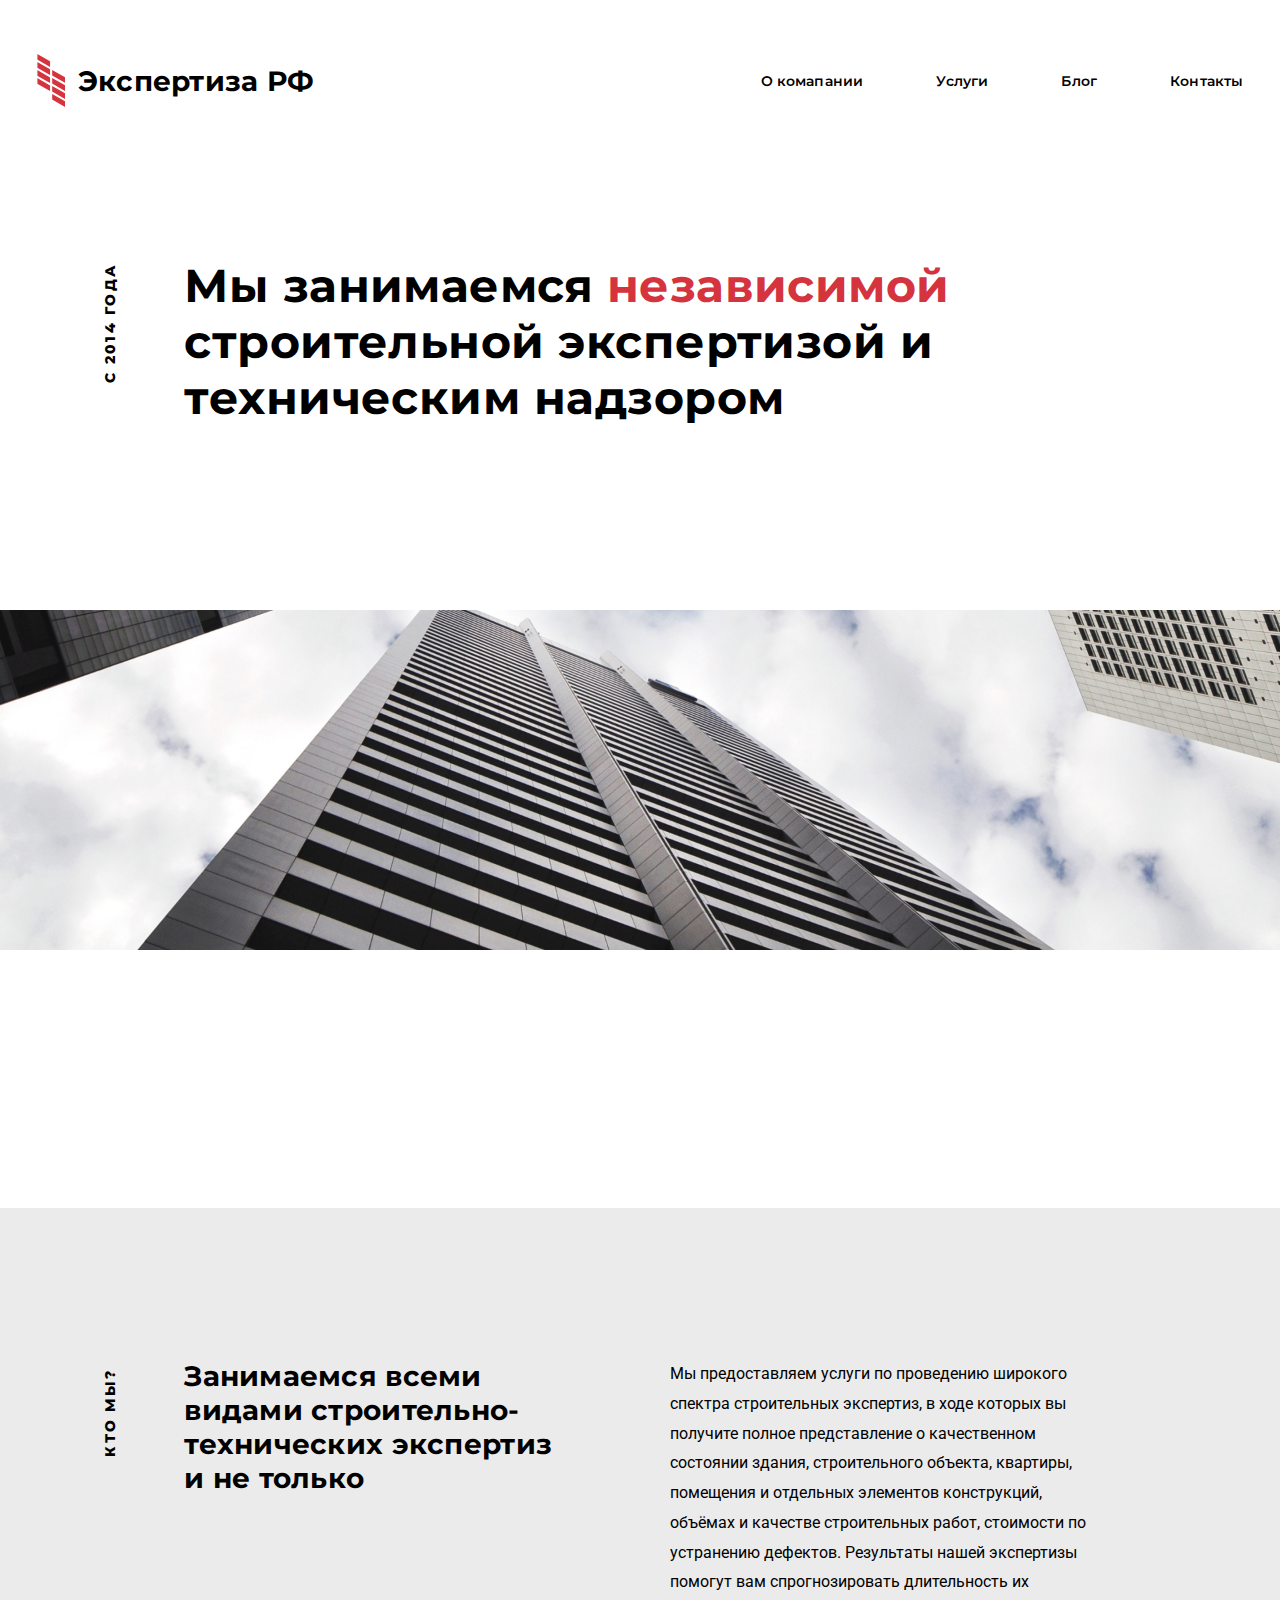
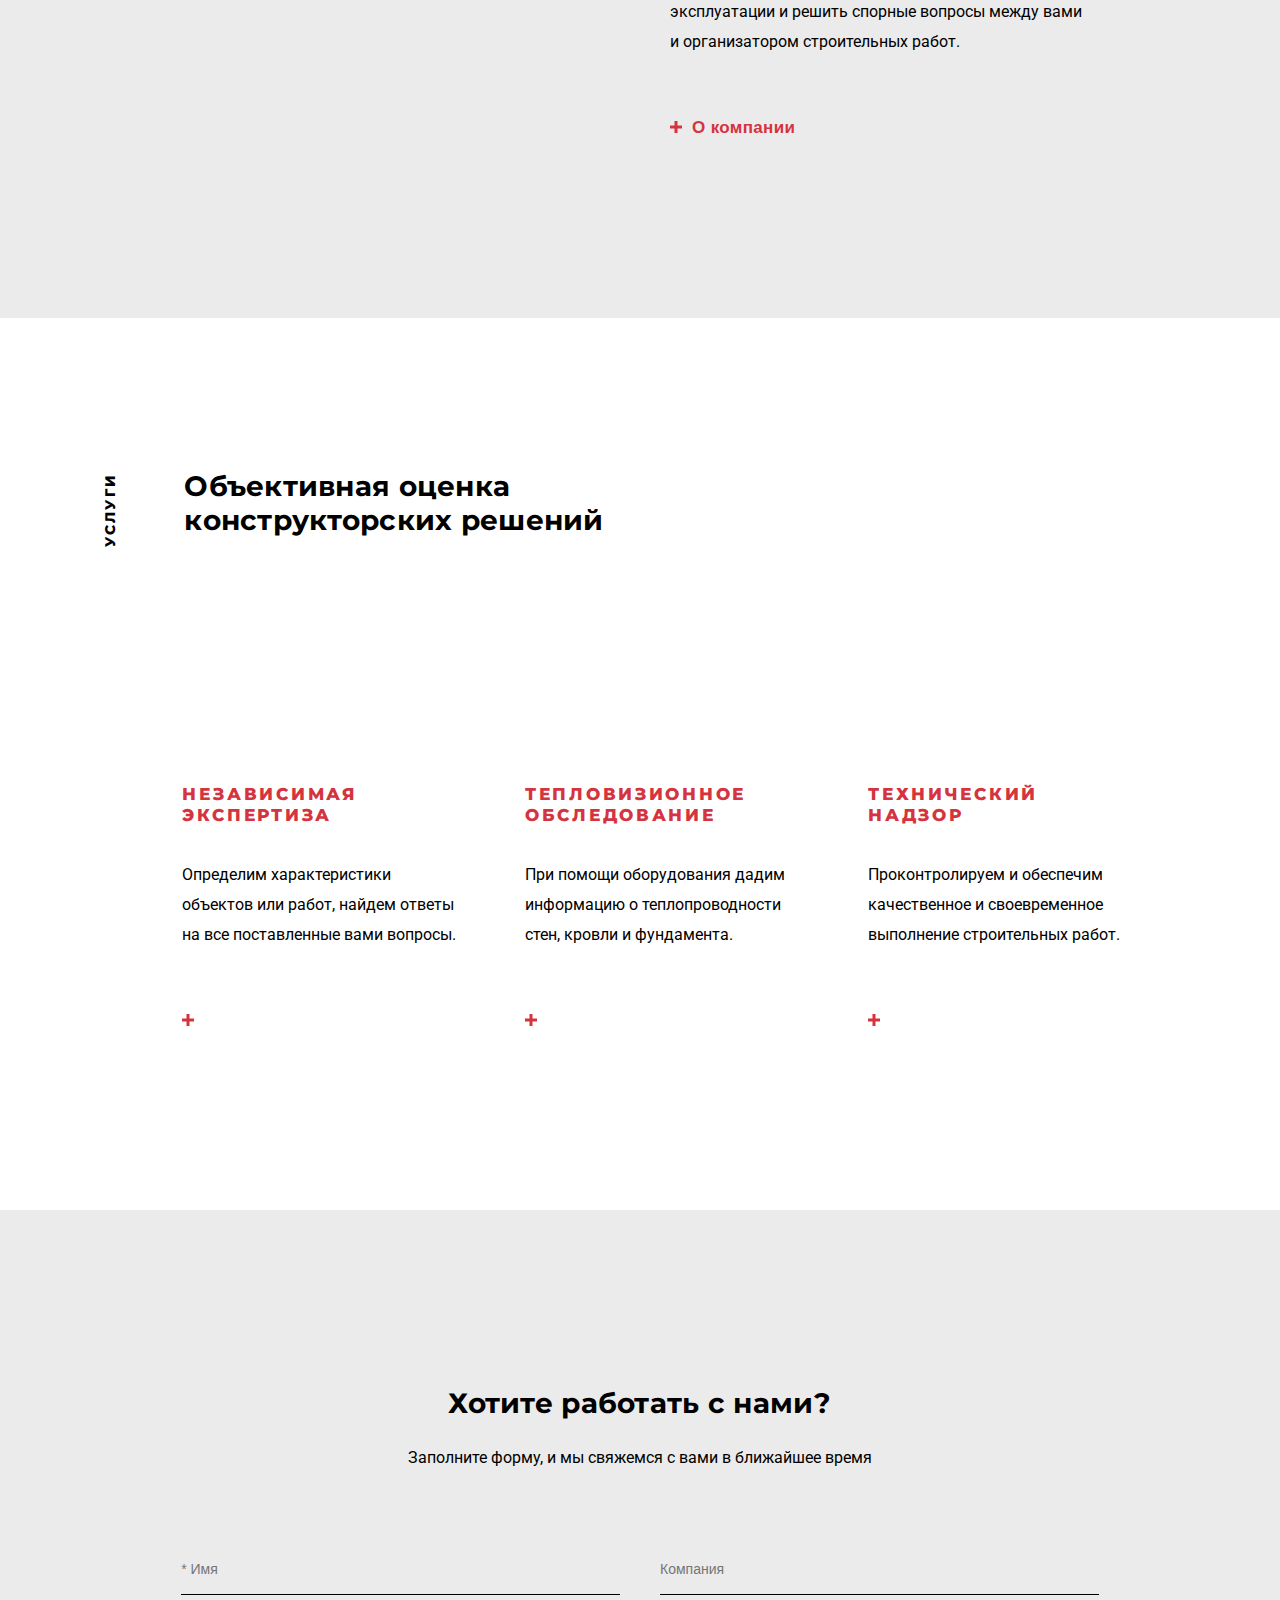
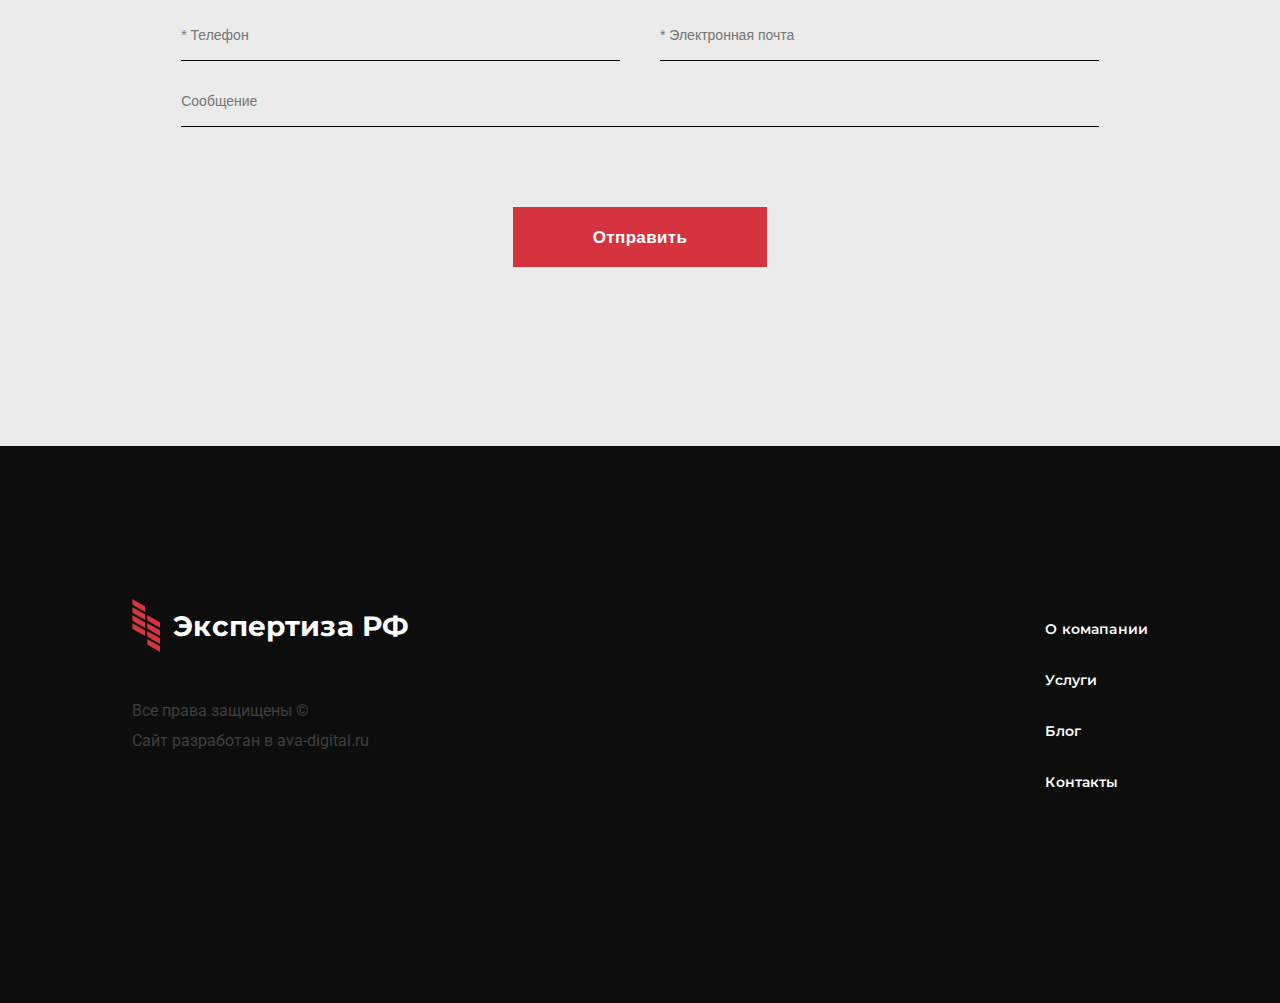
<file: index.html>
<!DOCTYPE html>
<html lang="en">
<head>
  <meta charset="UTF-8">
  <meta name="viewport" content="width=device-width, initial-scale=1.0">
  <title>Document</title>
  <link rel="stylesheet" href="css/style.css">
  <link href="https://fonts.googleapis.com/css?family=Montserrat:400,600,700,800,900&display=swap&subset=cyrillic" rel="stylesheet">
  <link href="https://fonts.googleapis.com/css?family=Roboto&display=swap&subset=cyrillic" rel="stylesheet">
  <link rel="stylesheet" href="css/animate.css">
</head>
<body>
  <!--Оболочка для демонстрации-->
  <div class="wrapper">
    <header class="header">
      <div class="container">
        <div class="header-block">
          <div class="header__logo">
            <a href="index.html" class="logo">
              <img class="logo__img" src="img/Frame.svg" alt="">
              <span class="logo__text">Экспертиза РФ</span>
            </a>
          </div>
          <div class="header__burger">
            <span></span>
          </div>
          <nav class="nav-wrap">
            <ul class="nav">
              <li class="current"><a href="about.html">О комапании</a></li>
              <li><a href="transfer.html">Услуги</a></li>
              <li><a href="blog.html">Блог</a></li>
              <li><a href="contact.html">Контакты</a></li>
            </ul>
          </nav>
        </div>
      </div>
    </header> 
  </div>
  <section class="intro" id="intro">
    <div class="container">
      <div class="intro-block">
        <div class="intro__vertical">
          <h2>с 2014 года</h2>
        </div>
        <div class="intro__title">
          <h1>
            Мы занимаемся <span>независимой</span> строительной экспертизой и техническим надзором
          </h1>
        </div>
      </div>
    </div>
  </section>
  <div class="main-banner"></div>
  <section class="about" id="about">
    <div class="container">
      <div class="about-block">
        <div class="about__left">
          <div class="about__vertical">
            <h2>КТО МЫ?</h2>
          </div>
          <div class="about__title">
            <h3>
              Занимаемся всеми видами строительно-технических экспертиз и не только
            </h3>
          </div>
        </div>
        <div class="about__content">
          <p>
            Мы предоставляем услуги по проведению широкого спектра строительных экспертиз, в ходе которых вы получите полное представление о качественном состоянии здания, строительного объекта, квартиры, помещения и отдельных элементов конструкций, объёмах и качестве строительных работ, стоимости по устранению дефектов. Результаты нашей экспертизы помогут вам спрогнозировать длительность их эксплуатации и решить спорные вопросы между вами и организатором строительных работ.
          </p>
          <a href="about.html">
            <div class="btnblock">
                <svg class="crossa" width="12" height="12">
                    <rect x="4.5" width="3" height="12" fill="#D5333E"></rect>
                    <rect x="12" y="4.5" width="3" height="12" transform="rotate(90 12 4.5)" fill="#D5333E"></rect>
                </svg>
                <div class="btn1">О компании</div>
            </div>
          </a>
        </div>
      </div>
    </div>
  </section>
  <div class="bl">

    <div class="bl__b1"></div>
    <div class="bl__b2"></div>
    <div class="bl__b3"></div>

    <section class="offer" id="offer">
      <div class="container">
        <div class="offer-block">
          <div class="offer__left">
            <div class="offer__vertical">
              <h2>услуги</h2>
            </div>
            <div class="offer__title">
              <h3>
                Объективная оценка конструкторских решений
              </h3>
            </div>
          </div>
          <div class="offer__content">
            <a class="offer-link offer__link1" href="forensics.html">
              <h4>НЕЗАВИСИМАЯ ЭКСПЕРТИЗА</h4>
                <p>Определим характеристики объектов или работ, найдем ответы на все поставленные вами вопросы.</p>
                <div class="btnblock">
                  <svg class="crossa" width="12" height="12">
                    <rect x="4.5" width="3" height="12" fill="#D5333E"></rect>
                    <rect x="12" y="4.5" width="3" height="12" transform="rotate(90 12 4.5)" fill="#D5333E"></rect>
                  </svg>
                  <div class="btn1">Подробнее</div>
                </div>
            </a>
            <a class="offer-link offer__link2" href="thermal.html">
              <h4>ТЕПЛОВИЗИОННОЕ ОБСЛЕДОВАНИЕ</h4>
              <p>При помощи оборудования дадим информацию о теплопроводности стен, кровли и фундамента.</p>
              <div class="btnblock">
                <svg class="crossa" width="12" height="12">
                    <rect x="4.5" width="3" height="12" fill="#D5333E"></rect>
                    <rect x="12" y="4.5" width="3" height="12" transform="rotate(90 12 4.5)" fill="#D5333E"></rect>
                </svg>
                <div class="btn1">Подробнее</div>
              </div>
            </a>
            <a class="offer-link offer__link3" href="tecnical.html">
              <h4>ТЕХНИЧЕСКИЙ НАДЗОР </h4>
              <p>Проконтролируем и обеспечим качественное и своевременное выполнение строительных работ.</p>
              <div class="btnblock">
                <svg class="crossa" width="12" height="12">
                    <rect x="4.5" width="3" height="12" fill="#D5333E"></rect>
                    <rect x="12" y="4.5" width="3" height="12" transform="rotate(90 12 4.5)" fill="#D5333E"></rect>
                </svg>
                <div class="btn1">Подробнее</div>
              </div>
            </a>
          </div>
        </div>
      </div>
    </section>
  </div>
  <section class="form">
    <div class="container">
      <div class="form-block">
        <div class="form__title">
          <h3>Хотите работать с нами?</h3>
          <p>Заполните форму, и мы свяжемся с вами в ближайшее время</p>
        </div>
        <div class="form__content">
          <form action="mail.php" method="POST" id="form">
            <div class="string">
              <div class="input__group">
                <input type="text" name="username" class="input contacts__input" placeholder="* Имя">
              </div>
              <div class="input__group">
                <input type="text" name="company" class="input contacts__input" placeholder="Компания"> 
              </div>
            </div>
            <div class="string">
              <div class="input__group">
                <input type="tel" name="userphone" class="input contacts__input phone" placeholder="* Телефон">
              </div>
              <div class="input__group">
                <input type="email" name="email" class="input contacts__input" placeholder="* Электронная почта">
              </div>
            </div>
            <div class="input__group">
                <input type="message" name="message" class="input contacts__input contacts__input_thin" placeholder="Сообщение">
            </div>
            <div class="form__button">
              <button class="button">Отправить
              </button>
            </div>
          </form>
        </div>
      </div>
    </div>
  </section>
  <footer class="footer">
    <div class="container footer-container">
      <div class="footer-block">
        <div class="footer__logo">
          <a href="index.html" class="logo">
            <img class="logo__img" src="img/Frame.svg" alt="">Экспертиза РФ
          </a>
          <div class="subscribe">
            <p>
              Все права защищены © <br>
  
              Сайт разработан в 
              <a class="ava" href="//ava-digital.ru">ava-digital.ru</a>
            </p>
          </div>
        </div>

        <nav class="footer-wrap">
          <ul class="nav footer__nav">
            <li class="current"><a href="about.html">О комапании</a></li>
            <li><a href="transfer.html">Услуги</a></li>
            <li><a href="blog.html">Блог</a></li>
            <li><a href="contact.html">Контакты</a></li>
          </ul>
        </nav>
      </div>
    </div>
  </footer>
  <script src="js/jquery-3.5.0.min.js"></script>
  <script src="js/jquery.validate.min.js"></script>
  <script src="js/main.js"></script>
  <script src="js/wow.min.js"></script>
  <script>
    new WOW().init()
  </script>
</body>
</body>
</html>
</file>
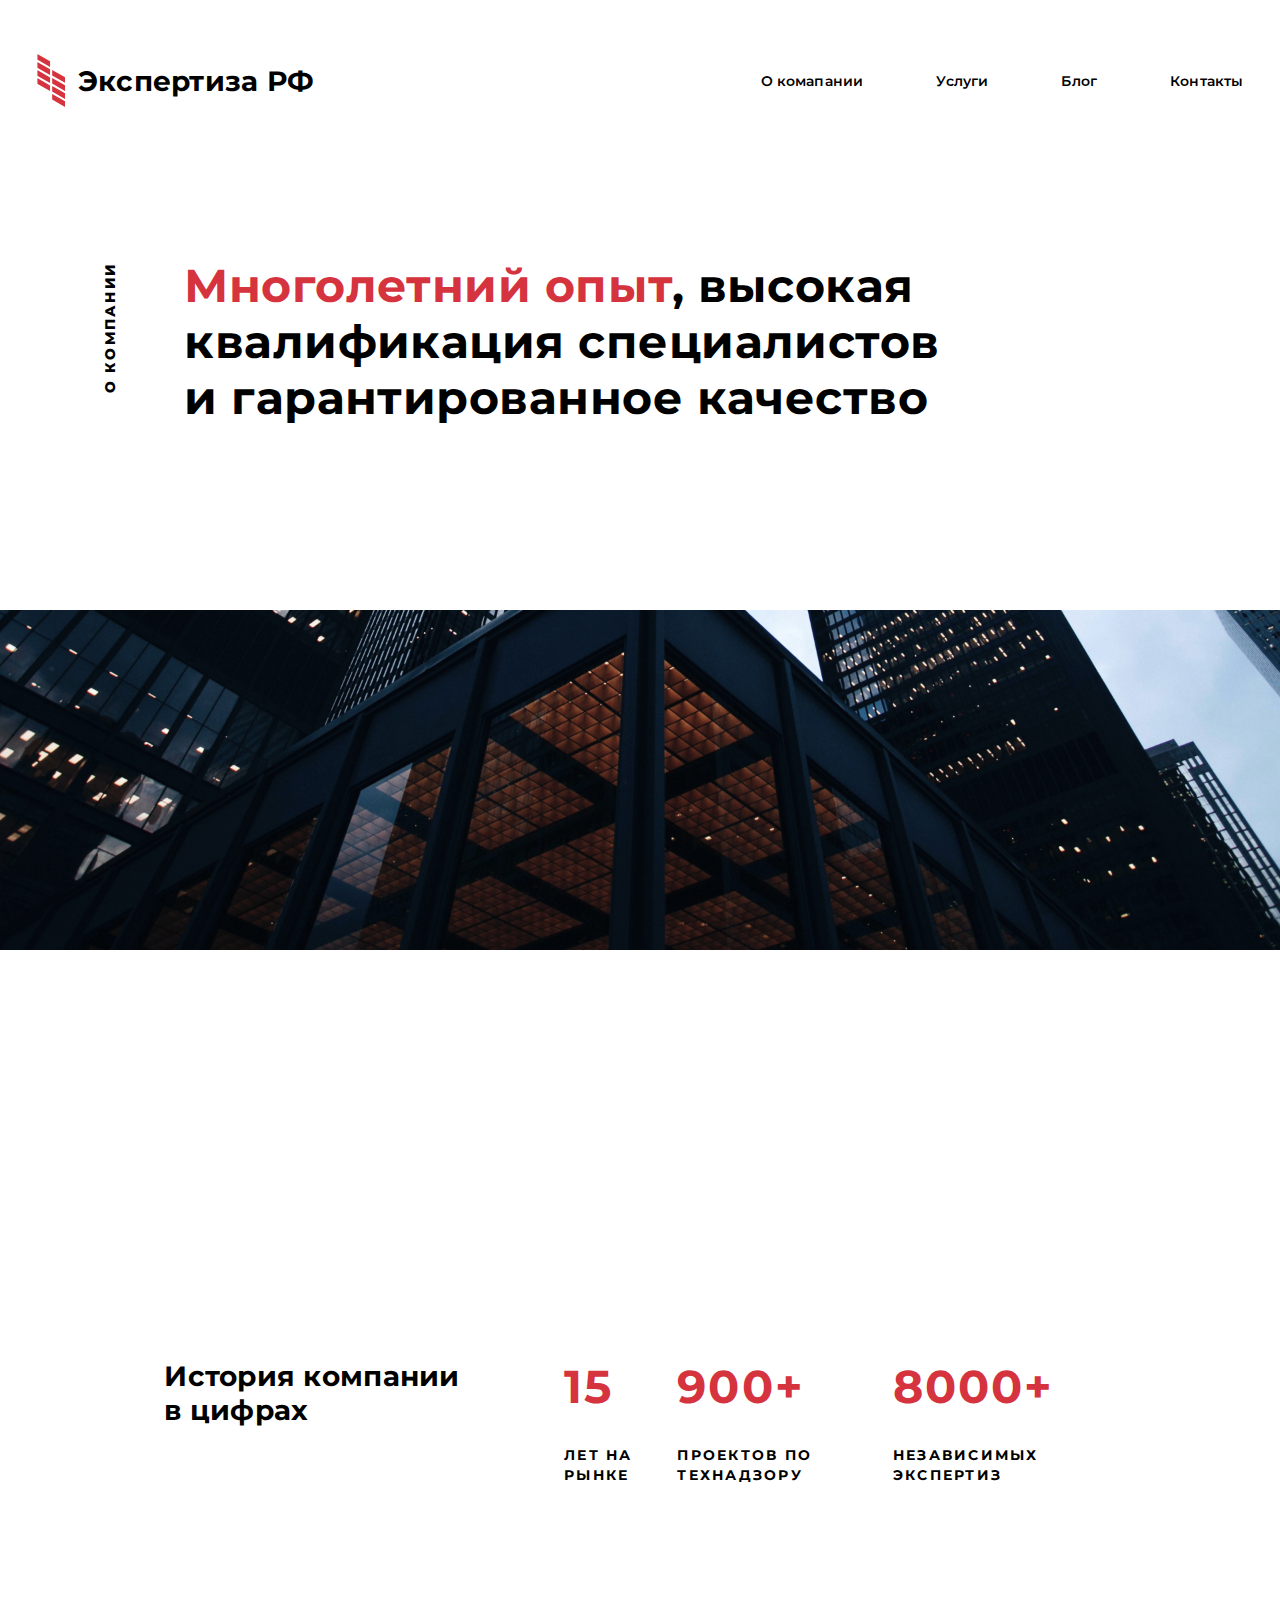
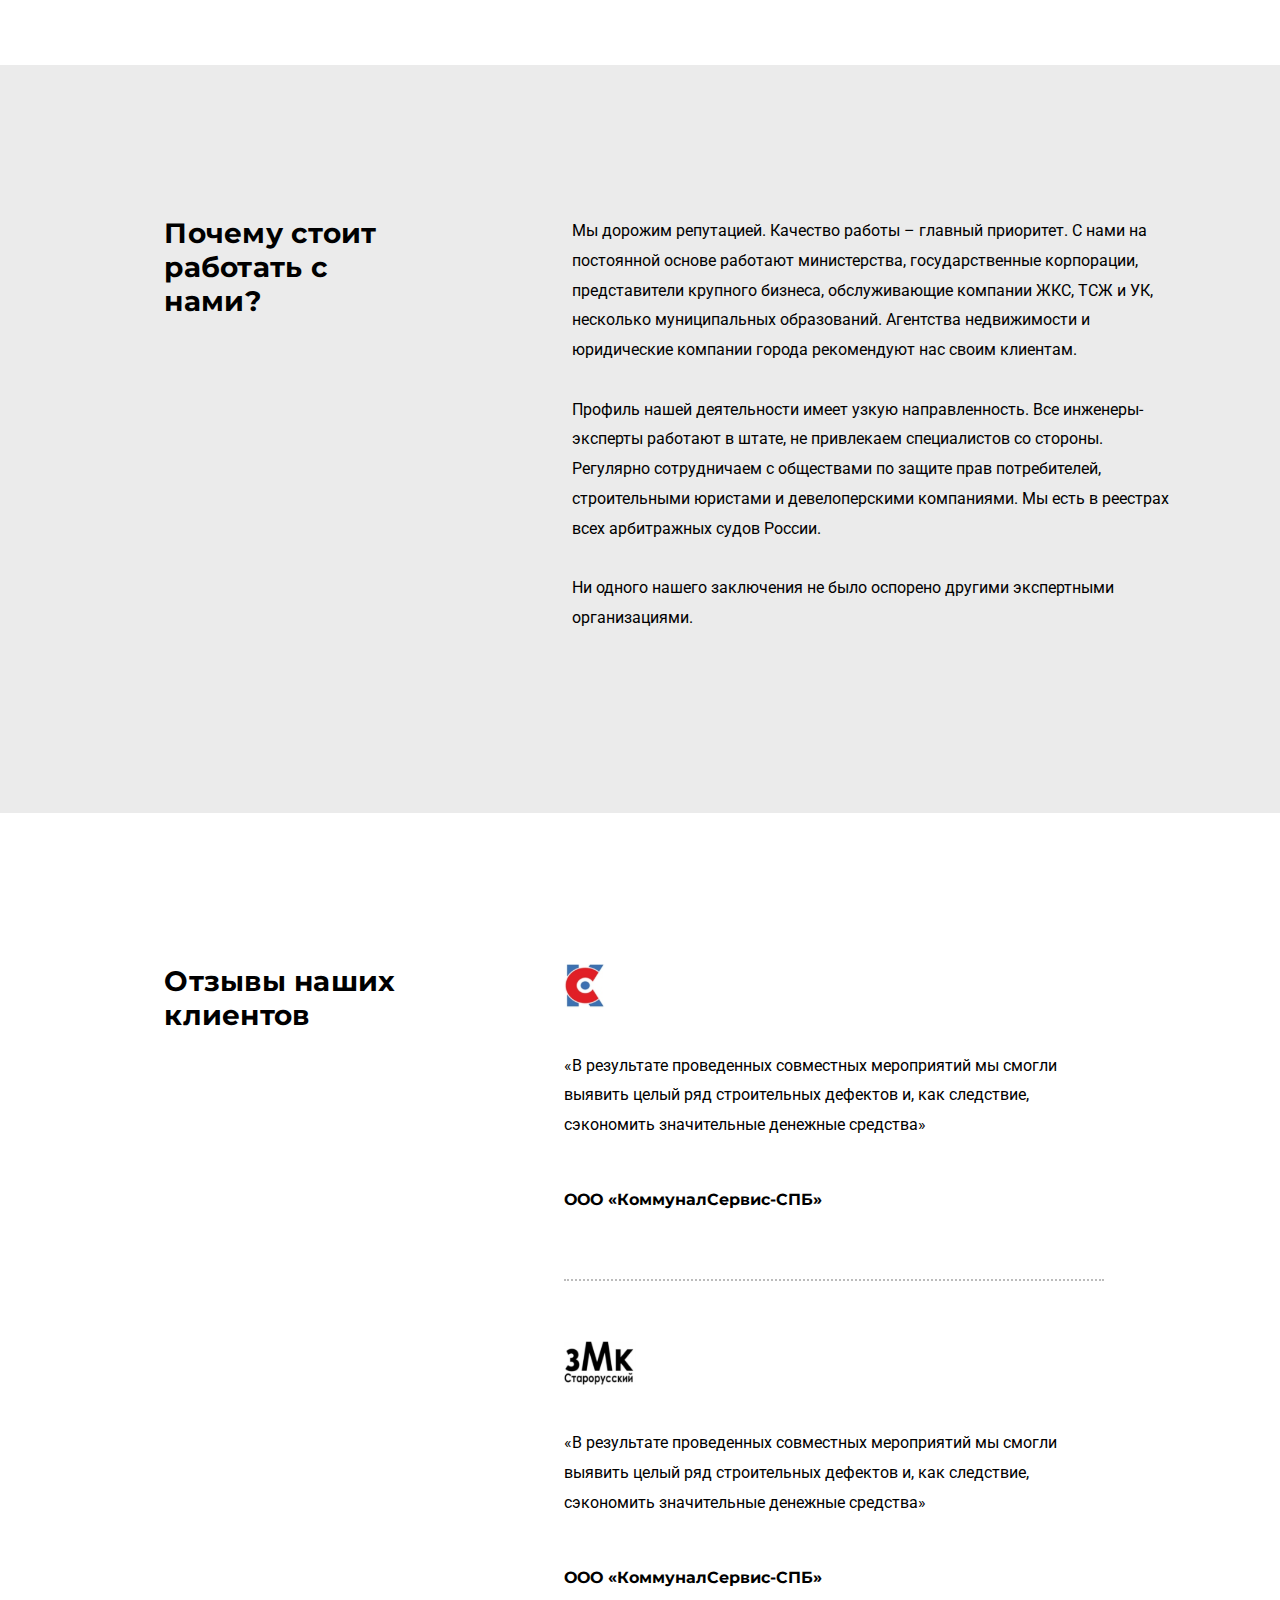
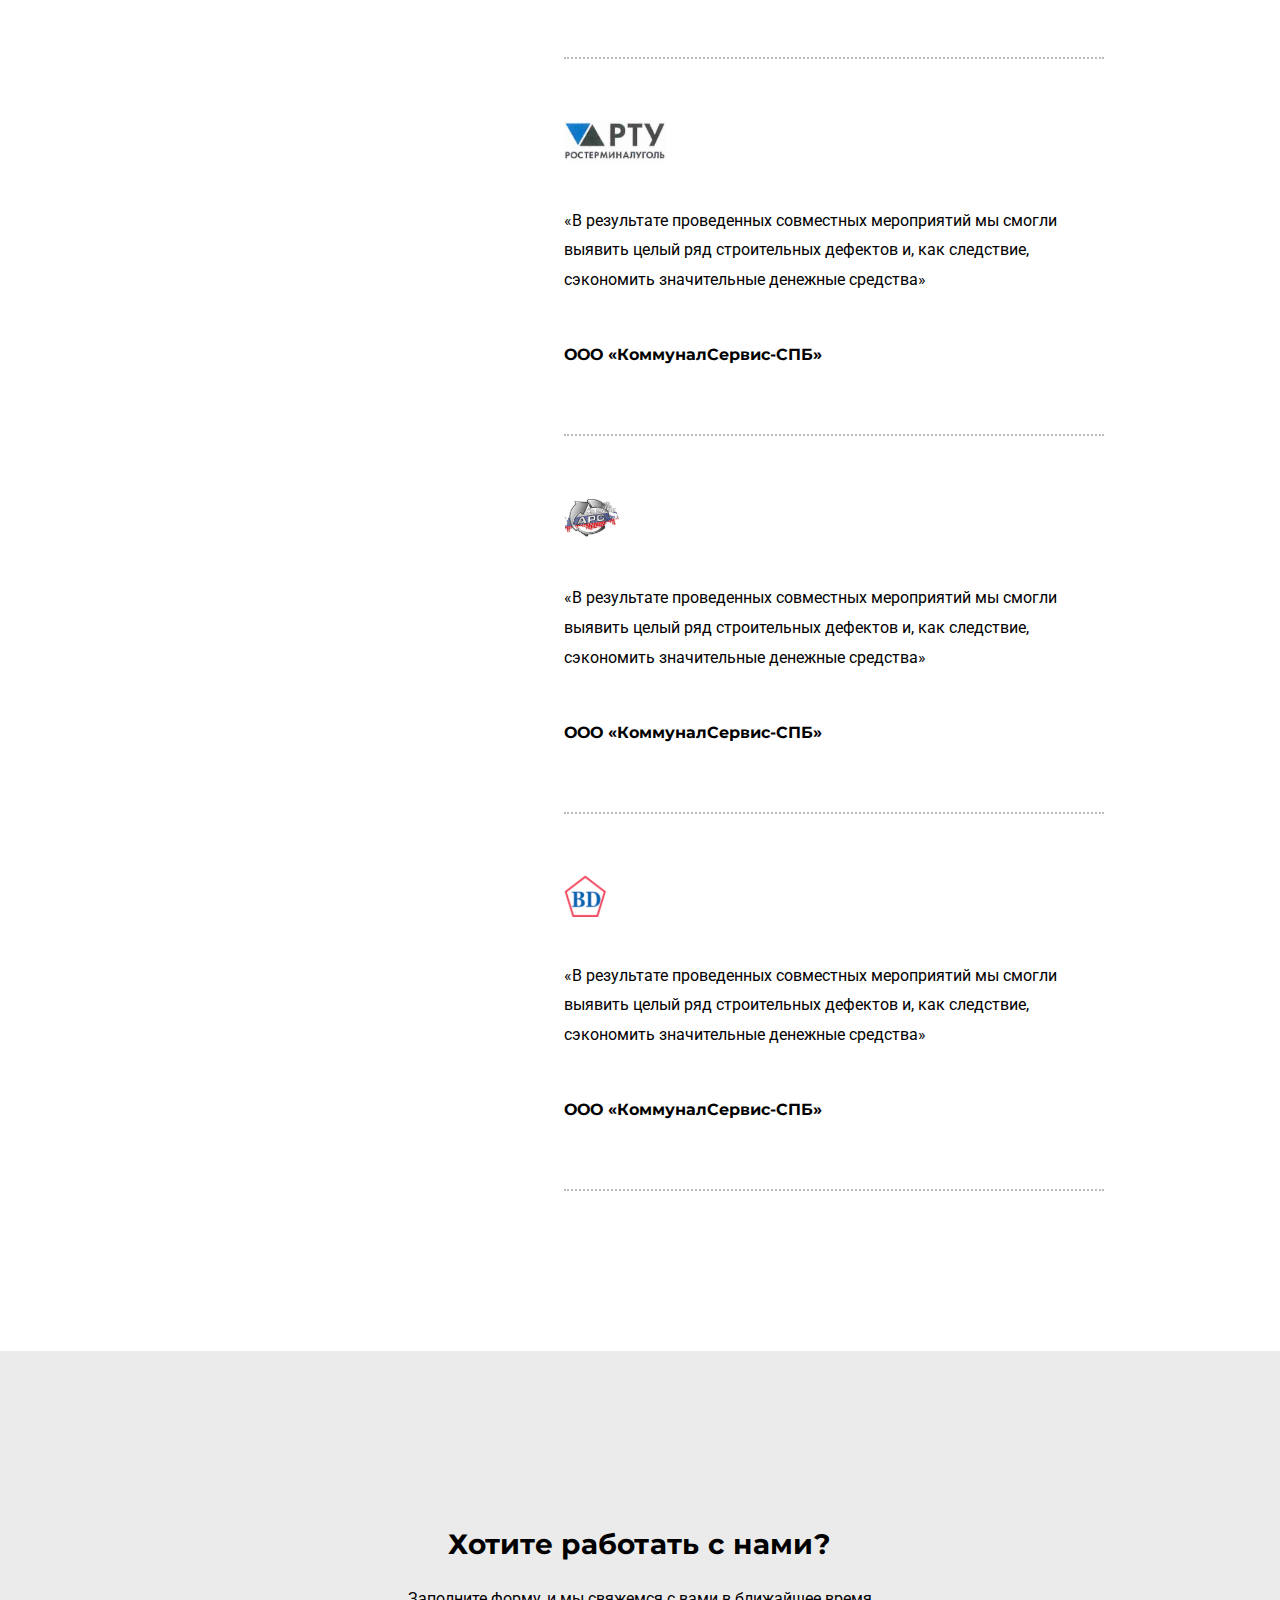
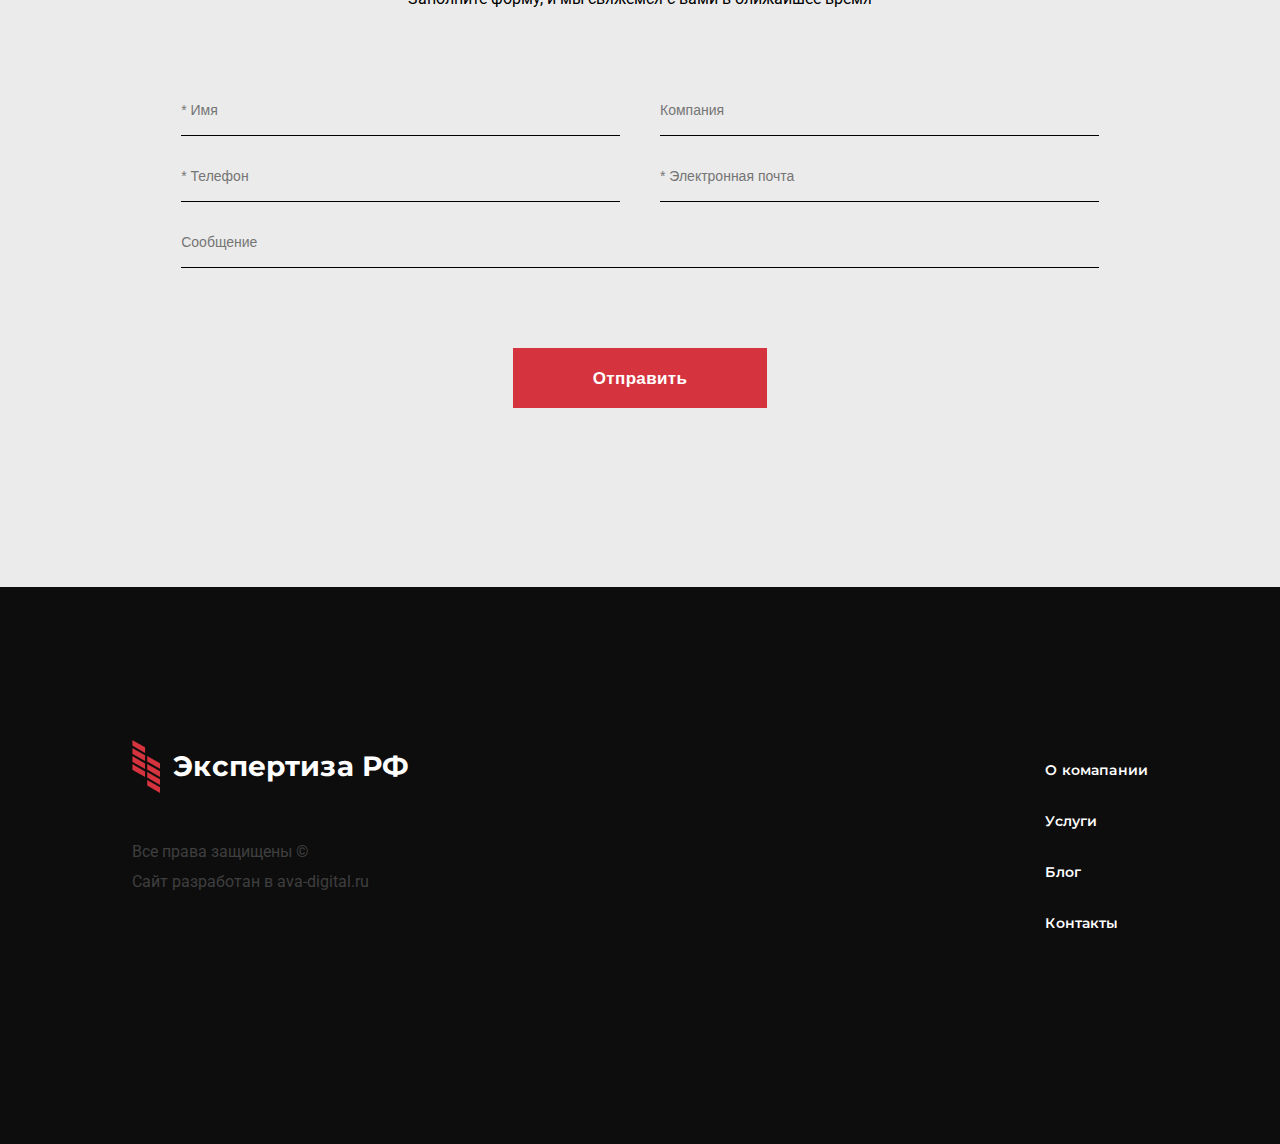
<file: about.html>
<!DOCTYPE html>
<html lang="en">
<head>
  <meta charset="UTF-8">
  <meta name="viewport" content="width=device-width, initial-scale=1.0">
  <title>Document</title>
  <link rel="stylesheet" href="css/style.css">
  <link rel="stylesheet" href="css/forensics.css">
  <link href="https://fonts.googleapis.com/css?family=Montserrat:400,600,700,800,900&display=swap&subset=cyrillic" rel="stylesheet">
  <link href="https://fonts.googleapis.com/css?family=Roboto&display=swap&subset=cyrillic" rel="stylesheet">
  <link rel="stylesheet" href="css/animate.css">
</head>
<body>
  <!--Оболочка для демонстрации-->
  <div class="wrapper">
    <header class="header">
      <div class="container">
        <div class="header-block">
          <div class="header__logo">
            <a href="index.html" class="logo">
              <img class="logo__img" src="img/Frame.svg" alt="">
              <span class="logo__text">Экспертиза РФ</span>
            </a>
          </div>
          <div class="header__burger">
            <span></span>
          </div>
          <nav class="nav-wrap">
            <ul class="nav">
              <li class="current"><a href="about.html">О комапании</a></li>
              <li><a href="transfer.html">Услуги</a></li>
              <li><a href="blog.html">Блог</a></li>
              <li><a href="contact.html">Контакты</a></li>
            </ul>
          </nav>
        </div>
      </div>
    </header> 
  </div>
  <section class="intro" id="intro">
    <div class="container">
      <div class="intro-block">
        <div class="intro__vertical">
          <h2>о компании</h2>
        </div>
        <div class="intro__title">
          <h1>
            <span>Многолетний опыт</span>, высокая квалификация специалистов и гарантированное качество 
          </h1>
        </div>
      </div>
    </div>
  </section>
  <div class="about-banner"></div>
  <section class="history">
    <div class="container">
      <div class="history-block">
        <div class="history__left">
            <h3 class="history__title">
              История компании в цифрах
            </h3>
        </div>
        <div class="history__content">
            <div class="history__box">
              <h3>15</h3>
              <h5>лет на рынке</h5>
            </div>
            <div class="history__box">
              <h3>900+</h3>
              <h5>проектов по технадзору</h5>
            </div>
            <div class="history__box">
              <h3>8000+</h3>
              <h5>независимых экспертиз</h5>
            </div>
        </div>
      </div>
    </div>
  </section>
  <section class="type type_shadow">
    <div class="container">
      <div class="type-block">
        <div class="type__left">
          <div class="type__title title3">
            <h3>
              Почему стоит работать с нами?
            </h3>
          </div>
        </div>
        <div class="type__content">
          <p>
            Мы дорожим репутацией. Качество работы – главный приоритет. С нами на постоянной основе работают министерства, государственные корпорации, представители крупного бизнеса, обслуживающие компании ЖКС, ТСЖ и УК, несколько муниципальных образований. Агентства недвижимости и юридические компании города рекомендуют нас своим клиентам.<br><br> Профиль нашей деятельности имеет узкую направленность. Все инженеры-эксперты работают в штате, не привлекаем специалистов со стороны. Регулярно сотрудничаем с обществами по защите прав потребителей, строительными юристами и девелоперскими компаниями. Мы есть в реестрах всех арбитражных судов России.<br><br> Ни одного нашего заключения не было оспорено другими экспертными организациями.
          </p>
        </div>
      </div>
    </div>
  </section>
  <section class="feedback">
    <div class="container">
      <div class="feedback-block">
        <div class="feedback__left">
          <div class="feedback__title title3">
            <h3>
              Отзывы наших клиентов
            </h3>
          </div>
        </div>
        <div class="feedback__content">
          <div class="feedback__box">
            <div class="feedback__logo">
              <img src="img/1logo.svg" alt="logo">
            </div>
            <p>
              «В результате проведенных совместных мероприятий мы смогли выявить целый ряд строительных дефектов и, как следствие, сэкономить значительные денежные средства»
            </p>
            <h6>ООО «КоммуналСервис-СПБ»</h6>
          </div>
          <div class="feedback__box">
            <div class="feedback__logo">
              <img src="img/2logo.svg" alt="logo">
            </div>
            <p>
              «В результате проведенных совместных мероприятий мы смогли выявить целый ряд строительных дефектов и, как следствие, сэкономить значительные денежные средства»
            </p>
            <h6>ООО «КоммуналСервис-СПБ»</h6>
          </div>
          <div class="feedback__box">
            <div class="feedback__logo">
              <img src="img/3logo.svg" alt="logo">
            </div>
            <p>
              «В результате проведенных совместных мероприятий мы смогли выявить целый ряд строительных дефектов и, как следствие, сэкономить значительные денежные средства»
            </p>
            <h6>ООО «КоммуналСервис-СПБ»</h6>
          </div>
          <div class="feedback__box">
            <div class="feedback__logo">
              <img src="img/4logo.svg" alt="logo">
            </div>
            <p>
              «В результате проведенных совместных мероприятий мы смогли выявить целый ряд строительных дефектов и, как следствие, сэкономить значительные денежные средства»
            </p>
            <h6>ООО «КоммуналСервис-СПБ»</h6>
          </div>
          <div class="feedback__box">
            <div class="feedback__logo">
              <img src="img/5logo.svg" alt="logo">
            </div>
            <p>
              «В результате проведенных совместных мероприятий мы смогли выявить целый ряд строительных дефектов и, как следствие, сэкономить значительные денежные средства»
            </p>
            <h6>ООО «КоммуналСервис-СПБ»</h6>
          </div>
        </div>
      </div>
    </div>
  </section>
  <section class="form">
    <div class="container">
      <div class="form-block">
        <div class="form__title">
          <h3>Хотите работать с нами?</h3>
          <p>Заполните форму, и мы свяжемся с вами в ближайшее время</p>
        </div>
        <div class="form__content">
          <form action="mail.php" method="POST" id="form">
            <div class="string">
              <div class="input__group">
                <input type="text" name="username" class="input contacts__input" placeholder="* Имя">
              </div>
              <div class="input__group">
                <input type="text" name="company" class="input contacts__input" placeholder="Компания"> 
              </div>
            </div>
            <div class="string">
              <div class="input__group">
                <input type="tel" name="userphone" class="input contacts__input phone" placeholder="* Телефон">
              </div>
              <div class="input__group">
                <input type="email" name="email" class="input contacts__input" placeholder="* Электронная почта">
              </div>
            </div>
            <div class="input__group">
                <input type="message" name="message" class="input contacts__input contacts__input_thin" placeholder="Сообщение">
            </div>
            <div class="form__button">
              <button class="button">Отправить
              </button>
            </div>
          </form>
        </div>
      </div>
    </div>
  </section>
  <footer class="footer">
    <div class="container footer-container">
      <div class="footer-block">
        <div class="footer__logo">
          <a href="index.html" class="logo">
            <img class="logo__img" src="img/Frame.svg" alt="">Экспертиза РФ
          </a>
          <div class="subscribe">
            <p>
              Все права защищены © <br>
  
              Сайт разработан в 
              <a class="ava" href="//ava-digital.ru">ava-digital.ru</a>
            </p>
          </div>
        </div>

        <nav class="footer-wrap">
          <ul class="nav footer__nav">
            <li class="current"><a href="about.html">О комапании</a></li>
            <li><a href="transfer.html">Услуги</a></li>
            <li><a href="blog.html">Блог</a></li>
            <li><a href="contact.html">Контакты</a></li>
          </ul>
        </nav>
      </div>
    </div>
  </footer>
  <script src="js/jquery-3.5.0.min.js"></script>
  <script src="js/jquery.validate.min.js"></script>
  <script src="js/main.js"></script>
  <script src="js/wow.min.js"></script>
  <script>
    new WOW().init()
  </script>
</body>
</body>
</html>
</file>
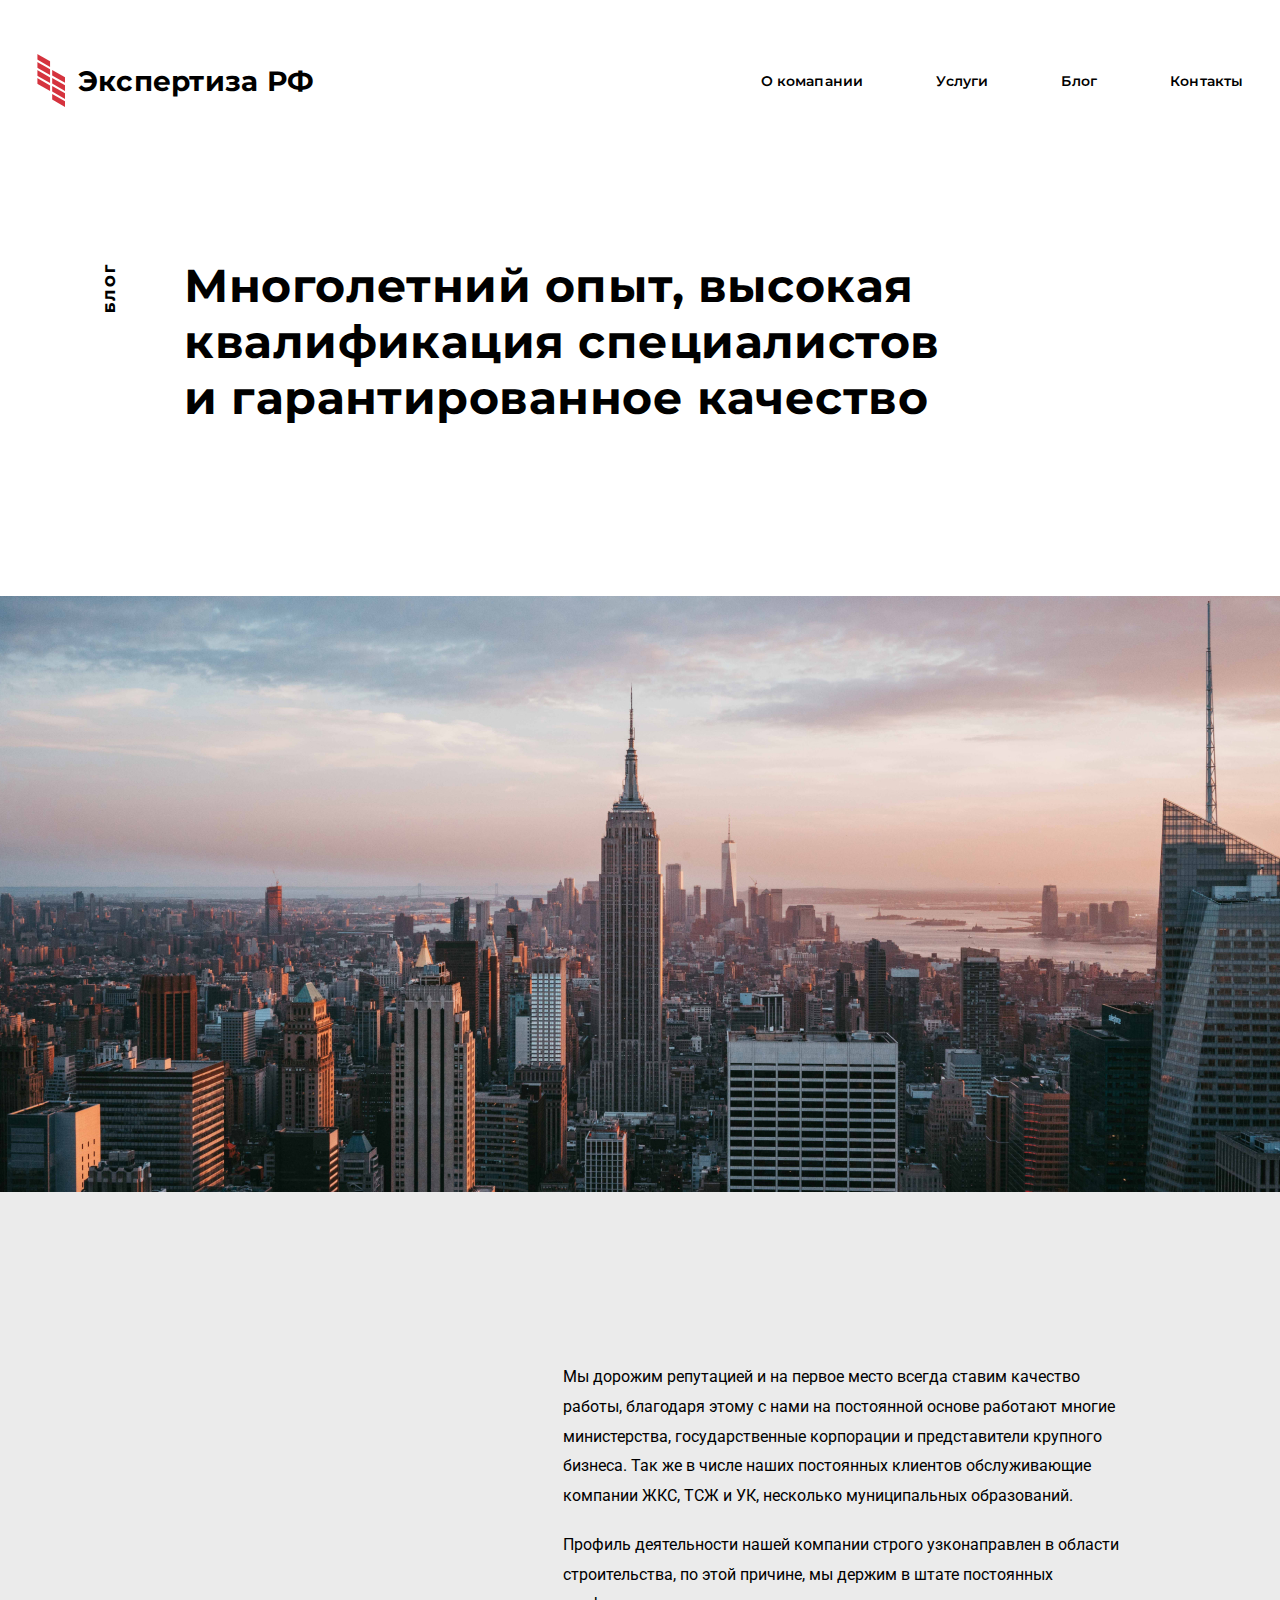
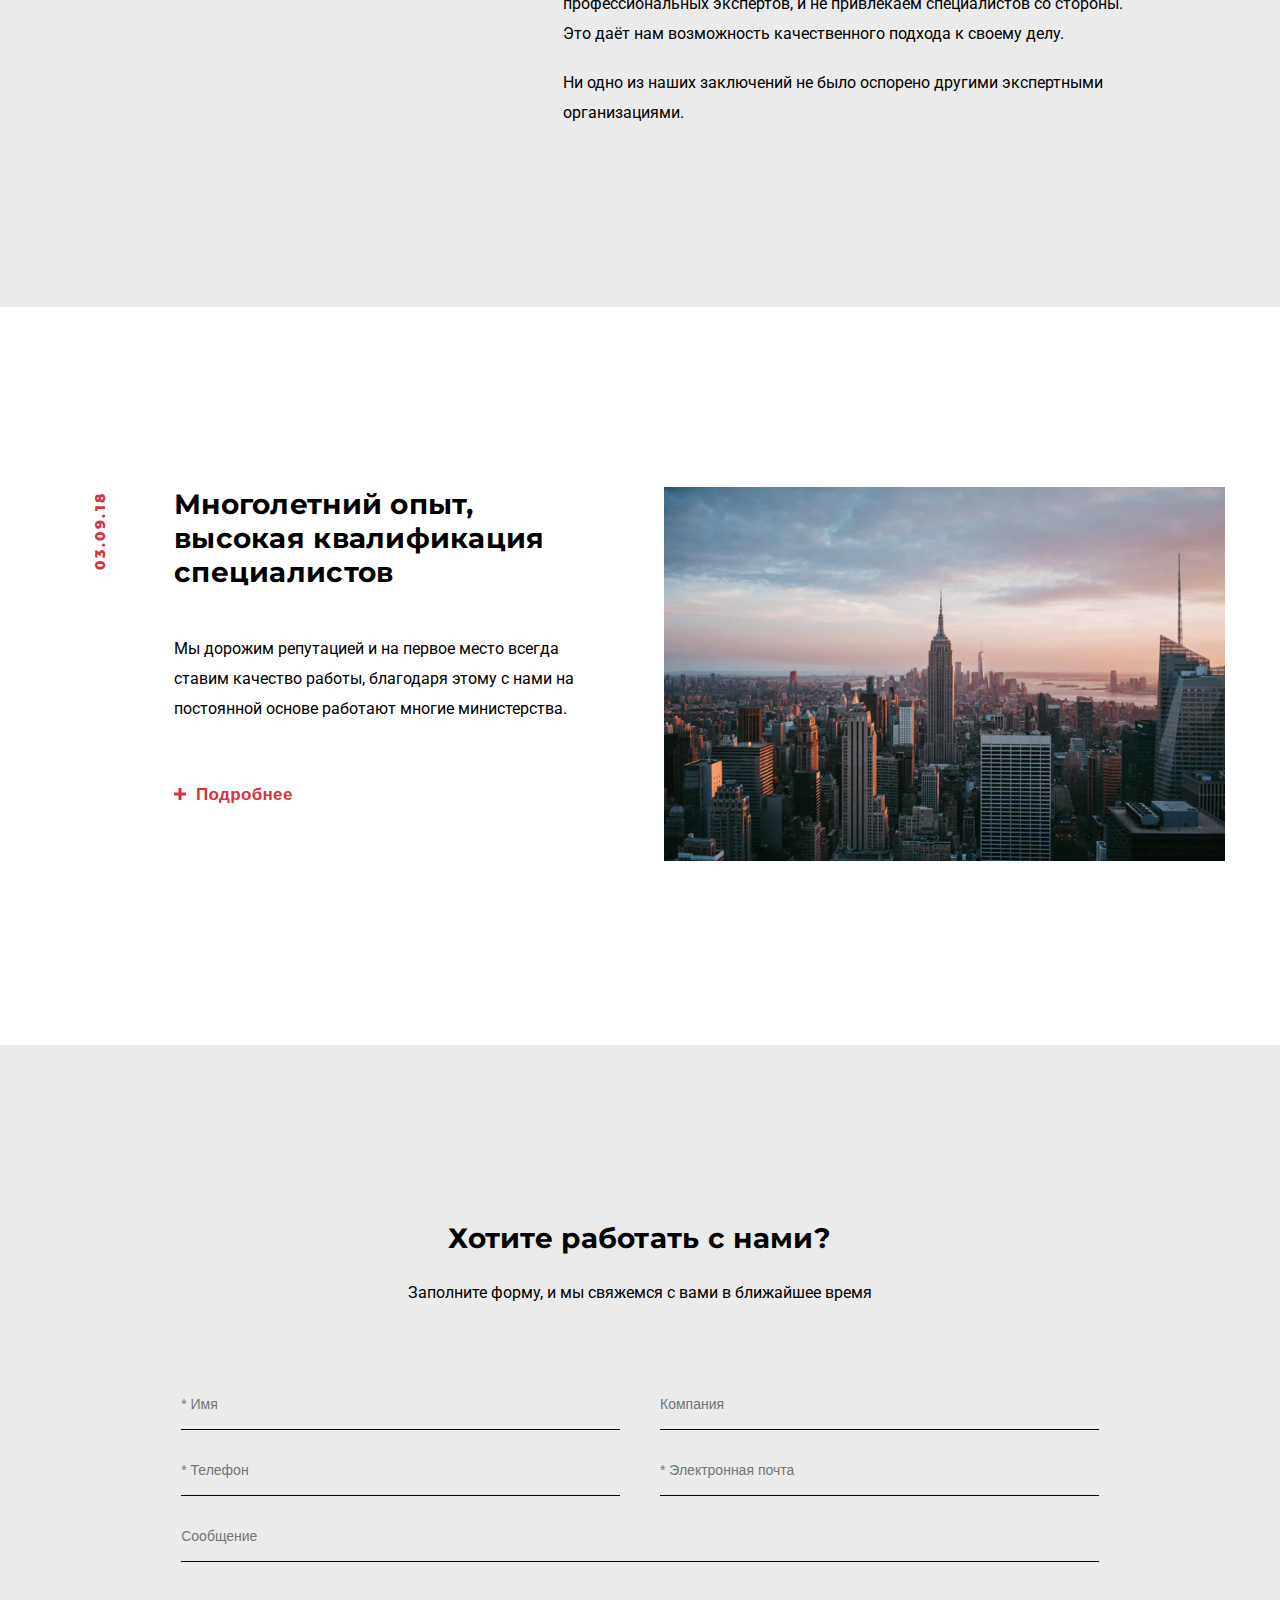
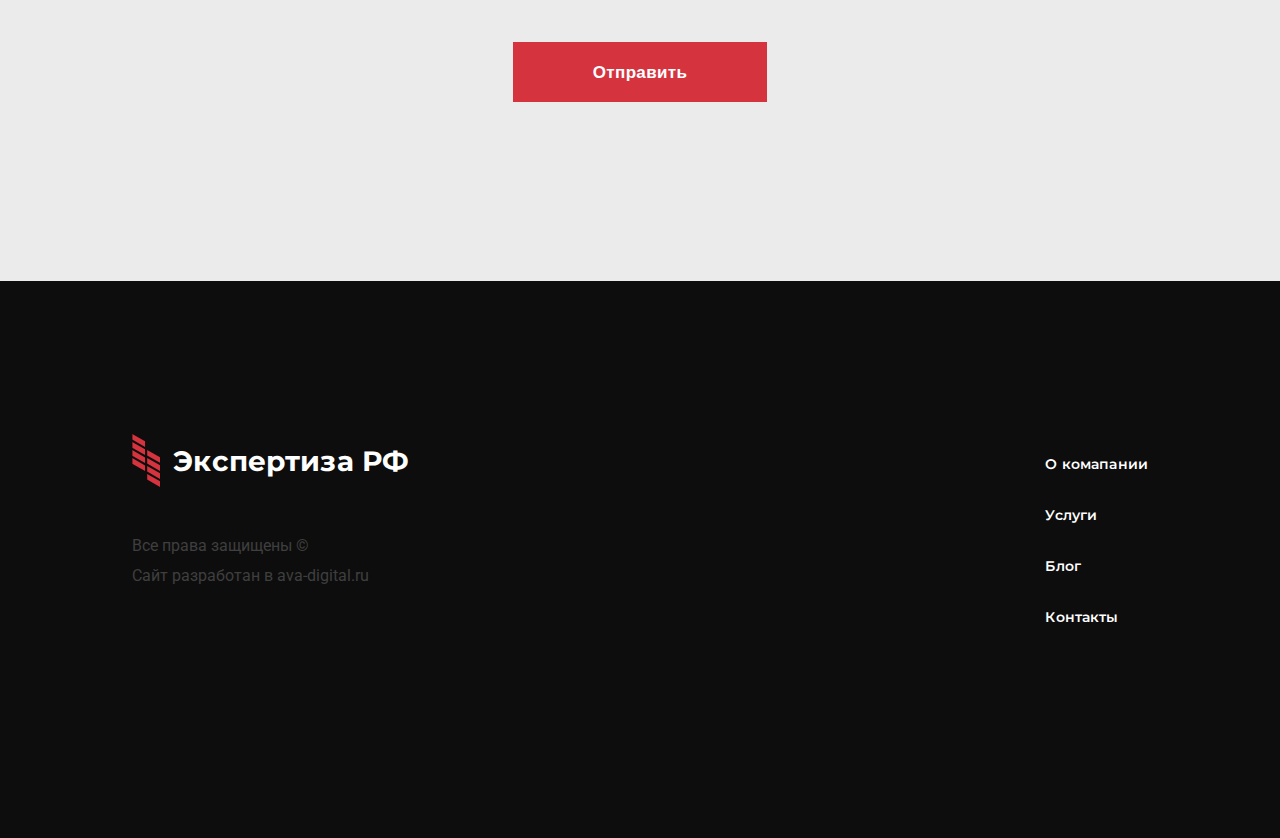
<file: article.html>
<!DOCTYPE html>
<html lang="en">
<head>
  <meta charset="UTF-8">
  <meta name="viewport" content="width=device-width, initial-scale=1.0">
  <title>Document</title>
  <link rel="stylesheet" href="css/style.css">
  <link rel="stylesheet" href="css/article.css">
  <link rel="stylesheet" href="css/blog.css">
  <link href="https://fonts.googleapis.com/css?family=Montserrat:400,600,700,800,900&display=swap&subset=cyrillic" rel="stylesheet">
  <link href="https://fonts.googleapis.com/css?family=Roboto&display=swap&subset=cyrillic" rel="stylesheet">
</head>
<body>
  <header class="header">
    <div class="container">
      <div class="header-block">
        <div class="header__logo">
          <a href="index.html" class="logo">
            <img class="logo__img" src="img/Frame.svg" alt="">
            <span class="logo__text">Экспертиза РФ</span>
          </a>
        </div>
        <div class="header__burger">
          <span></span>
        </div>
        <nav class="nav-wrap">
          <ul class="nav">
            <li class="current"><a href="about.html">О комапании</a></li>
            <li><a href="transfer.html">Услуги</a></li>
            <li><a href="blog.html">Блог</a></li>
            <li><a href="contact.html">Контакты</a></li>
          </ul>
        </nav>
      </div>
    </div>
  </header> 
  <section class="intro" id="intro">
    <div class="container">
      <div class="intro-block">
        <div class="intro__vertical">
          <h2>Блог</h2>
        </div>
        <div class="intro__title">
          <h1>
            Многолетний опыт, высокая квалификация специалистов и гарантированное качество
          </h1>
        </div>
      </div>
    </div>
  </section>

  <!--Article(for Blog) start-->
  <div class="article-banner">
  </div>
  <section class="article">
       <div class="container">
          <div class="article__end">
            <div class="article__content">
                <p>
                    Мы дорожим репутацией и на первое место всегда ставим качество работы, благодаря этому с нами на постоянной основе работают многие министерства, государственные корпорации и представители крупного бизнеса. Так же в числе наших постоянных клиентов обслуживающие компании ЖКС, ТСЖ и УК, несколько муниципальных образований.           
                </p><br>
                <p>
                    Профиль деятельности нашей компании строго узконаправлен в области строительства, по этой причине, мы держим в штате постоянных профессиональных экспертов, и не привлекаем специалистов со стороны. Это даёт нам возможность качественного подхода к своему делу.
                </p><br>
                <p>
                    Ни одно из наших заключений не было оспорено другими экспертными организациями.
                </p>
            </div>
          </div>
        </div>
  </section>
  <section class="article-section">
    <section class="blog">
        <div class="container">
            <div class="blog-box">
                <div class="blog__item">
                    <div class="blog__vertical vertical">
                        <h2>03.09.18</h2>
                    </div>
                    <div class="blog__content">
                        <h3>Многолетний опыт, высокая квалификация специалистов </h3>
                        <p>Мы дорожим репутацией и на первое место всегда ставим качество работы, благодаря этому с нами на постоянной основе работают многие министерства.</p>
                        <a href="#">
                            <div class="btnblock">
                            <svg class="crossa" width="12" height="12">
                                <rect x="4.5" width="3" height="12" fill="#D5333E"></rect>
                                <rect x="12" y="4.5" width="3" height="12" transform="rotate(90 12 4.5)" fill="#D5333E"></rect>
                            </svg>
                            <div class="btn1">Подробнее</div>
                            </div>
                        </a>
                    </div>
                </div>
                <div class="blog__image">
                    <img src="img/blog_image.jpg" alt="Blog_image">
                </div>
            </div>
        </div>
   </section>
  </section>

  <!--Article(for Blog) end-->


  <section class="form">
    <div class="container">
      <div class="form-block">
        <div class="form__title">
          <h3>Хотите работать с нами?</h3>
          <p>Заполните форму, и мы свяжемся с вами в ближайшее время</p>
        </div>
        <div class="form__content">
          <form action="mail.php" method="POST" id="form">
            <div class="string">
              <div class="input__group">
                <input type="text" name="username" class="input contacts__input" placeholder="* Имя">
              </div>
              <div class="input__group">
                <input type="text" name="company" class="input contacts__input" placeholder="Компания"> 
              </div>
            </div>
            <div class="string">
              <div class="input__group">
                <input type="tel" name="userphone" class="input contacts__input phone" placeholder="* Телефон">
              </div>
              <div class="input__group">
                <input type="email" name="email" class="input contacts__input" placeholder="* Электронная почта">
              </div>
            </div>
            <div class="input__group">
                <input type="message" name="message" class="input contacts__input contacts__input_thin" placeholder="Сообщение">
            </div>
            <div class="form__button">
              <button class="button">Отправить
              </button>
            </div>
          </form>
        </div>
      </div>
    </div>
  </section>
  <footer class="footer">
    <div class="container footer-container">
      <div class="footer-block">
        <div class="footer__logo">
          <a href="index.html" class="logo">
            <img class="logo__img" src="img/Frame.svg" alt="">Экспертиза РФ
          </a>
          <div class="subscribe">
            <p>
              Все права защищены © <br>
  
              Сайт разработан в 
              <a class="ava" href="//ava-digital.ru">ava-digital.ru</a>
            </p>
          </div>
        </div>

        <nav class="footer-wrap">
          <ul class="nav footer__nav">
            <li class="current"><a href="about.html">О комапании</a></li>
            <li><a href="transfer.html">Услуги</a></li>
            <li><a href="blog.html">Блог</a></li>
            <li><a href="contact.html">Контакты</a></li>
          </ul>
        </nav>
      </div>
    </div>
  </footer>
</body>
</html>
</file>
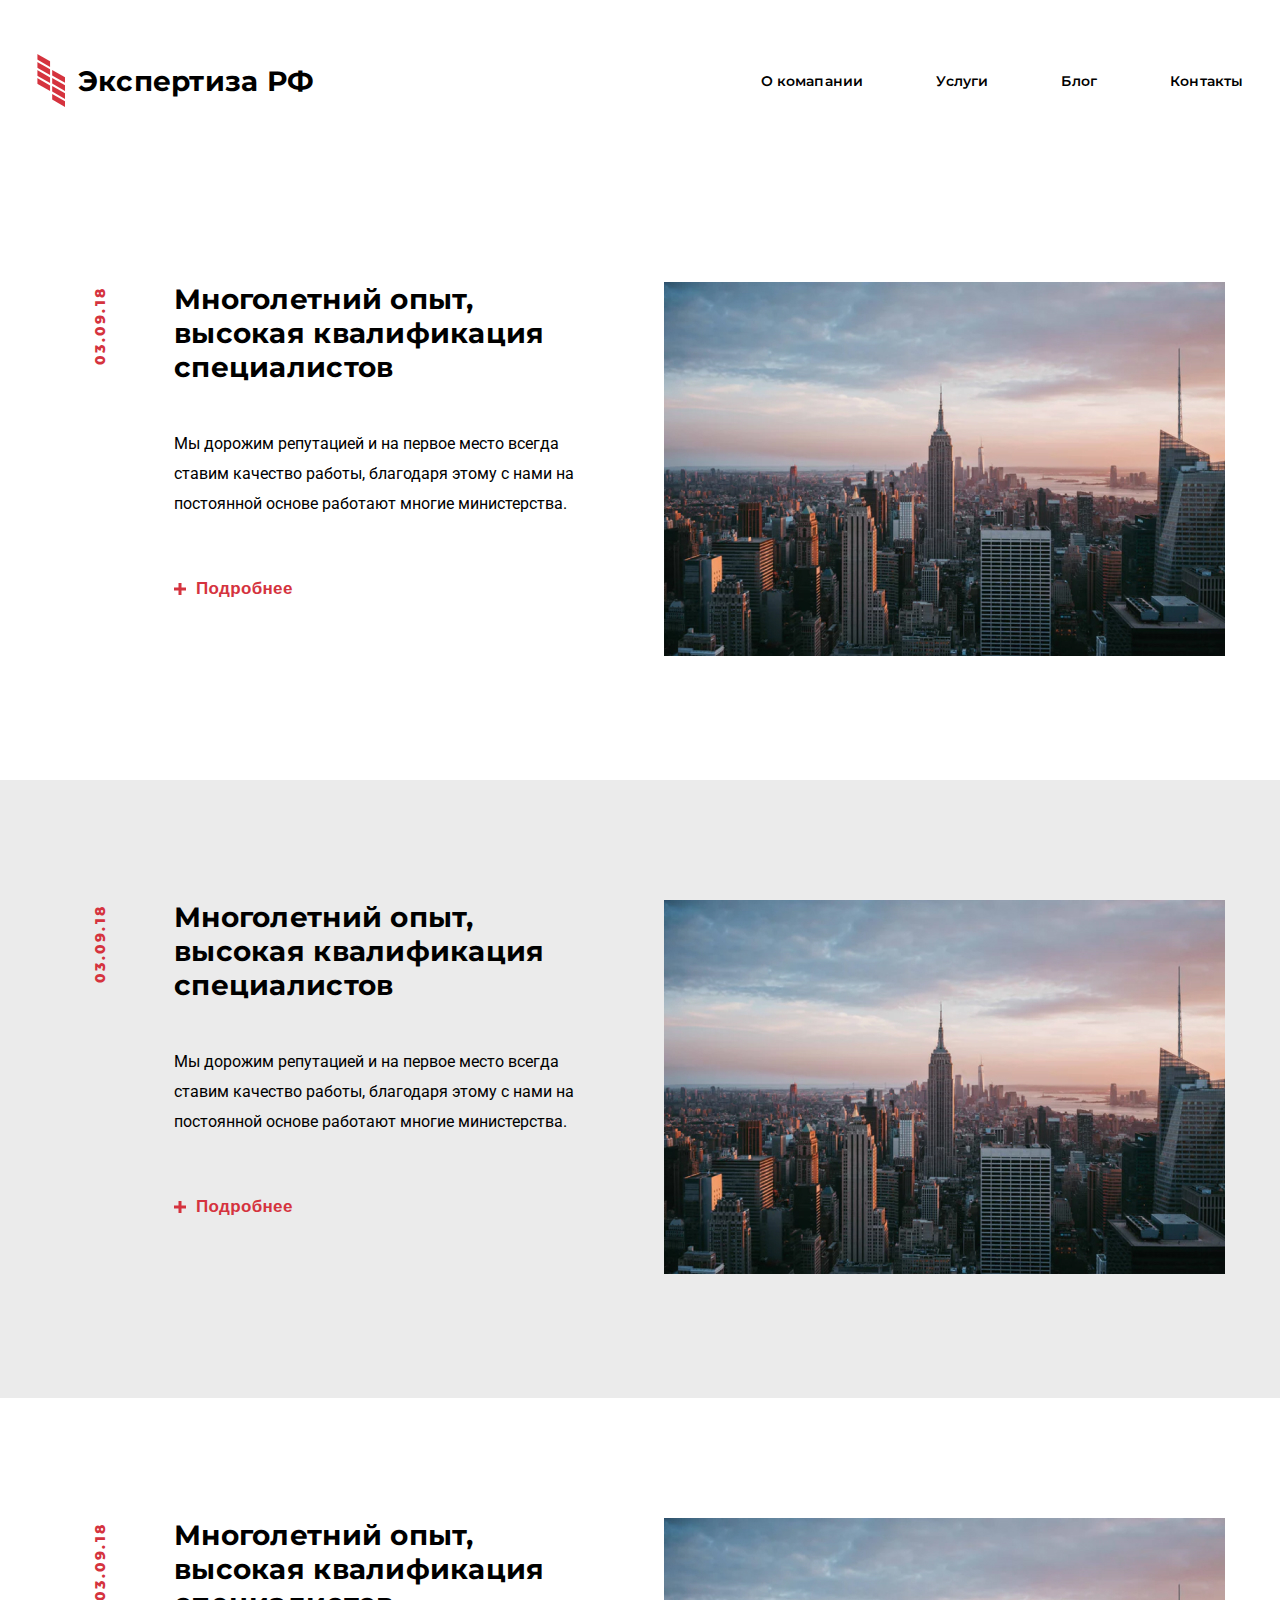
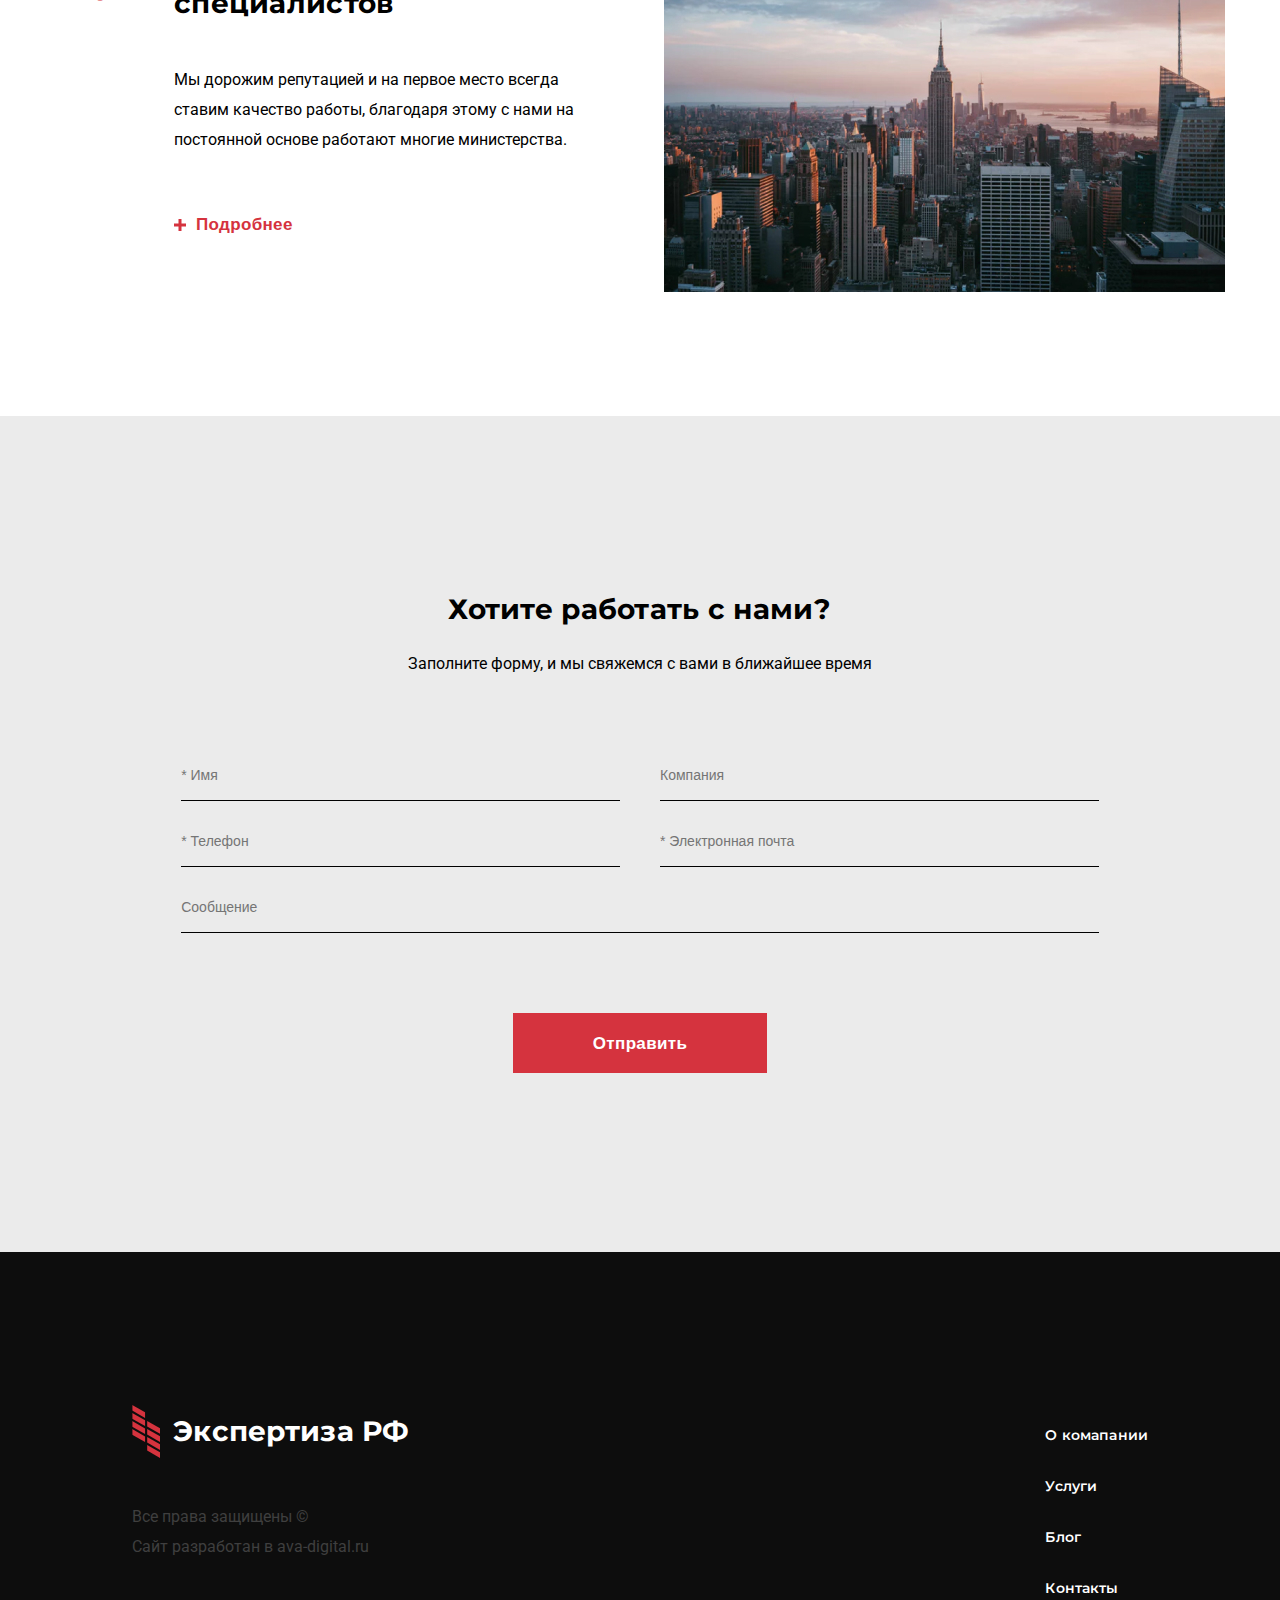
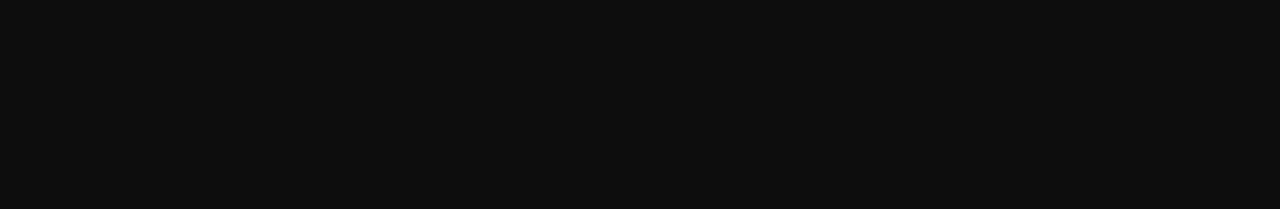
<file: blog.html>
<!DOCTYPE html>
<html lang="en">
<head>
  <meta charset="UTF-8">
  <meta name="viewport" content="width=device-width, initial-scale=1.0">
  <title>Document</title>
  <link rel="stylesheet" href="css/style.css">
  <link rel="stylesheet" href="css/blog.css">
  <link href="https://fonts.googleapis.com/css?family=Montserrat:400,600,700,800,900&display=swap&subset=cyrillic" rel="stylesheet">
  <link href="https://fonts.googleapis.com/css?family=Roboto&display=swap&subset=cyrillic" rel="stylesheet">
</head>
<body>
  <header class="header">
    <div class="container">
      <div class="header-block">
        <div class="header__logo">
          <a href="index.html" class="logo">
            <img class="logo__img" src="img/Frame.svg" alt="">
            <span class="logo__text">Экспертиза РФ</span>
          </a>
        </div>
        <div class="header__burger">
          <span></span>
        </div>
        <nav class="nav-wrap">
          <ul class="nav">
            <li class="current"><a href="about.html">О комапании</a></li>
            <li><a href="transfer.html">Услуги</a></li>
            <li><a href="blog.html">Блог</a></li>
            <li><a href="contact.html">Контакты</a></li>
          </ul>
        </nav>
      </div>
    </div>
  </header> 

  <!--Блок BLOG начало-->
  <div class="main-blog">
    <section class="blog">
        <div class="container">
          <article class="blog-box">
              <div class="blog__item">
                  <div class="blog__vertical vertical">
                      <h2>03.09.18</h2>
                  </div>
                  <div class="blog__content">
                      <h3>Многолетний опыт, высокая квалификация специалистов </h3>
                      <p>Мы дорожим репутацией и на первое место всегда ставим качество работы, благодаря этому с нами на постоянной основе работают многие министерства.</p>
                       <a href="article.html">
                         <div class="btnblock">
                           <svg class="crossa" width="12" height="12">
                            <rect x="4.5" width="3" height="12" fill="#D5333E"></rect>
                            <rect x="12" y="4.5" width="3" height="12" transform="rotate(90 12 4.5)" fill="#D5333E"></rect>
                           </svg>
                          <div class="btn1">Подробнее</div>
                        </div>
                       </a>
                  </div>
              </div>
              <div class="blog__image">
                  <img src="img/blog_image.jpg" alt="Blog_image">
              </div>
          </article>
        </div>
    </section>
    <section class="blog backgr_grey">
      <div class="container">
        <article class="blog-box">
            <div class="blog__item">
                <div class="blog__vertical vertical">
                    <h2>03.09.18</h2>
                </div>
                <div class="blog__content">
                    <h3>Многолетний опыт, высокая квалификация специалистов </h3>
                    <p>Мы дорожим репутацией и на первое место всегда ставим качество работы, благодаря этому с нами на постоянной основе работают многие министерства.</p>
                     <a href="article.html">
                      <div class="btnblock">
                        <svg class="crossa" width="12" height="12">
                          <rect x="4.5" width="3" height="12" fill="#D5333E"></rect>
                          <rect x="12" y="4.5" width="3" height="12" transform="rotate(90 12 4.5)" fill="#D5333E"></rect>
                        </svg>
                        <div class="btn1">Подробнее</div>
                    </div>
                     </a>
                </div>
            </div>
            <div class="blog__image">
                <img src="img/blog_image.jpg" alt="Blog_image">
            </div>
          </article>
      </div>
    </section>
    <section class="blog">
      <div class="container">
        <div class="blog-box">
            <div class="blog__item">
                <div class="blog__vertical vertical">
                    <h2>03.09.18</h2>
                </div>
                <div class="blog__content">
                    <h3>Многолетний опыт, высокая квалификация специалистов </h3>
                    <p>Мы дорожим репутацией и на первое место всегда ставим качество работы, благодаря этому с нами на постоянной основе работают многие министерства.</p>
                    <a href="#">
                      <div class="btnblock">
                        <svg class="crossa" width="12" height="12">
                          <rect x="4.5" width="3" height="12" fill="#D5333E"></rect>
                          <rect x="12" y="4.5" width="3" height="12" transform="rotate(90 12 4.5)" fill="#D5333E"></rect>
                        </svg>
                        <div class="btn1">Подробнее</div>
                     </div>
                    </a>
                </div>
            </div>
            <div class="blog__image">
                <img src="img/blog_image.jpg" alt="Blog_image">
            </div>
          </div>
      </div>
    </section>  
  </div>

  <!--Блок BLOG конец--> 


  <section class="form">
    <div class="container">
      <div class="form-block">
        <div class="form__title">
          <h3>Хотите работать с нами?</h3>
          <p>Заполните форму, и мы свяжемся с вами в ближайшее время</p>
        </div>
        <div class="form__content">
          <form action="mail.php" method="POST" id="form">
            <div class="string">
              <div class="input__group">
                <input type="text" name="username" class="input contacts__input" placeholder="* Имя">
              </div>
              <div class="input__group">
                <input type="text" name="company" class="input contacts__input" placeholder="Компания"> 
              </div>
            </div>
            <div class="string">
              <div class="input__group">
                <input type="tel" name="userphone" class="input contacts__input phone" placeholder="* Телефон">
              </div>
              <div class="input__group">
                <input type="email" name="email" class="input contacts__input" placeholder="* Электронная почта">
              </div>
            </div>
            <div class="input__group">
                <input type="message" name="message" class="input contacts__input contacts__input_thin" placeholder="Сообщение">
            </div>
            <div class="form__button">
              <button class="button">Отправить
              </button>
            </div>
          </form>
        </div>
      </div>
    </div>
  </section>
  <footer class="footer">
    <div class="container footer-container">
      <div class="footer-block">
        <div class="footer__logo">
          <a href="index.html" class="logo">
            <img class="logo__img" src="img/Frame.svg" alt="">Экспертиза РФ
          </a>
          <div class="subscribe">
            <p>
              Все права защищены © <br>
  
              Сайт разработан в 
              <a class="ava" href="//ava-digital.ru">ava-digital.ru</a>
            </p>
          </div>
        </div>

        <nav class="footer-wrap">
          <ul class="nav footer__nav">
            <li class="current"><a href="about.html">О комапании</a></li>
            <li><a href="transfer.html">Услуги</a></li>
            <li><a href="blog.html">Блог</a></li>
            <li><a href="contact.html">Контакты</a></li>
          </ul>
        </nav>
      </div>
    </div>
  </footer>
</body>
</html>
</file>
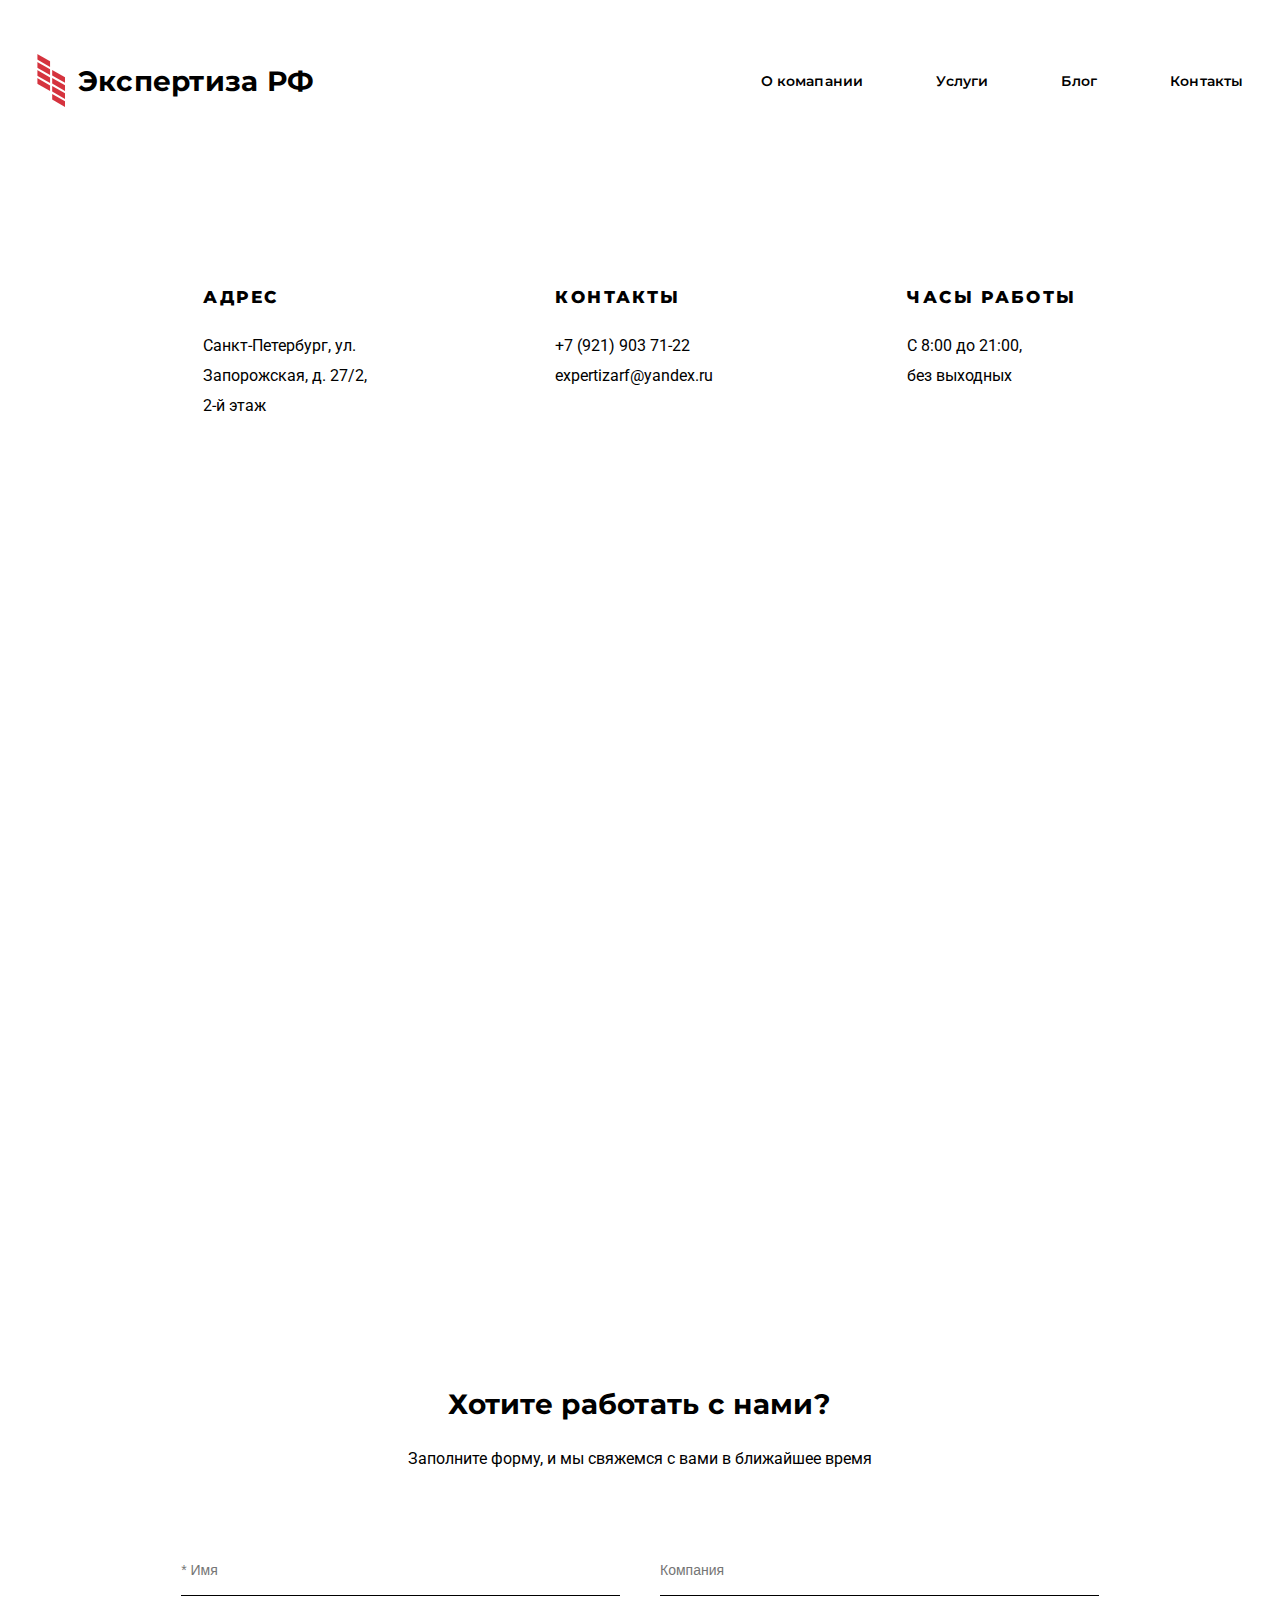
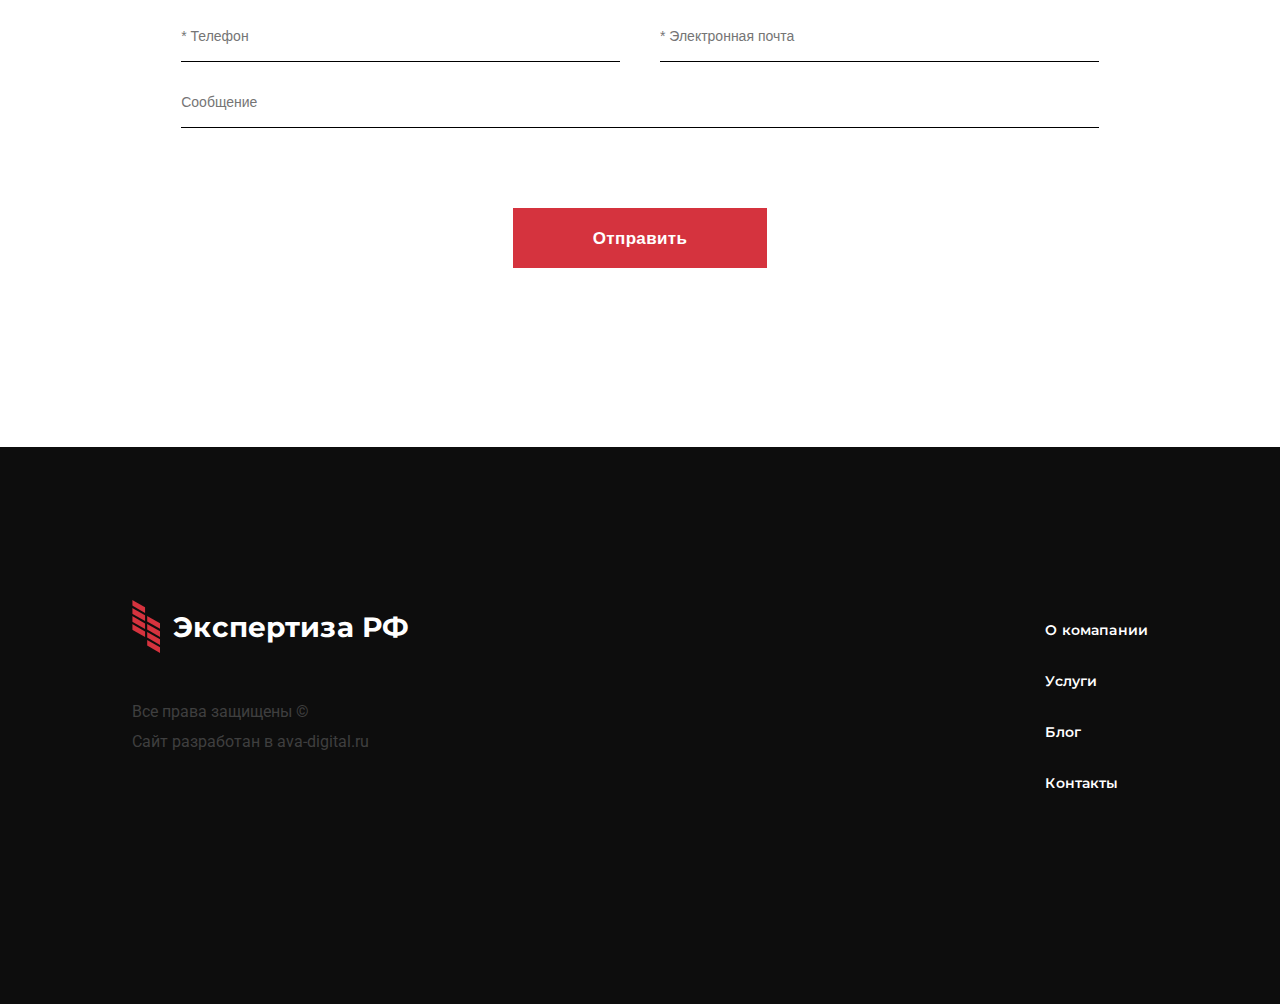
<file: contact.html>
<!DOCTYPE html>
<html lang="en">
<head>
  <meta charset="UTF-8">
  <meta name="viewport" content="width=device-width, initial-scale=1.0">
  <title>Document</title>
  <link rel="stylesheet" href="css/style.css">
  <link rel="stylesheet" href="css/contact.css">
  <link href="https://fonts.googleapis.com/css?family=Montserrat:400,600,700,800,900&display=swap&subset=cyrillic" rel="stylesheet">
  <link href="https://fonts.googleapis.com/css?family=Roboto&display=swap&subset=cyrillic" rel="stylesheet">
</head>
<body>
  <header class="header">
    <div class="container">
      <div class="header-block">
        <div class="header__logo">
          <a href="index.html" class="logo">
            <img class="logo__img" src="img/Frame.svg" alt="">
            <span class="logo__text">Экспертиза РФ</span>
          </a>
        </div>
        <div class="header__burger">
          <span></span>
        </div>
        <nav class="nav-wrap">
          <ul class="nav">
            <li class="current"><a href="about.html">О комапании</a></li>
            <li><a href="transfer.html">Услуги</a></li>
            <li><a href="blog.html">Блог</a></li>
            <li><a href="contact.html">Контакты</a></li>
          </ul>
        </nav>
      </div>
    </div>
  </header> 

  <!--Блок контакты начало-->
  <section class="contacts">
    <div class="container">
      <div class="contacts-block">
        <div class="contacts__info">
          <h4>Адрес</h4>
          <p>Санкт-Петербург, ул. Запорожская, д. 27/2, 2-й этаж</p>
        </div>
        <div class="contacts__info no-wrap">
          <h4>Контакты</h4>
          <p><a href="tel:+7 (921) 903 71-22">+7 (921) 903 71-22</a>
            <a href="mailto:expertizarf@yandex.ru">expertizarf@yandex.ru</a></p>
        </div>
        <div class="contacts__info">
          <h4>Часы работы</h4>
          <p>С 8:00 до 21:00,<br>без выходных</p>
        </div>
      </div>
    </div>
    <div class="map" id="map">
      <iframe src="https://www.google.com/maps/embed?pb=!1m18!1m12!1m3!1d2003.902867324132!2d30.462417115765597!3d59.850753276147685!2m3!1f0!2f0!3f0!3m2!1i1024!2i768!4f13.1!3m3!1m2!1s0x46962f6f0e408eeb%3A0xd5cec9e2f94e4bed!2z0JfQsNC_0L7RgNC-0LbRgdC60LDRjyDRg9C7LiwgMjctMiwg0KHQsNC90LrRgi3Qn9C10YLQtdGA0LHRg9GA0LMsIDE5MjAxMg!5e0!3m2!1sru!2sru!4v1588602851604!5m2!1sru!2sru" width="100%" height="595" frameborder="0" style="border:0;" allowfullscreen="" aria-hidden="false" tabindex="0"></iframe>
    </div>

  </section>

  <!--Блок контакты конец
  Form тоже копируй, привали класс light для form и input--> 


  <section class="form form__white">
    <div class="container">
      <div class="form-block">
        <div class="form__title">
          <h3>Хотите работать с нами?</h3>
          <p>Заполните форму, и мы свяжемся с вами в ближайшее время</p>
        </div>
        <div class="form__content">
          <form action="mail.php" method="POST" id="form">
            <div class="string">
              <div class="input__group">
                <input type="text" name="username" class="input contacts__input input__white" placeholder="* Имя">
              </div>
              <div class="input__group">
                <input type="text" name="company" class="input contacts__input input__white" placeholder="Компания"> 
              </div>
            </div>
            <div class="string">
              <div class="input__group">
                <input type="tel" name="userphone" class="input contacts__input phone input__white" placeholder="* Телефон">
              </div>
              <div class="input__group">
                <input type="email" name="email" class="input contacts__input input__white" placeholder="* Электронная почта">
              </div>
            </div>
            <div class="input__group">
                <input type="message" name="message" class="input contacts__input contacts__input_thin input__white" placeholder="Сообщение">
            </div>
            <div class="form__button">
              <button class="button">Отправить
              </button>
            </div>
          </form>
        </div>
      </div>
    </div>
  </section>
  <footer class="footer">
    <div class="container footer-container">
      <div class="footer-block">
        <div class="footer__logo">
          <a href="index.html" class="logo">
            <img class="logo__img" src="img/Frame.svg" alt="">Экспертиза РФ
          </a>
          <div class="subscribe">
            <p>
              Все права защищены © <br>
  
              Сайт разработан в 
              <a class="ava" href="//ava-digital.ru">ava-digital.ru</a>
            </p>
          </div>
        </div>

        <nav class="footer-wrap">
          <ul class="nav footer__nav">
            <li class="current"><a href="about.html">О комапании</a></li>
            <li><a href="transfer.html">Услуги</a></li>
            <li><a href="blog.html">Блог</a></li>
            <li><a href="contact.html">Контакты</a></li>
          </ul>
        </nav>
      </div>
    </div>
  </footer>
</body>
</html>
</file>
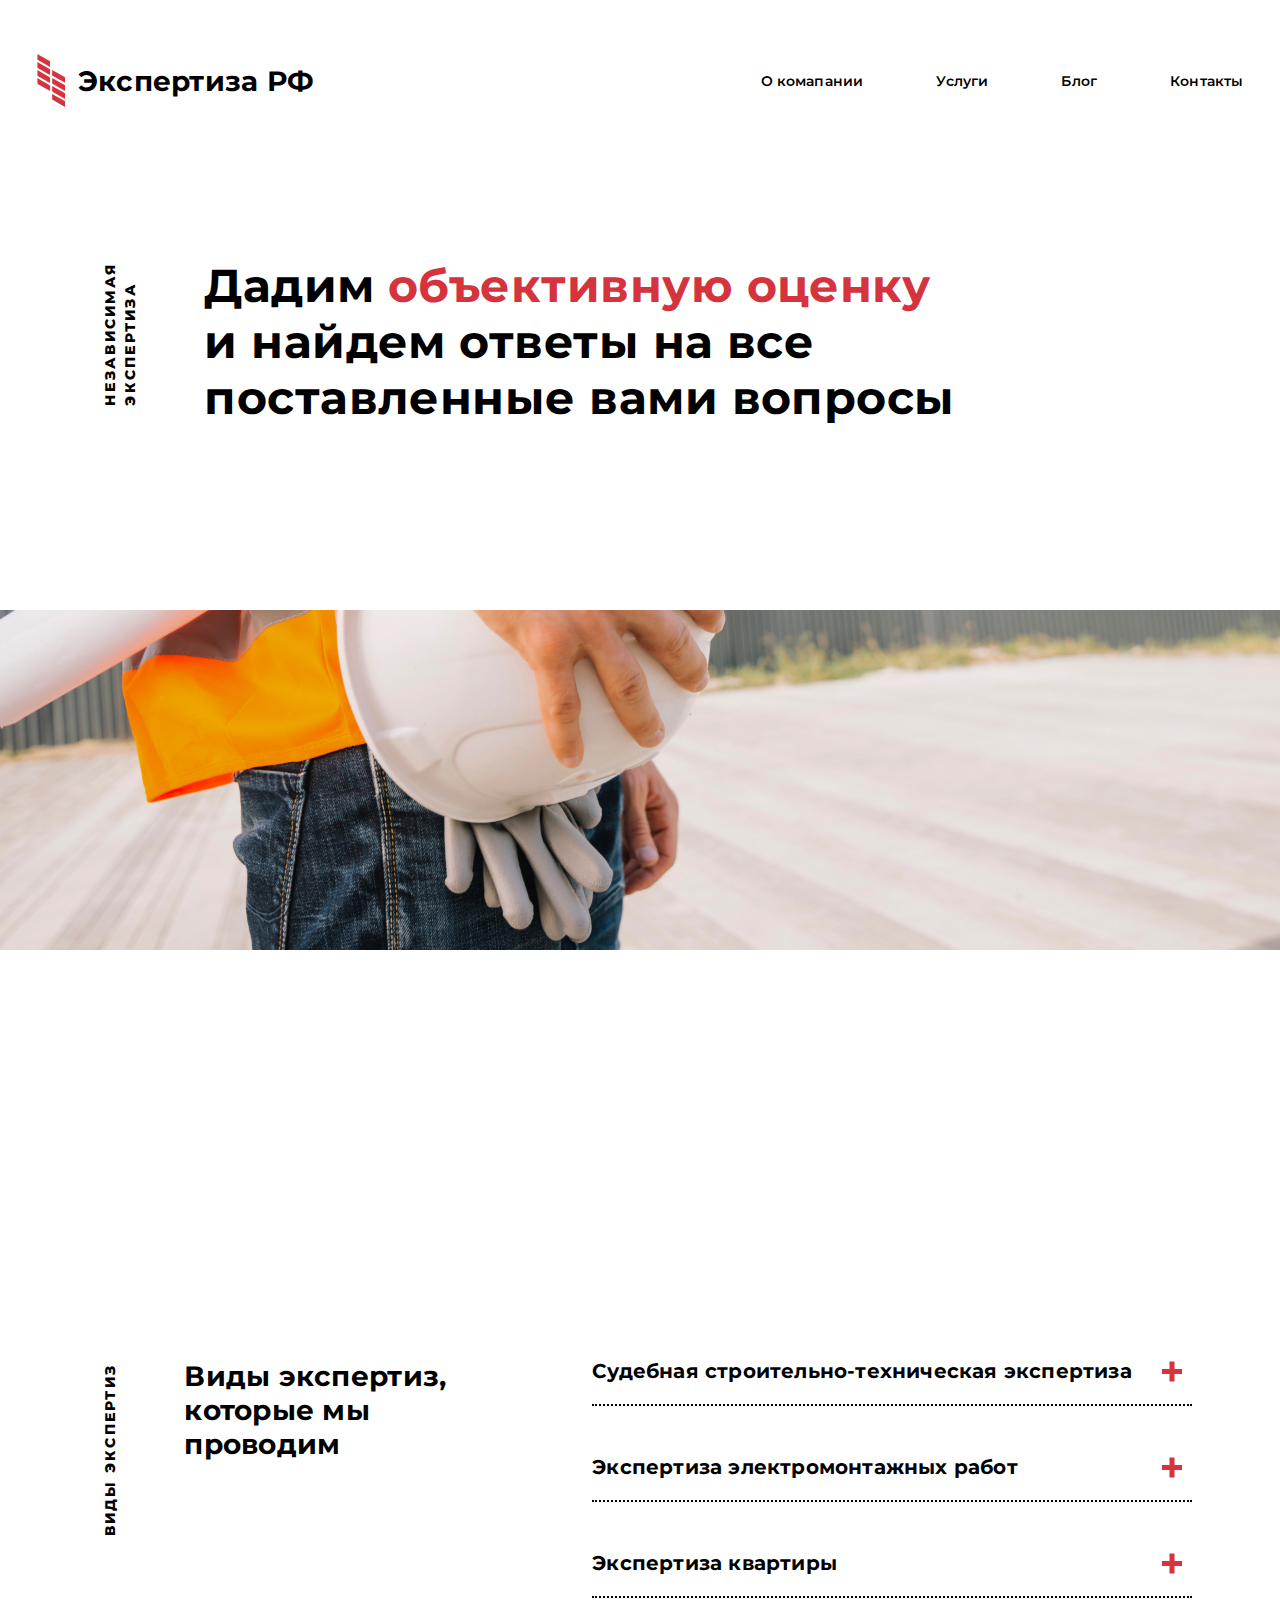
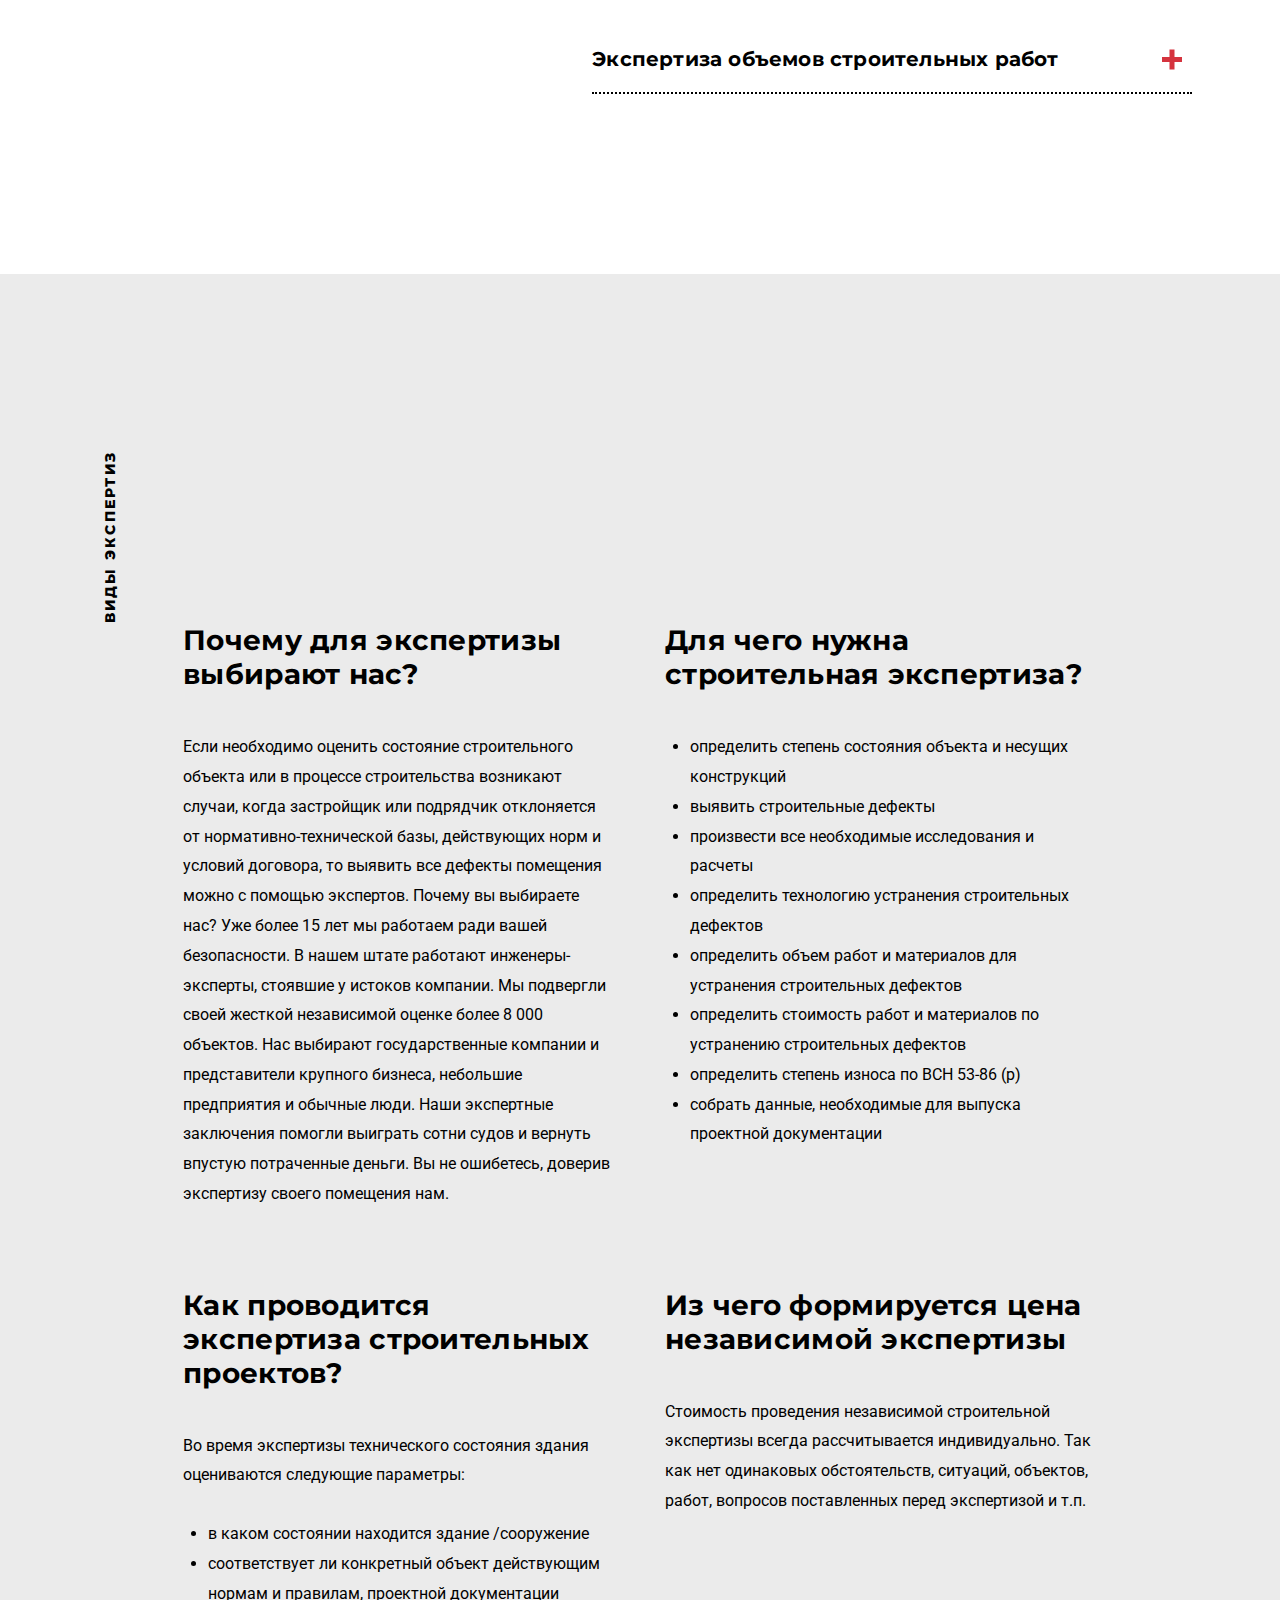
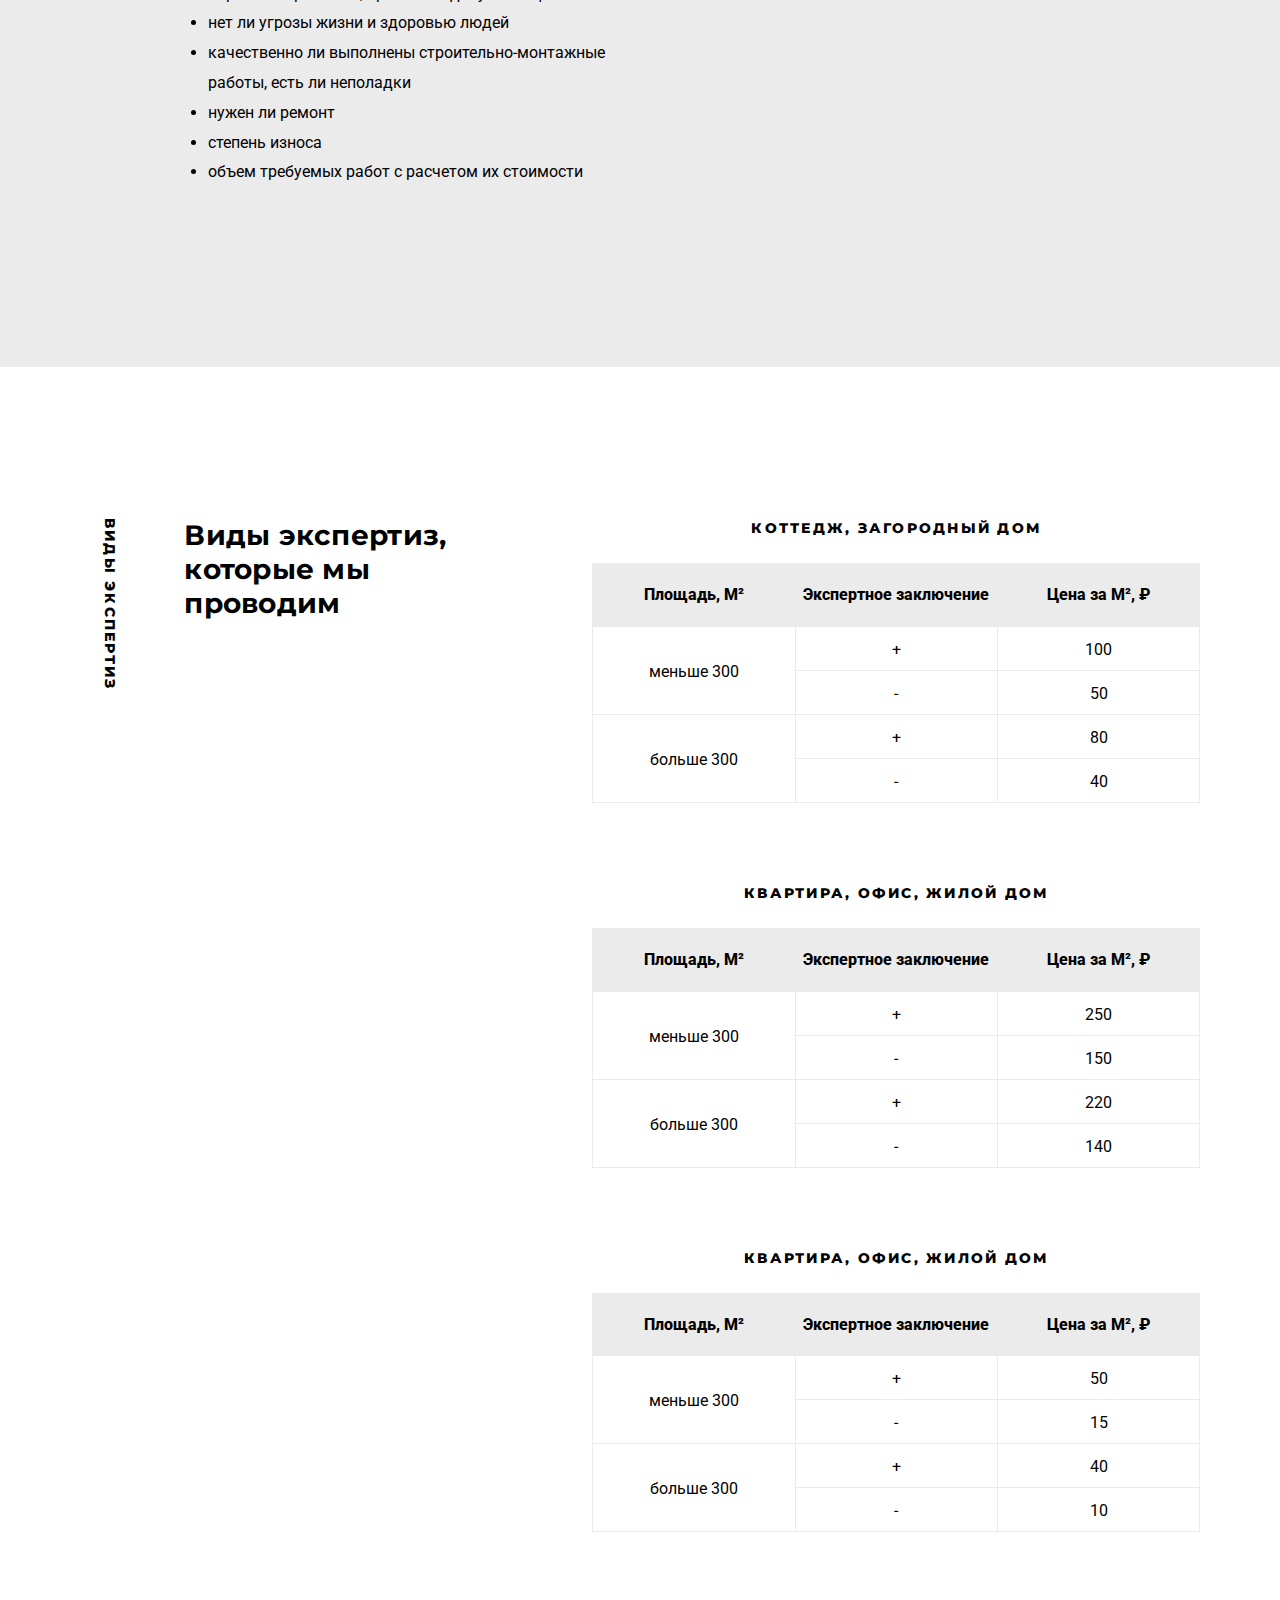
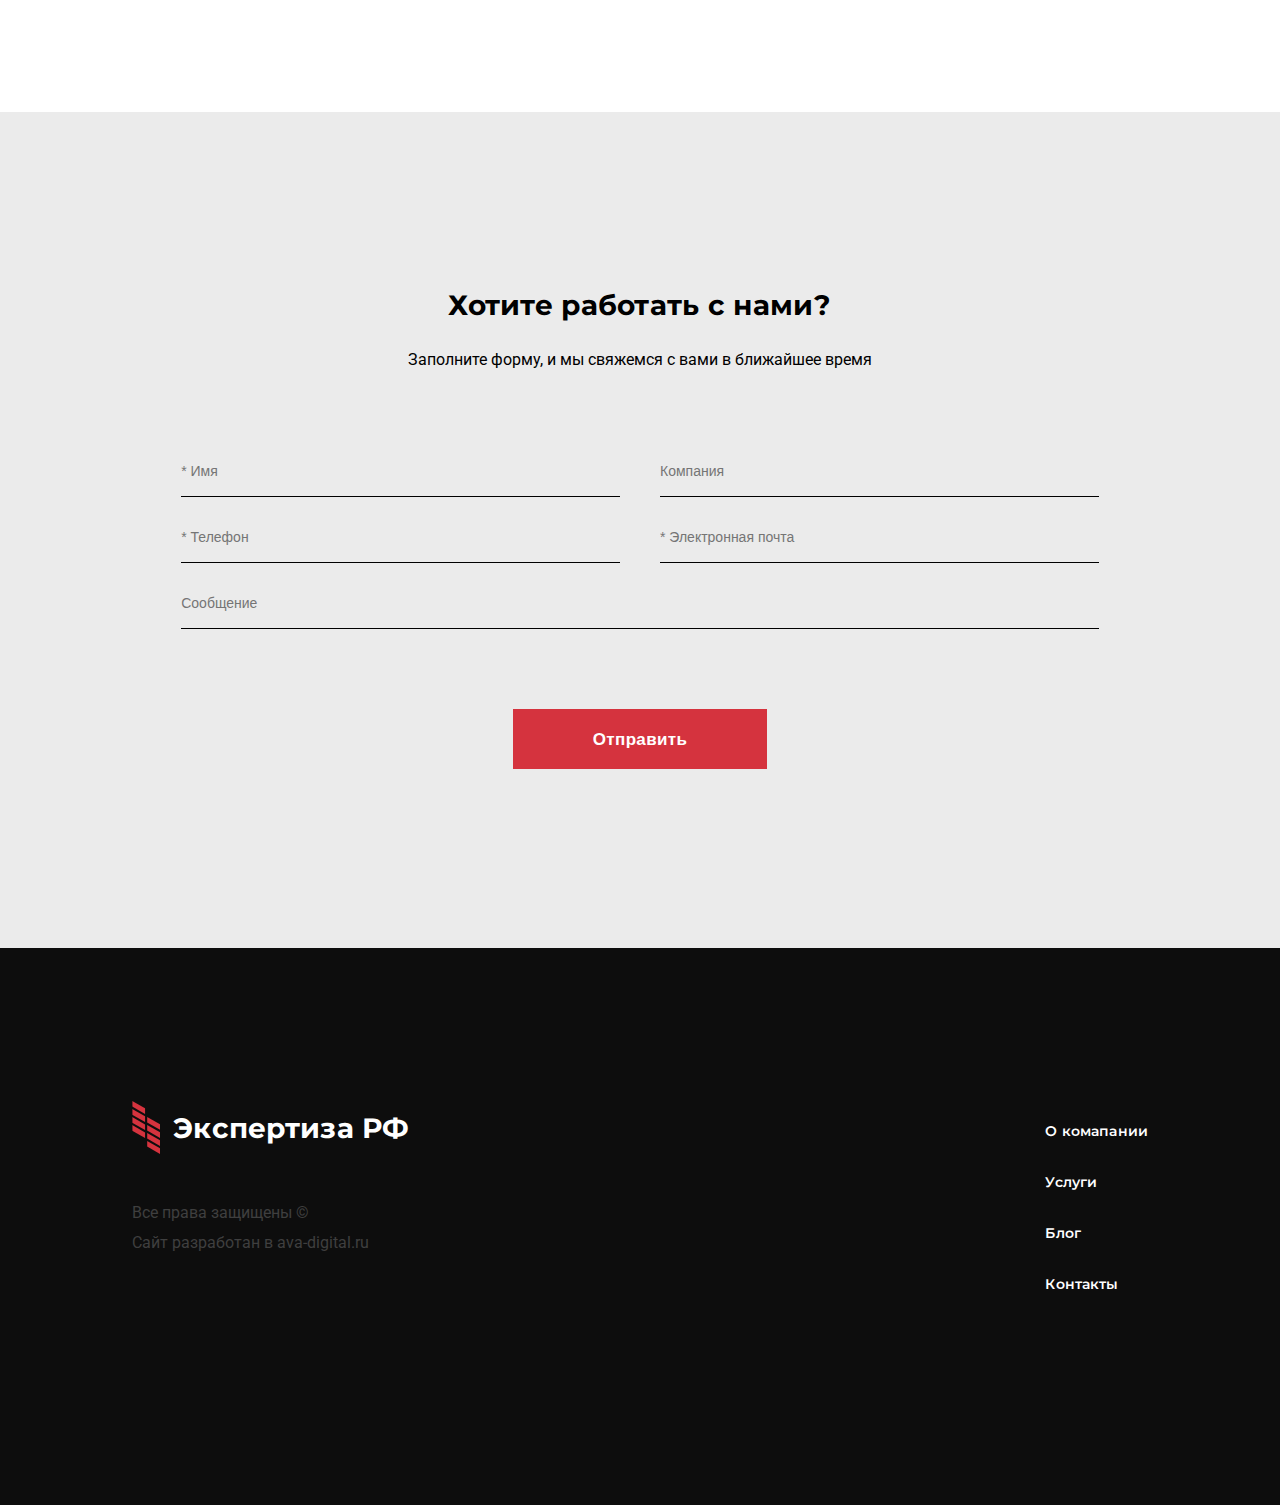
<file: forensics.html>
<!DOCTYPE html>
<html lang="en">
<head>
  <meta charset="UTF-8">
  <meta name="viewport" content="width=device-width, initial-scale=1.0">
  <title>Document</title>
  <link rel="stylesheet" href="css/style.css">
  <link rel="stylesheet" href="css/forensics.css">
  <link href="https://fonts.googleapis.com/css?family=Montserrat:400,600,700,800,900&display=swap&subset=cyrillic" rel="stylesheet">
  <link href="https://fonts.googleapis.com/css?family=Roboto&display=swap&subset=cyrillic" rel="stylesheet">
  <link rel="stylesheet" href="css/animate.css">
</head>
<body>
  <!--Оболочка для демонстрации-->
  <div class="wrapper">
    <header class="header">
      <div class="container">
        <div class="header-block">
          <div class="header__logo">
            <a href="index.html" class="logo">
              <img class="logo__img" src="img/Frame.svg" alt="">
              <span class="logo__text">Экспертиза РФ</span>
            </a>
          </div>
          <div class="header__burger">
            <span></span>
          </div>
          <nav class="nav-wrap">
            <ul class="nav">
              <li class="current"><a href="index.html">О комапании</a></li>
              <li><a href="transfer.html">Услуги</a></li>
              <li><a href="blog.html">Блог</a></li>
              <li><a href="contact.html">Контакты</a></li>
            </ul>
          </nav>
        </div>
      </div>
    </header> 
  </div>
  <!-- Forensics  --> 
  <section class="intro" id="intro">
    <div class="container">
      <div class="intro-block">
        <div class="intro__vertical">
          <h2>ЭКСПЕРТИЗА<br>
            НЕзависимая</h2>
        </div>
        <div class="intro__title">
          <h1>
            Дадим <span>объективную оценку</span> и найдем ответы на все поставленные вами вопросы
          </h1>
        </div>
      </div>
    </div>
  </section>
  <div class="forensics-banner"></div>
  <section class="type">
    <div class="container">
      <div class="type-block">
        <div class="type__left">
          <div class="type__vertical">
            <h2>виды экспертиз</h2>
          </div>
          <div class="type__title title3">
            <h3>
              Виды экспертиз, которые мы проводим 
            </h3>
          </div>
        </div>
        <div class="type__content">
          <details class="type__sidebar type__sidebar_1 ">
            <summary class="type__name">
              Судебная строительно-техническая экспертиза
              <div class="type__burger type__burger_1 ">
                <span></span>
              </div>
            </summary>
              <div class="type__category">
                <div class="drop__flex drop__flex_sidebar">
                  <p class="drop__p">
                    Проверяем качество строительного объекта, определяем степень соответствия строительным нормам и требованиям. Оцениваем состояние здания, выявляем дефекты, прогнозируем вероятные последствия нарушений, оказывающие влияние на эксплуатацию и сохранность объекта. Проводим полное обследование зданий на соответствие условиям договора, проекта, ТЗ и другой документации. Для заказа экспертизы требуется решение суда. Проводим экспертизу в минимальные сроки - от 3 до 10 дней.
                  </p>
                </div>
              </div>
          </details>
          <details class="type__sidebar type__sidebar_2">
            <summary class="type__name">
              Экспертиза электромонтажных работ
              <div class="type__burger type__burger_2">
                <span></span>
              </div>
            </summary>
              <div class="type__category">
                <div class="drop__flex drop__flex_sidebar">
                  <p class="drop__p">
                    Если вы столкнулись с такими проблемами, как перепады напряжения, выбитые пробки, мигающие лампочки, выпадающие розетки, оголенные провода, короткое замыкание, подозреваете перерасход электричества - в вашем помещении нарушен монтаж электрооборудования. Это может привести к возгоранию. Экспертиза поможет выявить все нарушения электромонтажа и своевременно обезопасить ваше нахождение в помещении. Проверяем электроснабжение на соответствие установленным нормам и стандартам. Составляем и проверяем смету на электромонтажные работы. Выявляем размер ущерба от некачественных электромонтажных работ.
                  </p>
                </div>
              </div>
          </details>
          <details class="type__sidebar type__sidebar_3">
            <summary class="type__name">
              Экспертиза квартиры
              <div class="type__burger type__burger_3">
                <span></span>
              </div>
            </summary>
              <div class="type__category">
                <div class="drop__flex drop__flex_sidebar">
                  <p class="drop__p">
                    Определяем соответствие состояния вашей квартиры строительным нормам и правилам, прогнозируем последствия нарушений и стоимость их устранения. Проводим оценку состояния квартир перед приемкой от застройщика и уже жилых. Находим причины промерзания, протечки в случае залива квартиры и стоимость их устранения и последствий. Проверяем качество выполненного ремонта, соответствие работ заявленным требованиям и строительным нормам. Проводим экспертизу окон. Выясняем причину появления плесени, способ и стоимость устранения. Проводим экспертизу квартиры для суда. Даем юридическую консультацию по итогам экспертного заключения.
                  </p>
                </div>
              </div>
          </details>
          <details class="type__sidebar type__sidebar_4">
            <summary class="type__name">
              Экспертиза объемов строительных работ
              <div class="type__burger type__burger_4">
                <span></span>
              </div>
            </summary>
              <div class="type__category">
                <div class="drop__flex drop__flex_sidebar">
                  <p class="drop__p">
                    Экспертиза объемов и стоимости выполненных работ проводится после завершения строительства в случае возникновения споров между заказчиком и подрядчиком. Помогаем реально оценить стоимость проделанной работы и документально доказать правоту одной из сторон. Экспертиза нужна, когда стороны договора не могут прийти к согласию о конечном результате проведенных работ. Обнаруживаем имеющиеся дефекты, случаи использования подрядчиком некачественных, дешевых материалов. Выдаем заключение, данными из которого можно оперировать в суде.
                  </p>
                </div>
              </div>
          </details>
          
        </div>
      </div>
    </div>
  </section>
  <section class="questions">
    <div class="container">
      <div class="questions-block">
        <div class="type__vertical">
          <h2>виды экспертиз</h2>
        </div>
        <div class="questions__content">
          <div class="questions-box">
            <h3>Почему для экспертизы выбирают нас?</h3>
            <p>Если необходимо оценить состояние строительного объекта или в процессе строительства возникают случаи, когда застройщик или подрядчик отклоняется от нормативно-технической базы, действующих норм и условий договора, то выявить все дефекты помещения можно с помощью экспертов. Почему вы выбираете нас? Уже более 15 лет мы работаем ради вашей безопасности. В нашем штате работают инженеры-эксперты, стоявшие у истоков компании. Мы подвергли своей жесткой независимой оценке более 8 000 объектов. Нас выбирают государственные компании и представители крупного бизнеса, небольшие предприятия и обычные люди. Наши экспертные заключения помогли выиграть сотни судов и вернуть впустую потраченные деньги. Вы не ошибетесь, доверив экспертизу своего помещения нам.</p>
          </div>
          <div class="questions-box">
            <h3>Для чего нужна строительная экспертиза?</h3>
            <ul>
              <li>определить степень состояния объекта и несущих конструкций</li>
              <li>выявить строительные дефекты</li>
              <li>произвести все необходимые исследования и расчеты</li>
              <li>определить технологию устранения строительных дефектов</li>
              <li>определить объем работ и материалов для устранения строительных дефектов</li>
              <li>определить стоимость работ и материалов по устранению строительных дефектов</li>
              <li>определить степень износа по ВСН 53-86 (р)</li>
              <li>собрать данные, необходимые для выпуска проектной документации</li>
            </ul>
          </div>
          <div class="questions-box">
            <h3>Как проводится экспертиза строительных проектов?</h3>
            <p>Во время экспертизы технического состояния здания оцениваются следующие параметры:</p>
            <ul>
              <li>в каком состоянии находится здание /сооружение</li>
              <li>соответствует ли конкретный объект действующим нормам и правилам, проектной документации</li>
              <li>нет ли угрозы жизни и здоровью людей</li>
              <li>качественно ли выполнены строительно-монтажные работы, есть ли неполадки</li>
              <li>нужен ли ремонт</li>
              <li>степень износа</li>
              <li>объем требуемых работ с расчетом их стоимости</li>
            </ul>
          </div>
          <div class="questions-box">
            <h3>Из чего формируется цена независимой экспертизы</h3>
            <p>Стоимость проведения независимой строительной экспертизы всегда рассчитывается индивидуально. Так как нет одинаковых обстоятельств, ситуаций, объектов, работ, вопросов поставленных перед экспертизой и т.п.</p>
          </div>
        </div>
      </div>
    </div>   
  </section>
  <section class="type">
    <div class="container">
      <div class="type-block">
        <div class="type__left">
          <div class="type__vertical vertical">
            <h2>виды экспертиз</h2>
          </div>
          <div class="type__title title3">
            <h3>
              Виды экспертиз, которые мы проводим 
            </h3>
          </div>
        </div>
        <div class="type__content">
          <div class="type__tabel">
            <table>
              <tbody>
                <caption>коттедж, загородный дом</caption>
                <tr>
                  <th><p>Площадь, М²</p></th>
                  <th><p>Экспертное заключение </p></th>
                  <th><p>Цена за М², ₽</p></th>
                </tr>
                <tr>
                  <td rowspan="2">меньше 300</td>
                  <td>+</td>
                  <td>100</td>
                </tr>
                <tr>
                  <td>-</td>
                  <td>50</td>
                </tr>
                <tr>
                  <td rowspan="2">больше 300</td>
                  <td>+</td>
                  <td>80</td>
                </tr>
                <tr>
                  <td>-</td>
                  <td>40</td>
                </tr>
              </tbody>
            </table>
            <table>
              <tbody>
                <caption>Квартира, офис, жилой дом</caption>
                <tr>
                  <th><p>Площадь, М²</p></th>
                  <th><p>Экспертное заключение </p></th>
                  <th><p>Цена за М², ₽</p></th>
                </tr>
                <tr>
                  <td rowspan="2">меньше 300</td>
                  <td>+</td>
                  <td>250</td>
                </tr>
                <tr>
                  <td>-</td>
                  <td>150</td>
                </tr>
                <tr>
                  <td rowspan="2">больше 300</td>
                  <td>+</td>
                  <td>220</td>
                </tr>
                <tr>
                  <td>-</td>
                  <td>140</td>
                </tr>
              </tbody>
            </table>
            <table>
              <tbody>
                <caption>Квартира, офис, жилой дом</caption>
                <tr>
                  <th><p>Площадь, М²</p></th>
                  <th><p>Экспертное заключение </p></th>
                  <th><p>Цена за М², ₽</p></th>
                </tr>
                <tr>
                  <td rowspan="2">меньше 300</td>
                  <td>+</td>
                  <td>50</td>
                </tr>
                <tr>
                  <td>-</td>
                  <td>15</td>
                </tr>
                <tr>
                  <td rowspan="2">больше 300</td>
                  <td>+</td>
                  <td>40</td>
                </tr>
                <tr>
                  <td>-</td>
                  <td>10</td>
                </tr>
              </tbody>
            </table>
          </div>
        </div>
      </div>
    </div>
  </section>
  <section class="form">
    <div class="container">
      <div class="form-block">
        <div class="form__title">
          <h3>Хотите работать с нами?</h3>
          <p>Заполните форму, и мы свяжемся с вами в ближайшее время</p>
        </div>
        <div class="form__content">
          <form action="mail.php" method="POST" id="form">
            <div class="string">
              <div class="input__group">
                <input type="text" name="username" class="input contacts__input" placeholder="* Имя">
              </div>
              <div class="input__group">
                <input type="text" name="company" class="input contacts__input" placeholder="Компания"> 
              </div>
            </div>
            <div class="string">
              <div class="input__group">
                <input type="tel" name="userphone" class="input contacts__input phone" placeholder="* Телефон">
              </div>
              <div class="input__group">
                <input type="email" name="email" class="input contacts__input" placeholder="* Электронная почта">
              </div>
            </div>
            <div class="input__group">
                <input type="message" name="message" class="input contacts__input contacts__input_thin" placeholder="Сообщение">
            </div>
            <div class="form__button">
              <button class="button">Отправить
              </button>
            </div>
          </form>
        </div>
      </div>
    </div>
  </section>
  <footer class="footer">
    <div class="container footer-container">
      <div class="footer-block">
        <div class="footer__logo">
          <a href="index.html" class="logo">
            <img class="logo__img" src="img/Frame.svg" alt="">Экспертиза РФ
          </a>
          <div class="subscribe">
            <p>
              Все права защищены © <br>
  
              Сайт разработан в 
              <a class="ava" href="//ava-digital.ru">ava-digital.ru</a>
            </p>
          </div>
        </div>

        <nav class="footer-wrap">
          <ul class="nav footer__nav">
            <li class="current"><a href="about.html">О комапании</a></li>
            <li><a href="transfer.html">Услуги</a></li>
            <li><a href="blog.html">Блог</a></li>
            <li><a href="contact.html">Контакты</a></li>
          </ul>
        </nav>
      </div>
    </div>
  </footer>
  <script src="js/jquery-3.5.0.min.js"></script>
  <script src="js/jquery.validate.min.js"></script>
  <script src="js/main.js"></script>
  <script src="js/wow.min.js"></script>
  <script>
    new WOW().init()
  </script>
</body>
</body>
</html>
</file>
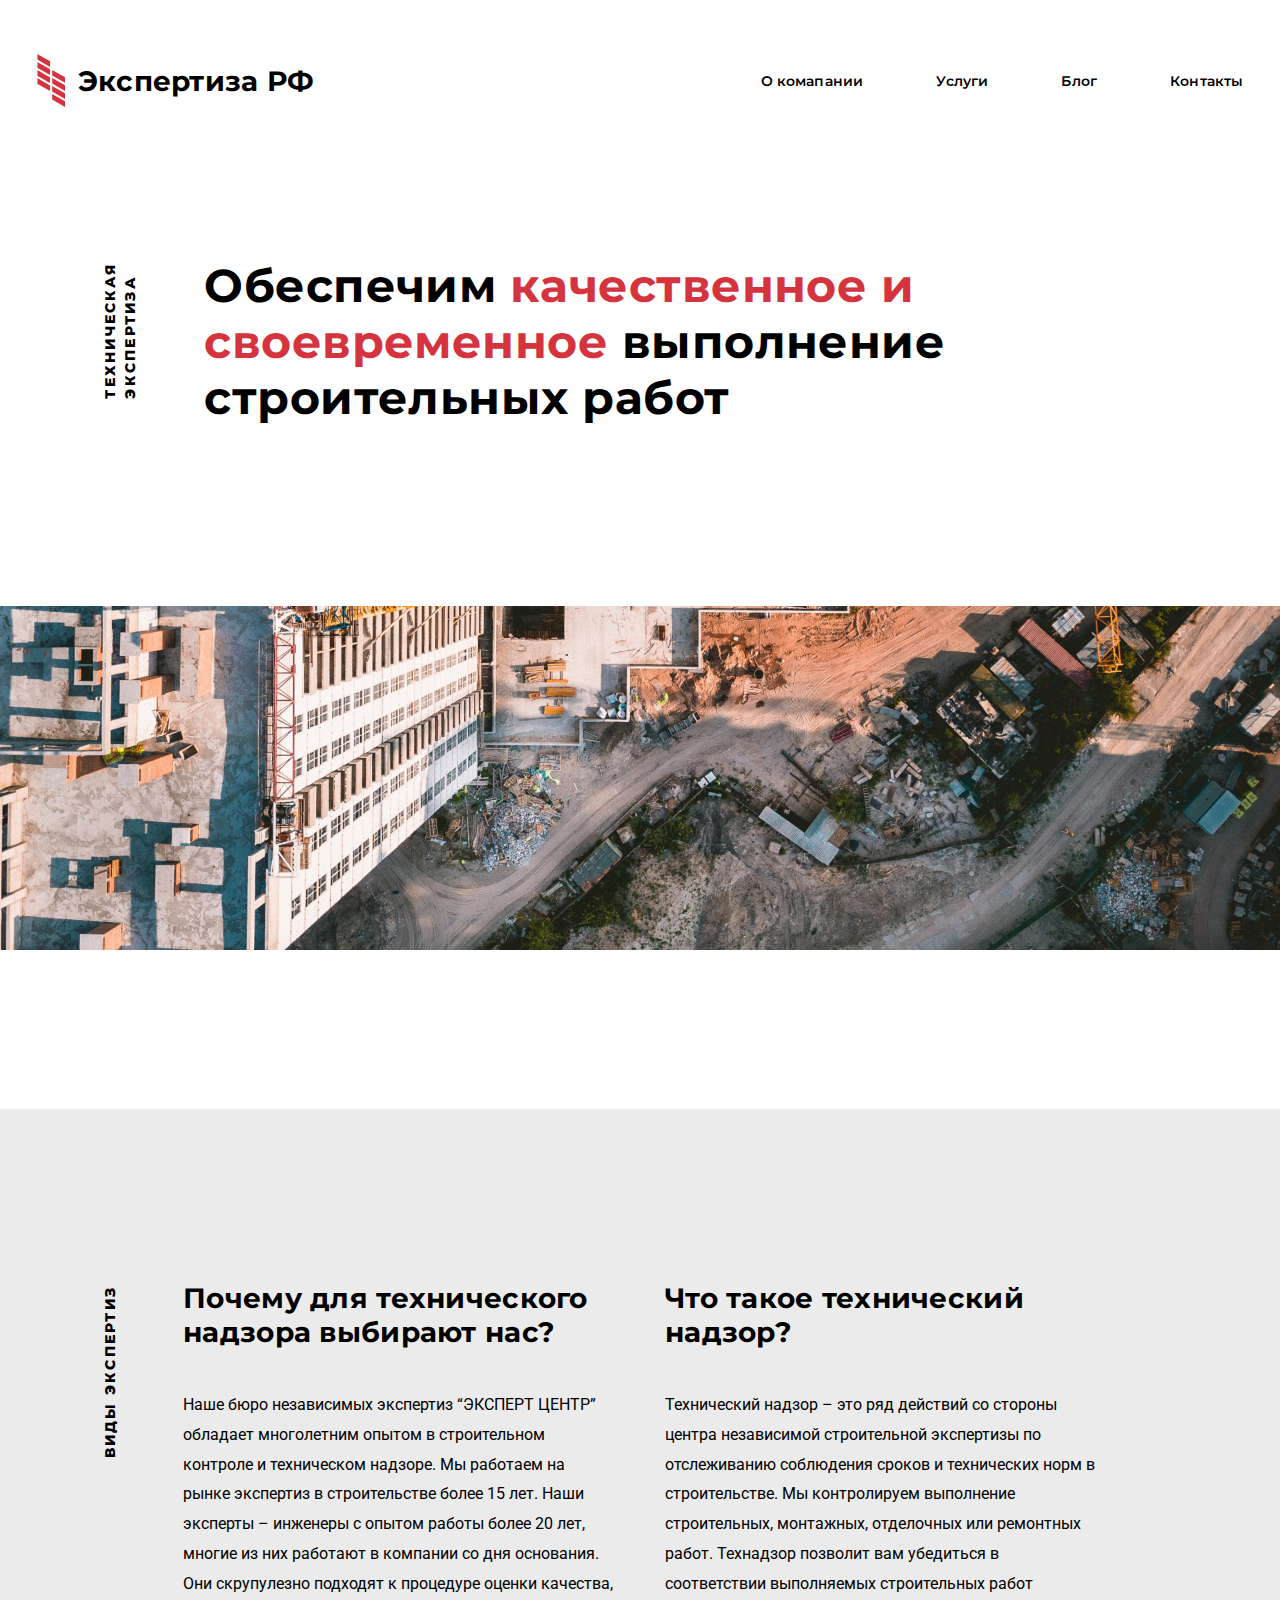
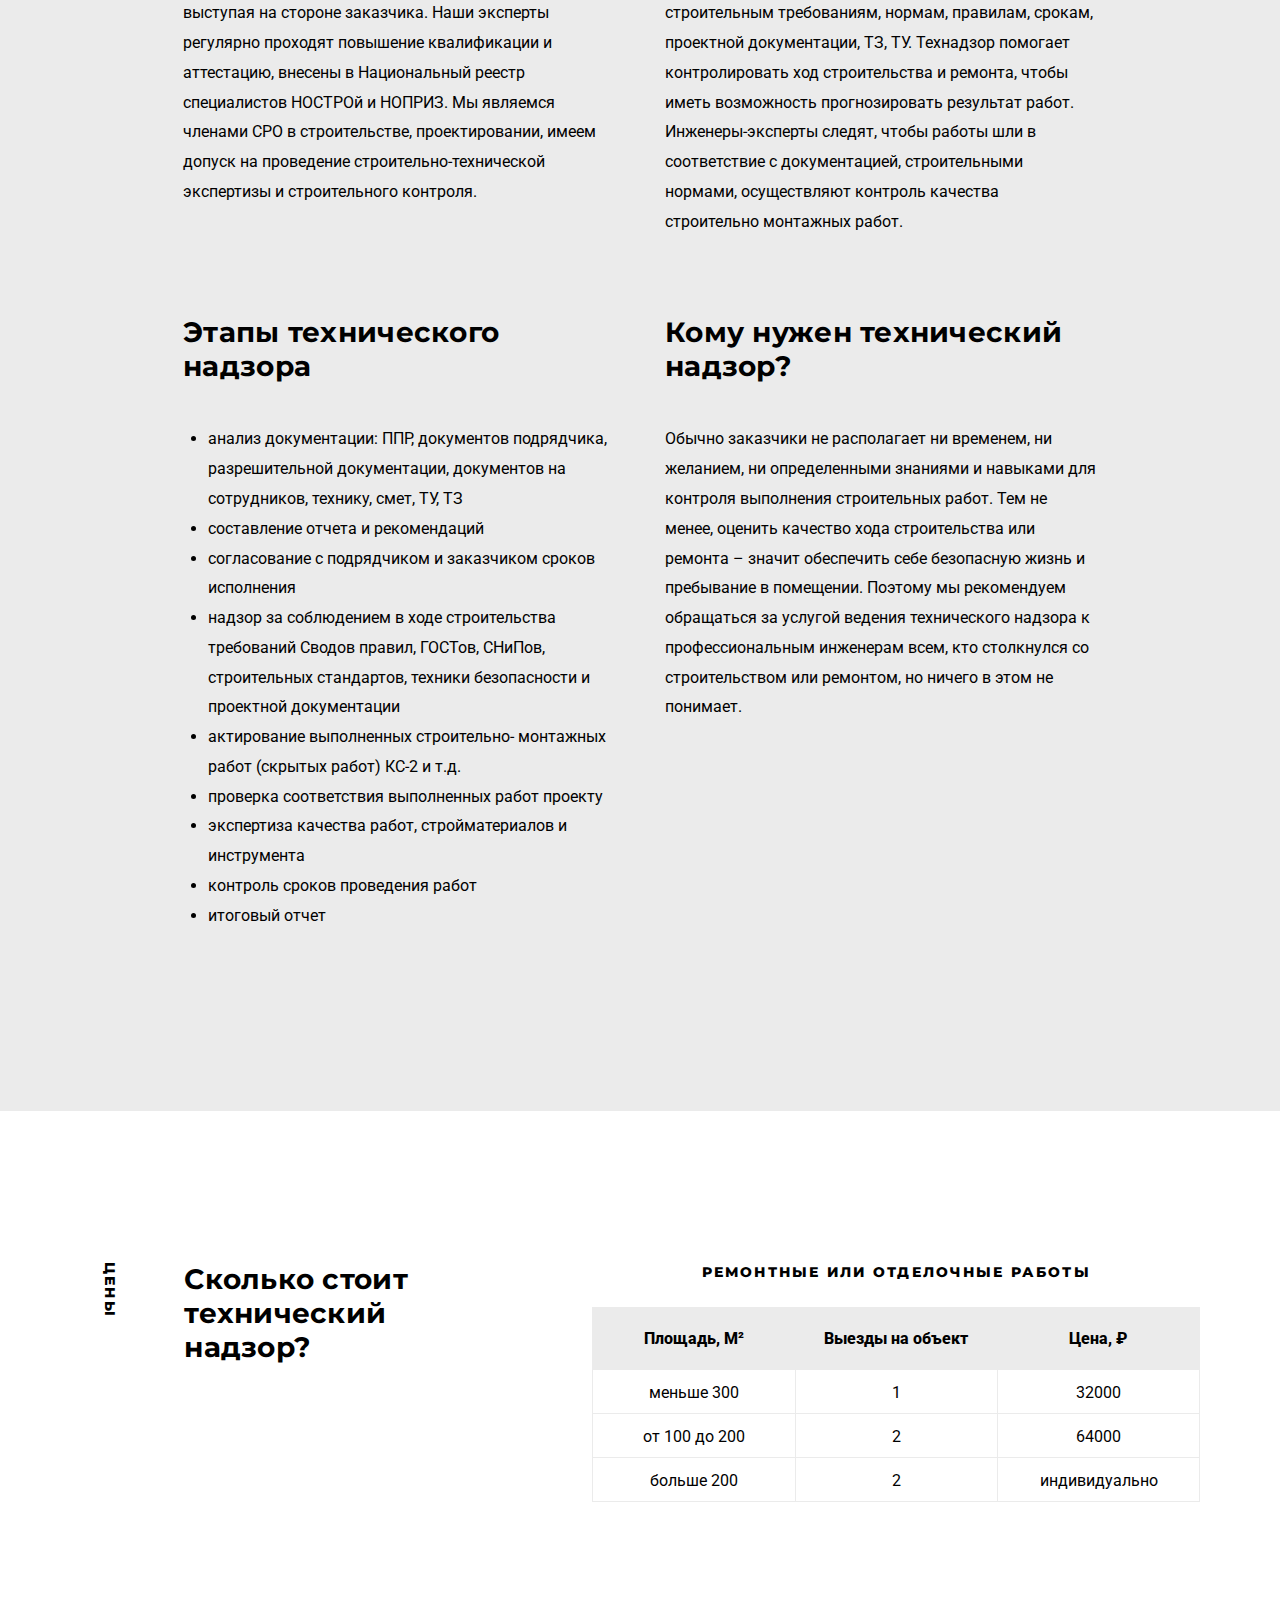
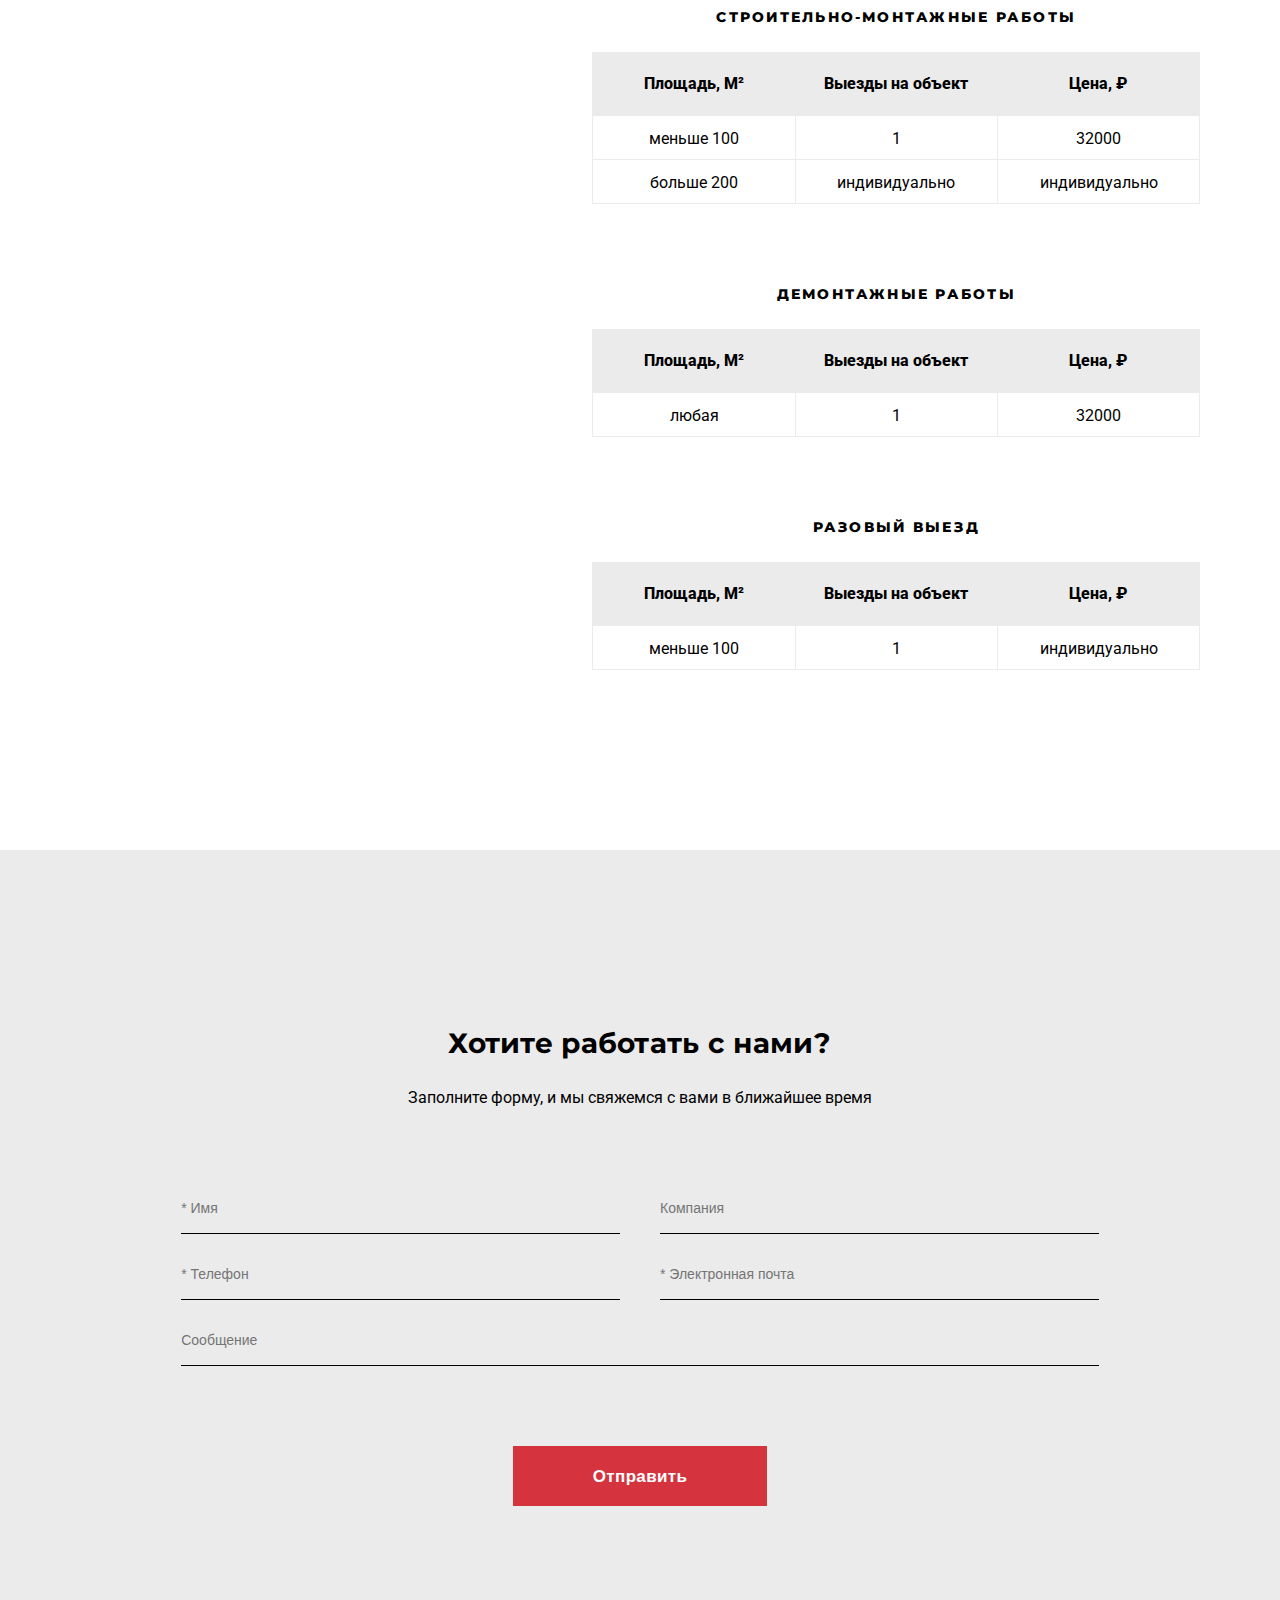
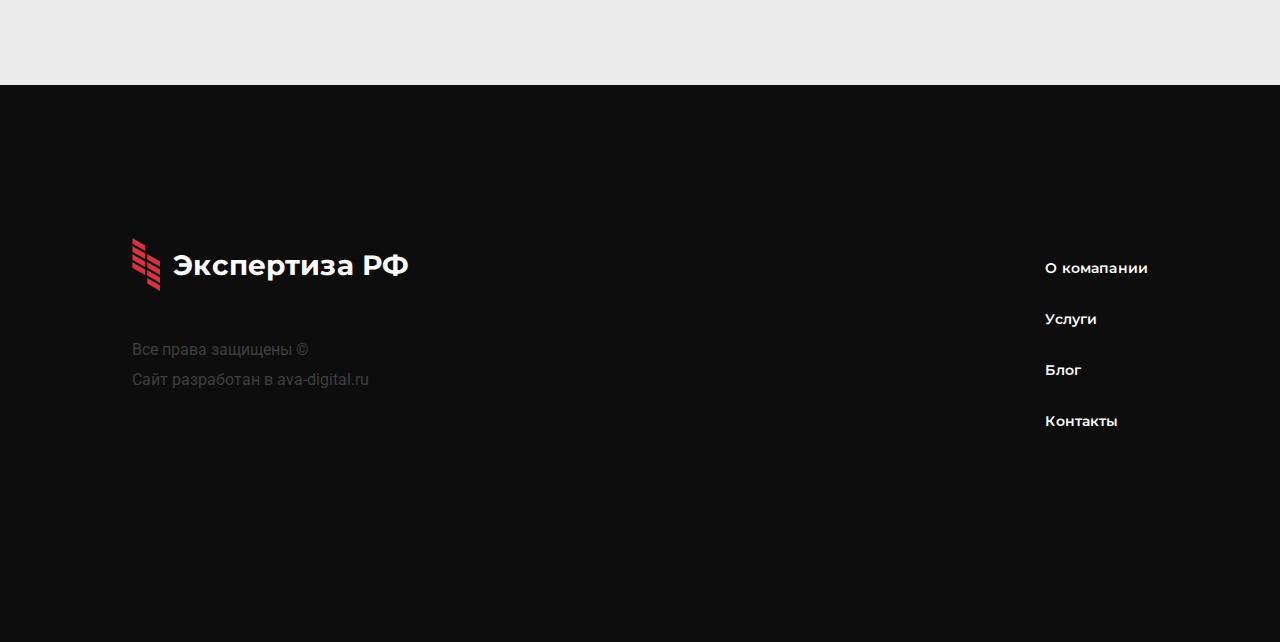
<file: tecnical.html>
<!DOCTYPE html>
<html lang="en">
<head>
  <meta charset="UTF-8">
  <meta name="viewport" content="width=device-width, initial-scale=1.0">
  <title>Document</title>
  <link rel="stylesheet" href="css/style.css">
  <link rel="stylesheet" href="css/forensics.css">
  <link href="https://fonts.googleapis.com/css?family=Montserrat:400,600,700,800,900&display=swap&subset=cyrillic" rel="stylesheet">
  <link href="https://fonts.googleapis.com/css?family=Roboto&display=swap&subset=cyrillic" rel="stylesheet">
  <link rel="stylesheet" href="css/animate.css">
</head>
<body>
  <!--Оболочка для демонстрации-->
  <div class="wrapper">
    <header class="header">
      <div class="container">
        <div class="header-block">
          <div class="header__logo">
            <a href="index.html" class="logo">
              <img class="logo__img" src="img/Frame.svg" alt="">
              <span class="logo__text">Экспертиза РФ</span>
            </a>
          </div>
          <div class="header__burger">
            <span></span>
          </div>
          <nav class="nav-wrap">
            <ul class="nav">
              <li class="current"><a href="about.html">О комапании</a></li>
              <li><a href="transfer.html">Услуги</a></li>
              <li><a href="blog.html">Блог</a></li>
              <li><a href="contact.html">Контакты</a></li>
            </ul>
          </nav>
        </div>
      </div>
    </header> 
  </div>
  <section class="intro" id="intro">
    <div class="container">
      <div class="intro-block">
        <div class="intro__vertical">
          <h2>ЭКСПЕРТИЗА<br>ТЕХНИЧЕСКАЯ
            </h2>
        </div>
        <div class="intro__title">
          <h1>
            Обеспечим <span>качественное и своевременное</span> выполнение строительных работ
          </h1>
        </div>
      </div>
    </div>
  </section>
  <div class="terminal-banner"></div>
  <section class="questions">
    <div class="container">
      <div class="questions-block">
        <div class="type__vertical questions__vertical">
          <h2>виды экспертиз</h2>
        </div>
        <div class="questions__content">
          <div class="questions-box">
            <h3>Почему для технического надзора выбирают нас?</h3>
            <p>Наше бюро независимых экспертиз “ЭКСПЕРТ ЦЕНТР” обладает многолетним опытом в строительном контроле и техническом надзоре. Мы работаем на рынке экспертиз в строительстве более 15 лет. Наши эксперты – инженеры с опытом работы более 20 лет, многие из них работают в компании со дня основания. Они скрупулезно подходят к процедуре оценки качества, выступая на стороне заказчика. Наши эксперты регулярно проходят повышение квалификации и аттестацию, внесены в Национальный реестр специалистов НОСТРОй и НОПРИЗ. Мы являемся членами СРО в строительстве, проектировании, имеем допуск на проведение строительно-технической экспертизы и строительного контроля.</p>
          </div>
          <div class="questions-box">
            <h3>Что такое технический надзор?</h3>
            <p>
              Технический надзор – это ряд действий со стороны центра независимой строительной экспертизы по отслеживанию соблюдения сроков и технических норм в строительстве. Мы контролируем выполнение строительных, монтажных, отделочных или ремонтных работ. Технадзор позволит вам убедиться в соответствии выполняемых строительных работ строительным требованиям, нормам, правилам, срокам, проектной документации, ТЗ, ТУ. Технадзор помогает контролировать ход строительства и ремонта, чтобы иметь возможность прогнозировать результат работ. Инженеры-эксперты следят, чтобы работы шли в соответствие с документацией, строительными нормами, осуществляют контроль качества строительно монтажных работ.
            </p>
          </div>
          <div class="questions-box">
            <h3>Этапы технического надзора</h3>
            <ul>
              <li> анализ документации: ППР, документов подрядчика, разрешительной документации, документов на сотрудников, технику, смет, ТУ, ТЗ</li>
              <li>составление отчета и рекомендаций</li>
              <li>согласование с подрядчиком и заказчиком сроков исполнения</li>
              <li>надзор за соблюдением в ходе строительства требований Сводов правил, ГОСТов, СНиПов, строительных стандартов, техники безопасности и проектной документации</li>
              <li>актирование выполненных строительно- монтажных работ (скрытых работ) КС-2 и т.д.</li>
              <li>проверка соответствия выполненных работ проекту</li>
              <li>экспертиза качества работ, стройматериалов и инструмента</li>
              <li>контроль сроков проведения работ</li>
              <li>итоговый отчет</li>
            </ul>
          </div>
          <div class="questions-box">
            <h3>Кому нужен технический надзор?</h3>
            <p>Обычно заказчики не располагает ни временем, ни желанием, ни определенными знаниями и навыками для контроля выполнения строительных работ. Тем не менее, оценить качество хода строительства или ремонта – значит обеспечить себе безопасную жизнь и пребывание в помещении. Поэтому мы рекомендуем обращаться за услугой ведения технического надзора к профессиональным инженерам всем, кто столкнулся со строительством или ремонтом, но ничего в этом не понимает.</p>
          </div>
        </div>
      </div>
    </div>   
  </section>
  <section class="type">
    <div class="container">
      <div class="type-block">
        <div class="type__left">
          <div class="type__vertical vertical">
            <h2>цены</h2>
          </div>
          <div class="type__title title3">
            <h3>
              Сколько стоит технический надзор?
            </h3>
          </div>
        </div>
        <div class="type__content">
          <div class="type__tabel">
            <table>
              <tbody>
                <caption> Ремонтные или отделочные работы</caption>
                <tr>
                  <th><p>Площадь, М²</p></th>
                  <th><p>Выезды на объект</p></th>
                  <th><p>Цена, ₽</p></th>
                </tr>
                <tr>
                  <td>меньше 300</td>
                  <td>1</td>
                  <td>32000</td>
                </tr>
                <tr>
                  <td>от 100 до 200</td>
                  <td>2</td>
                  <td>64000</td>
                </tr>
                <tr>
                  <td>больше 200</td>
                  <td>2</td>
                  <td>индивидуально</td>
                </tr>        
              </tbody>
            </table>
            <table>
              <tbody>
                <caption>                <caption>Строительно-монтажные работы</caption>
              </caption>
                <tr>
                  <th><p>Площадь, М²</p></th>
                  <th><p>Выезды на объект</p></th>
                  <th><p>Цена, ₽</p></th>
                </tr>
                <tr>
                  <td>меньше 100</td>
                  <td>1</td>
                  <td>32000</td>
                </tr>
                <tr>
                  <td>больше 200</td>
                  <td>индивидуально</td>
                  <td>индивидуально</td>
                </tr>
              </tbody>
            </table>
            <table>
              <tbody>
                <caption>демонтажные работы</caption>
                <tr>
                  <th><p>Площадь, М²</p></th>
                  <th><p>Выезды на объект</p></th>
                  <th><p>Цена, ₽</p></th>
                </tr>
                <tr>
                  <td>любая</td>
                  <td>1</td>
                  <td>32000</td>
                </tr>
              </tbody>
            </table>
            <table>
              <tbody>
                <caption>разовый выезд</caption>
                <tr>
                  <th><p>Площадь, М²</p></th>
                  <th><p>Выезды на объект</p></th>
                  <th><p>Цена, ₽</p></th>
                </tr>
                <tr>
                  <td>меньше 100</td>
                  <td>1</td>
                  <td>индивидуально</td>
                </tr>
              </tbody>
            </table>
          </div>
        </div>
      </div>
    </div>
  </section>
  <section class="form">
    <div class="container">
      <div class="form-block">
        <div class="form__title">
          <h3>Хотите работать с нами?</h3>
          <p>Заполните форму, и мы свяжемся с вами в ближайшее время</p>
        </div>
        <div class="form__content">
          <form action="mail.php" method="POST" id="form">
            <div class="string">
              <div class="input__group">
                <input type="text" name="username" class="input contacts__input" placeholder="* Имя">
              </div>
              <div class="input__group">
                <input type="text" name="company" class="input contacts__input" placeholder="Компания"> 
              </div>
            </div>
            <div class="string">
              <div class="input__group">
                <input type="tel" name="userphone" class="input contacts__input phone" placeholder="* Телефон">
              </div>
              <div class="input__group">
                <input type="email" name="email" class="input contacts__input" placeholder="* Электронная почта">
              </div>
            </div>
            <div class="input__group">
                <input type="message" name="message" class="input contacts__input contacts__input_thin" placeholder="Сообщение">
            </div>
            <div class="form__button">
              <button class="button">Отправить
              </button>
            </div>
          </form>
        </div>
      </div>
    </div>
  </section>
  <footer class="footer">
    <div class="container footer-container">
      <div class="footer-block">
        <div class="footer__logo">
          <a href="index.html" class="logo">
            <img class="logo__img" src="img/Frame.svg" alt="">Экспертиза РФ
          </a>
          <div class="subscribe">
            <p>
              Все права защищены © <br>
  
              Сайт разработан в 
              <a class="ava" href="//ava-digital.ru">ava-digital.ru</a>
            </p>
          </div>
        </div>

        <nav class="footer-wrap">
          <ul class="nav footer__nav">
            <li class="current"><a href="about.html">О комапании</a></li>
            <li><a href="transfer.html">Услуги</a></li>
            <li><a href="blog.html">Блог</a></li>
            <li><a href="contact.html">Контакты</a></li>
          </ul>
        </nav>
      </div>
    </div>
  </footer>
  <script src="js/jquery-3.5.0.min.js"></script>
  <script src="js/jquery.validate.min.js"></script>
  <script src="js/main.js"></script>
  <script src="js/wow.min.js"></script>
  <script>
    new WOW().init()
  </script>
</body>
</body>
</html>
</file>
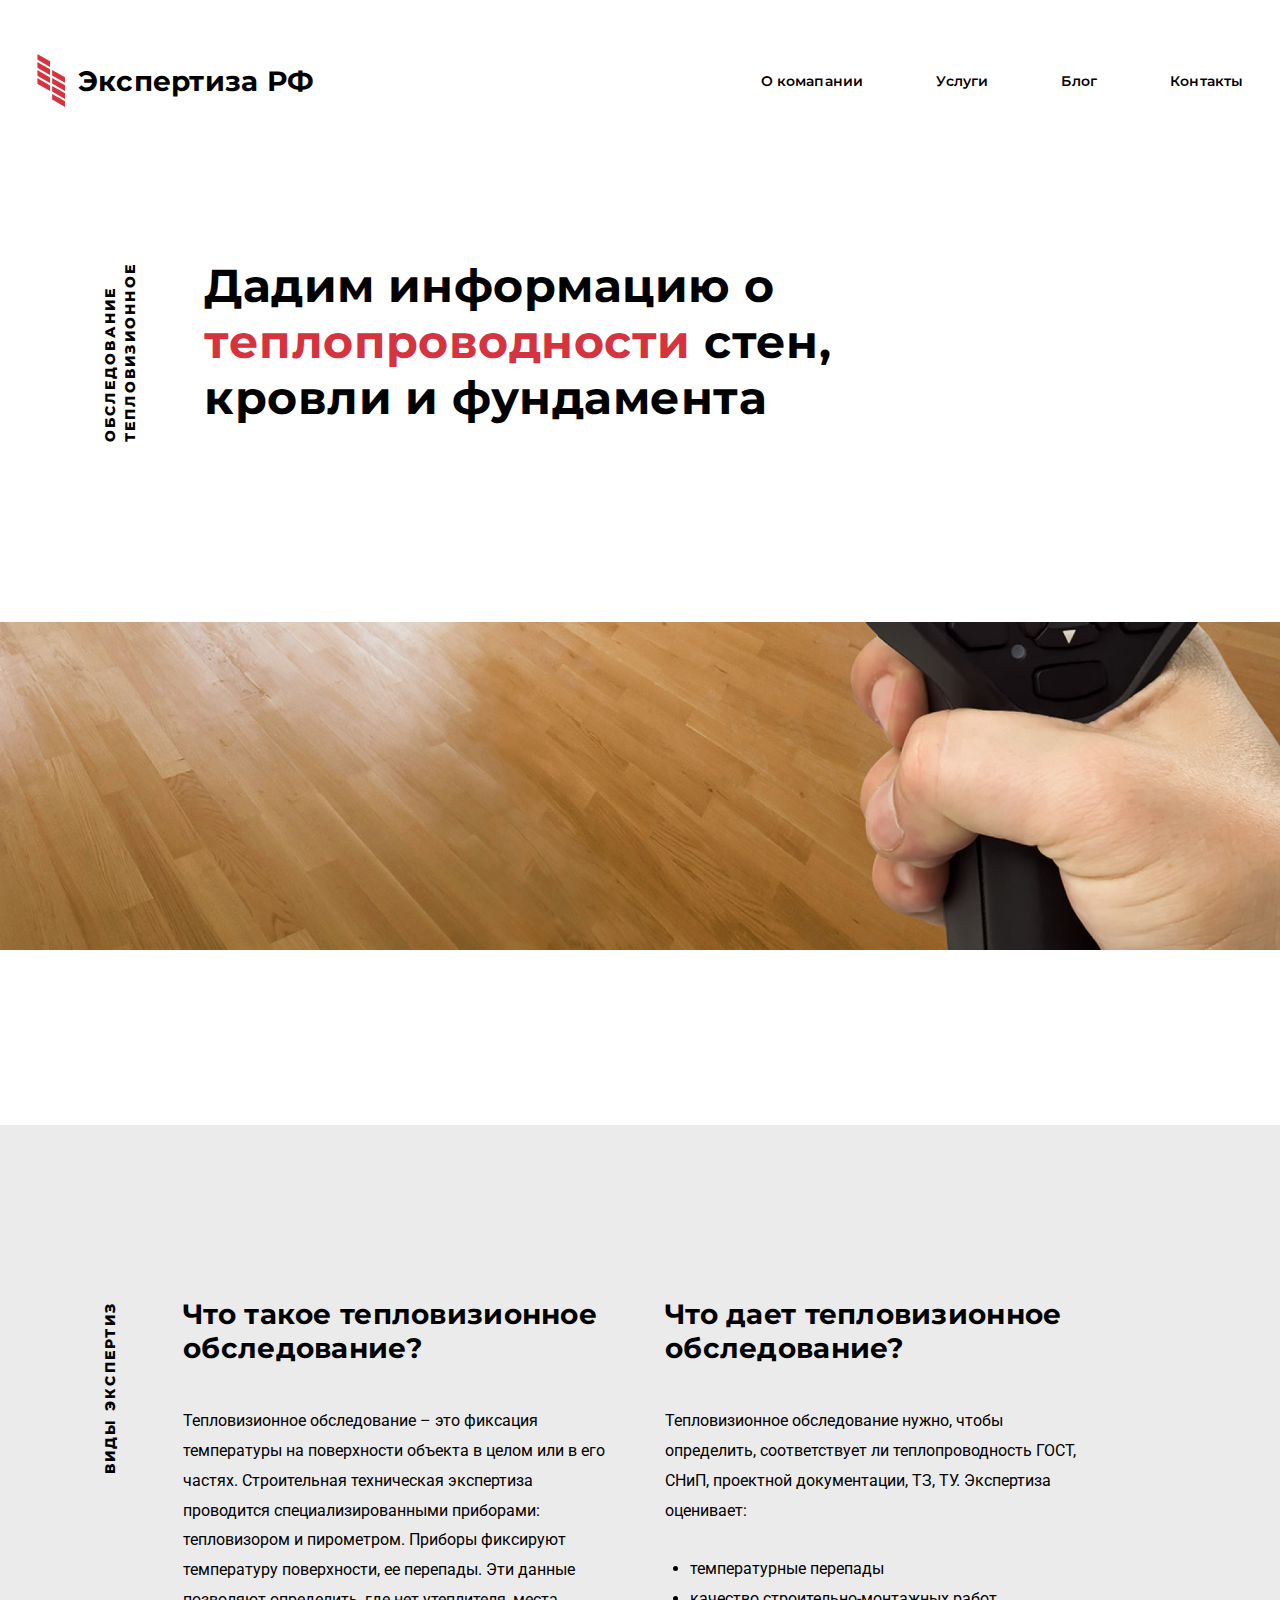
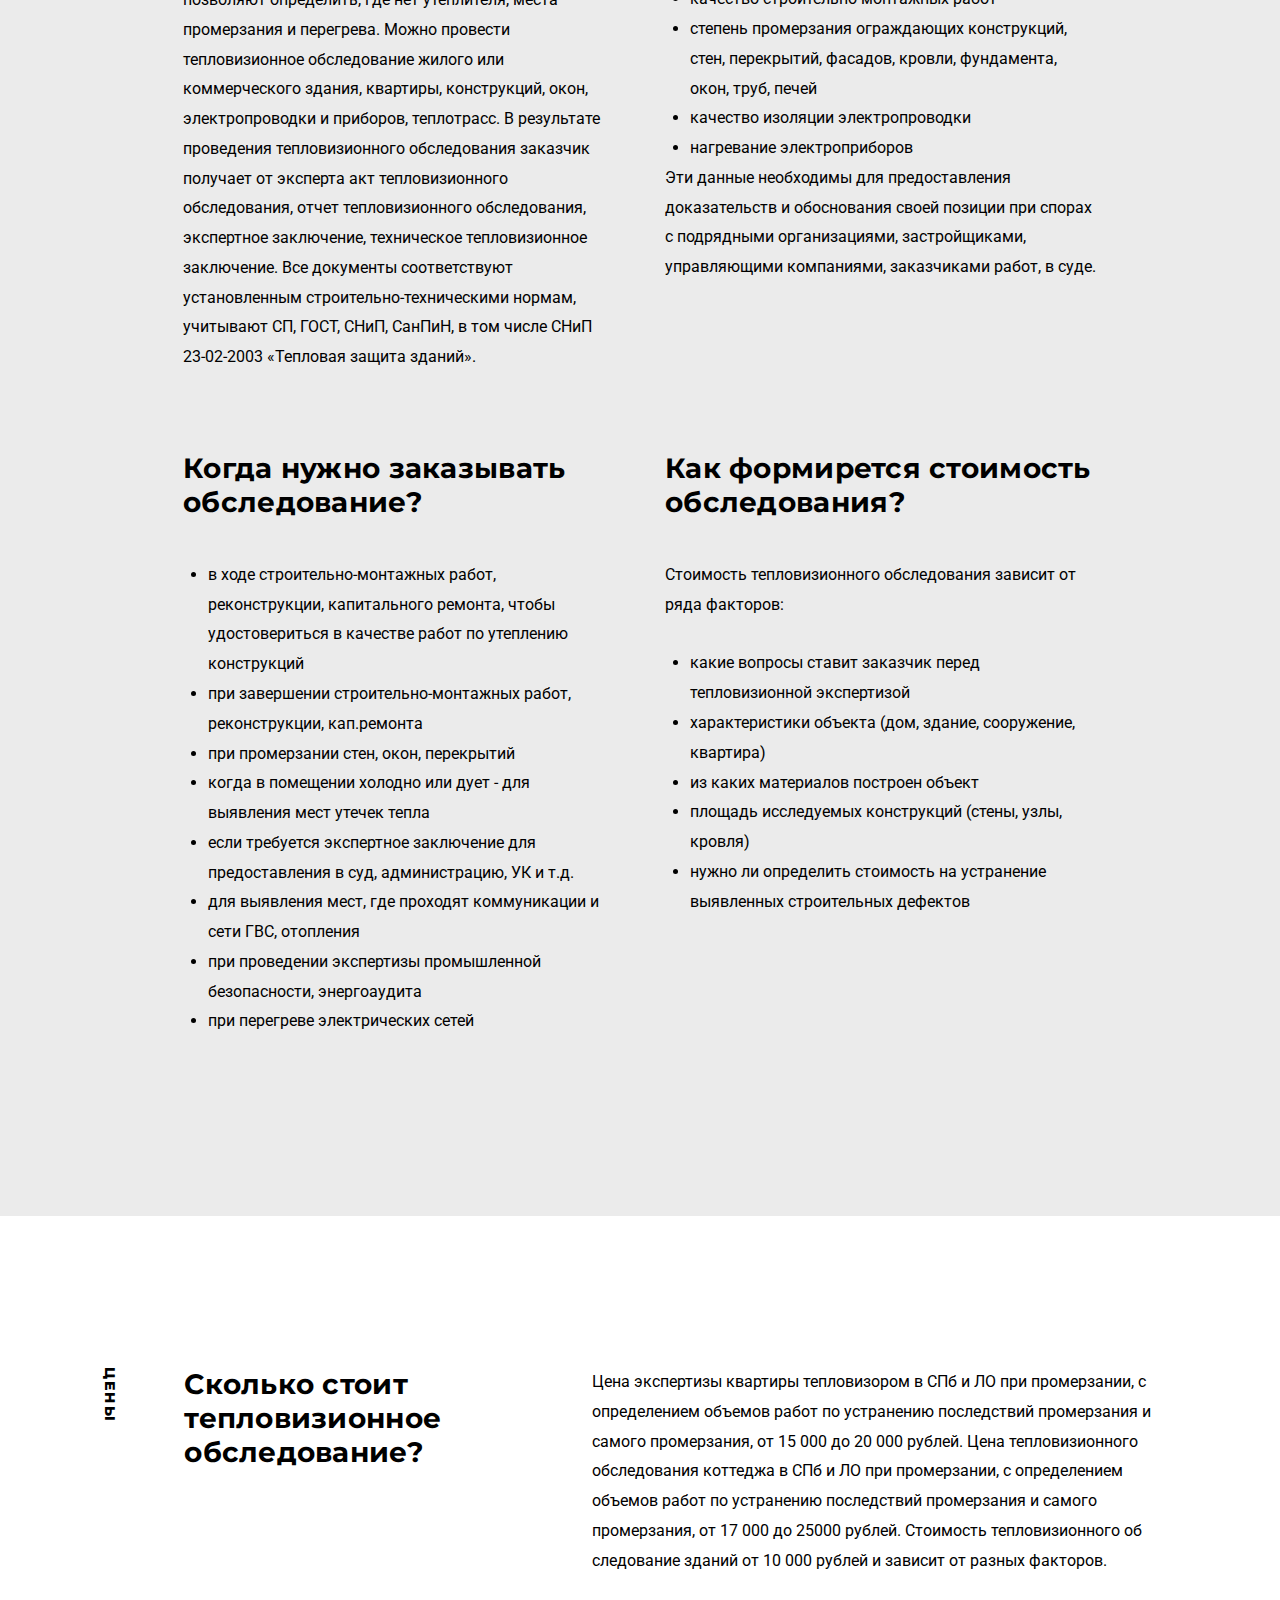
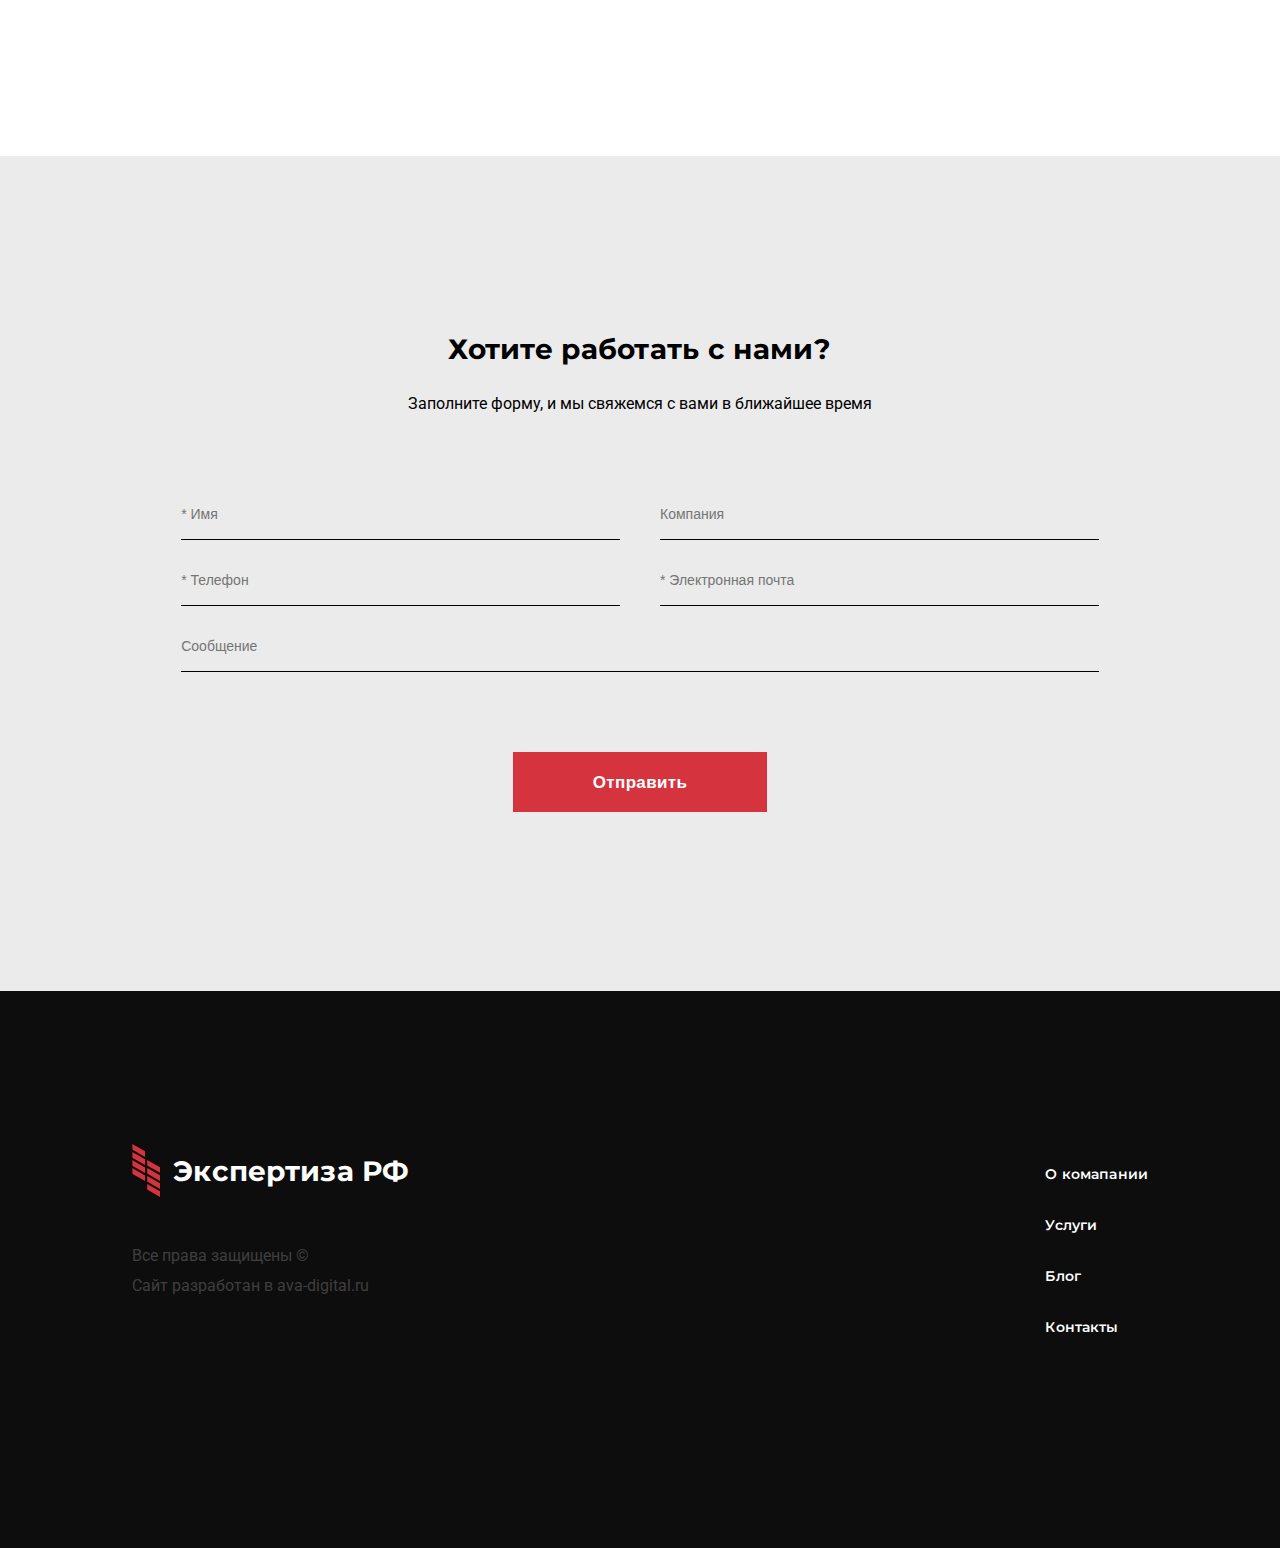
<file: thermal.html>
<!DOCTYPE html>
<html lang="en">
<head>
  <meta charset="UTF-8">
  <meta name="viewport" content="width=device-width, initial-scale=1.0">
  <title>Document</title>
  <link rel="stylesheet" href="css/style.css">
  <link rel="stylesheet" href="css/forensics.css">
  <link href="https://fonts.googleapis.com/css?family=Montserrat:400,600,700,800,900&display=swap&subset=cyrillic" rel="stylesheet">
  <link href="https://fonts.googleapis.com/css?family=Roboto&display=swap&subset=cyrillic" rel="stylesheet">
  <link rel="stylesheet" href="css/animate.css">
</head>
<body>
  <!--Оболочка для демонстрации-->
  <div class="wrapper">
    <header class="header">
      <div class="container">
        <div class="header-block">
          <div class="header__logo">
            <a href="index.html" class="logo">
              <img class="logo__img" src="img/Frame.svg" alt="">
              <span class="logo__text">Экспертиза РФ</span>
            </a>
          </div>
          <div class="header__burger">
            <span></span>
          </div>
          <nav class="nav-wrap">
            <ul class="nav">
              <li class="current"><a href="about.html">О комапании</a></li>
              <li><a href="transfer.html">Услуги</a></li>
              <li><a href="blog.html">Блог</a></li>
              <li><a href="contact.html">Контакты</a></li>
            </ul>
          </nav>
        </div>
      </div>
    </header> 
  </div>
  <section class="intro" id="intro">
    <div class="container">
      <div class="intro-block">
        <div class="intro__vertical">
          <h2>тепловизионное<br>обследование
            </h2>
        </div>
        <div class="intro__title">
          <h1>
            Дадим информацию о <span>теплопроводности</span> стен, кровли и фундамента
          </h1>
        </div>
      </div>
    </div>
  </section>
  <div class="thermal-banner"></div>
  <section class="questions">
    <div class="container">
      <div class="questions-block">
        <div class="type__vertical questions__vertical">
          <h2>виды экспертиз</h2>
        </div>
        <div class="questions__content">
          <div class="questions-box">
            <h3>Что такое тепловизионное обследование?</h3>
            <p>Тепловизионное обследование – это фиксация температуры на поверхности объекта в целом или в его частях. Строительная техническая экспертиза проводится специализированными приборами: тепловизором и пирометром. Приборы фиксируют температуру поверхности, ее перепады. Эти данные позволяют определить, где нет утеплителя, места промерзания и перегрева. Можно провести тепловизионное обследование жилого или коммерческого здания, квартиры, конструкций, окон, электропроводки и приборов, теплотрасс. В результате проведения тепловизионного обследования заказчик получает от эксперта акт тепловизионного обследования, отчет тепловизионного обследования, экспертное заключение, техническое тепловизионное заключение. Все документы соответствуют установленным строительно-техническими нормам, учитывают СП, ГОСТ, СНиП, СанПиН, в том числе СНиП 23-02-2003 «Тепловая защита зданий».</p>
          </div>
          <div class="questions-box">
            <h3>Что дает тепловизионное обследование?</h3>
            <p>
              Тепловизионное обследование нужно, чтобы определить, соответствует ли теплопроводность ГОСТ, СНиП, проектной документации, ТЗ, ТУ. Экспертиза оценивает:
            </p>
            <ul>
              <li>температурные перепады</li>
              <li>качество строительно-монтажных работ</li>
              <li>степень промерзания ограждающих конструкций, стен, перекрытий, фасадов, кровли, фундамента, окон, труб, печей</li>
              <li>качество изоляции электропроводки</li>
              <li>нагревание электроприборов</li>
            </ul>
            <p>Эти данные необходимы для предоставления доказательств и обоснования своей позиции при спорах с подрядными организациями, застройщиками, управляющими компаниями, заказчиками работ, в суде.</p>
          </div>
          <div class="questions-box">
            <h3>Когда нужно заказывать обследование?</h3>
            <ul>
              <li>в ходе строительно-монтажных работ, реконструкции, капитального ремонта, чтобы удостовериться в качестве работ по утеплению конструкций</li>
              <li>при завершении строительно-монтажных работ, реконструкции, кап.ремонта</li>
              <li>при промерзании стен, окон, перекрытий</li>
              <li>когда в помещении холодно или дует - для выявления мест утечек тепла</li>
              <li>если требуется экспертное заключение для предоставления в суд, администрацию, УК и т.д.</li>
              <li>для выявления мест, где проходят коммуникации и сети ГВС, отопления</li>
              <li>при проведении экспертизы промышленной безопасности, энергоаудита</li>
              <li>при перегреве электрических сетей</li>
            </ul>
          </div>
          <div class="questions-box">
            <h3>Как формирется стоимость обследования?</h3>
            <p>Стоимость тепловизионного обследования зависит от ряда факторов:</p>
            <ul>
              <li>какие вопросы ставит заказчик перед тепловизионной экспертизой</li>
              <li>характеристики объекта (дом, здание, сооружение, квартира)</li>
              <li>из каких материалов построен объект</li>
              <li>площадь исследуемых конструкций (стены, узлы, кровля)</li>
              <li>нужно ли определить стоимость на устранение выявленных строительных дефектов</li>
            </ul>
          </div>
        </div>
      </div>
    </div>   
  </section>
  <section class="type">
    <div class="container">
      <div class="type-block">
        <div class="type__left">
          <div class="type__vertical vertical">
            <h2>цены</h2>
          </div>
          <div class="type__title title3">
            <h3>
              Сколько стоит тепловизионное обследование?
            </h3>
          </div>
        </div>
        <div class="type__content">
          <p>
            Цена экспертизы квартиры тепловизором в СПб и ЛО при промерзании, с определением объемов работ по устранению последствий промерзания и самого промерзания, от 15 000 до 20 000 рублей. Цена тепловизионного обследования коттеджа в СПб и ЛО при промерзании, с определением объемов работ по устранению последствий промерзания и самого промерзания, от 17 000 до 25000 рублей. Стоимость тепловизионного об следование зданий от 10 000 рублей и зависит от разных факторов.
          </p>
        </div>
      </div>
    </div>
  </section>
  <section class="form">
    <div class="container">
      <div class="form-block">
        <div class="form__title">
          <h3>Хотите работать с нами?</h3>
          <p>Заполните форму, и мы свяжемся с вами в ближайшее время</p>
        </div>
        <div class="form__content">
          <form action="mail.php" method="POST" id="form">
            <div class="string">
              <div class="input__group">
                <input type="text" name="username" class="input contacts__input" placeholder="* Имя">
              </div>
              <div class="input__group">
                <input type="text" name="company" class="input contacts__input" placeholder="Компания"> 
              </div>
            </div>
            <div class="string">
              <div class="input__group">
                <input type="tel" name="userphone" class="input contacts__input phone" placeholder="* Телефон">
              </div>
              <div class="input__group">
                <input type="email" name="email" class="input contacts__input" placeholder="* Электронная почта">
              </div>
            </div>
            <div class="input__group">
                <input type="message" name="message" class="input contacts__input contacts__input_thin" placeholder="Сообщение">
            </div>
            <div class="form__button">
              <button class="button">Отправить
              </button>
            </div>
          </form>
        </div>
      </div>
    </div>
  </section>
  <footer class="footer">
    <div class="container footer-container">
      <div class="footer-block">
        <div class="footer__logo">
          <a href="index.html" class="logo">
            <img class="logo__img" src="img/Frame.svg" alt="">Экспертиза РФ
          </a>
          <div class="subscribe">
            <p>
              Все права защищены © <br>
  
              Сайт разработан в 
              <a class="ava" href="//ava-digital.ru">ava-digital.ru</a>
            </p>
          </div>
        </div>

        <nav class="footer-wrap">
          <ul class="nav footer__nav">
            <li class="current"><a href="about.html">О комапании</a></li>
            <li><a href="transfer.html">Услуги</a></li>
            <li><a href="blog.html">Блог</a></li>
            <li><a href="contact.html">Контакты</a></li>
          </ul>
        </nav>
      </div>
    </div>
  </footer>
  <script src="js/jquery-3.5.0.min.js"></script>
  <script src="js/jquery.validate.min.js"></script>
  <script src="js/main.js"></script>
  <script src="js/wow.min.js"></script>
  <script>
    new WOW().init()
  </script>
</body>
</body>
</html>
</file>
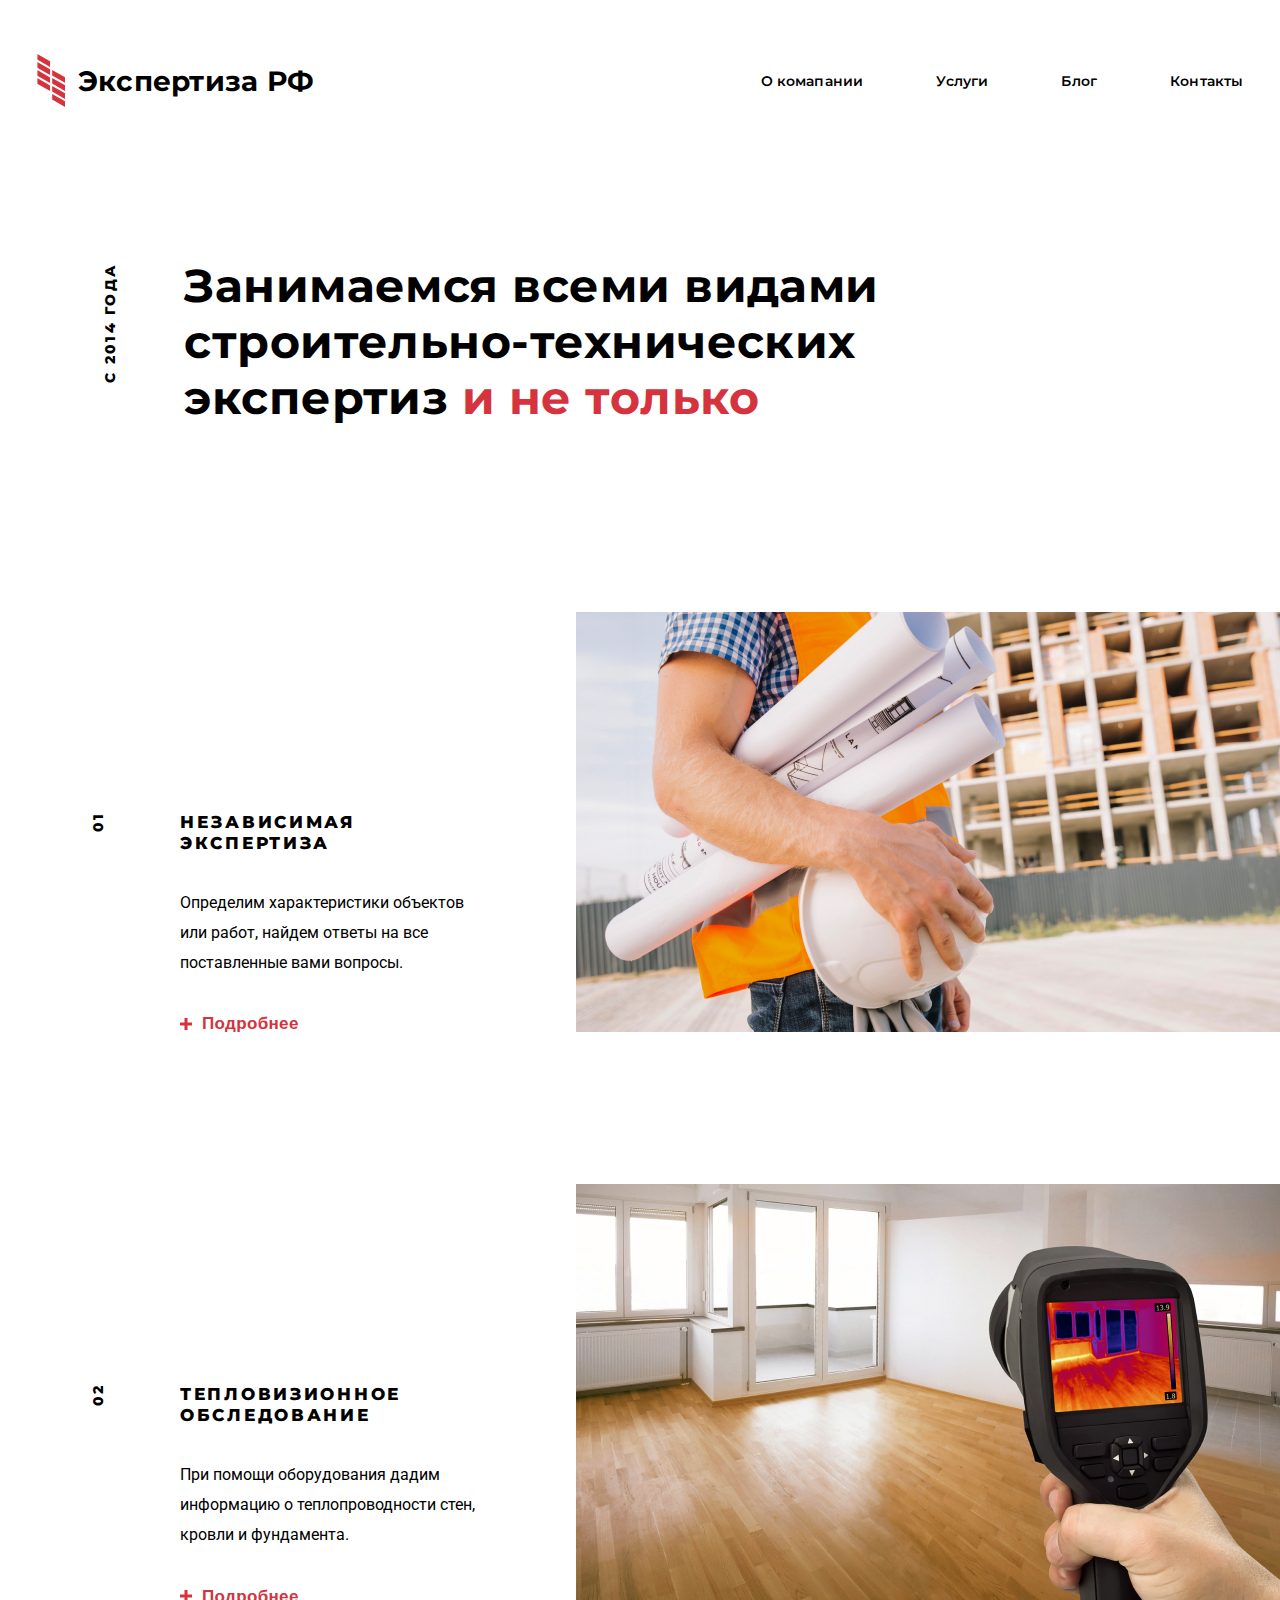
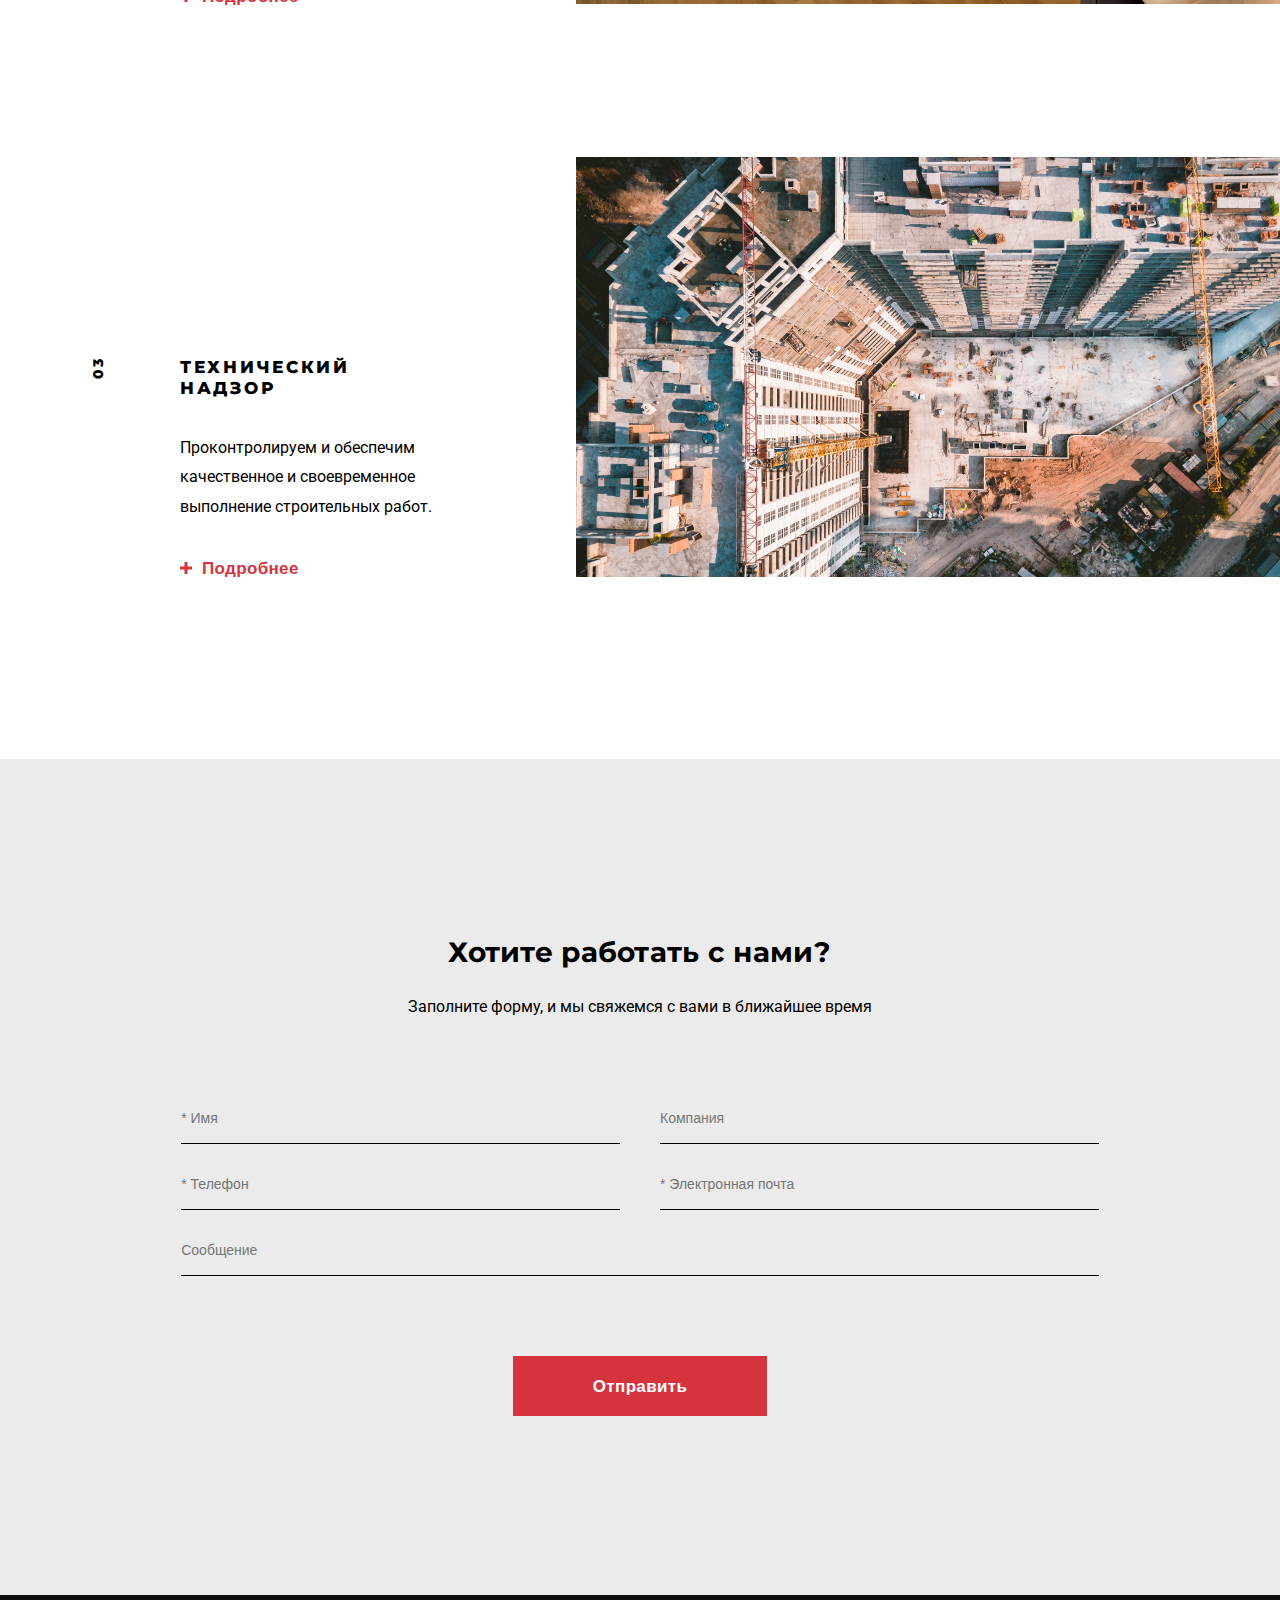
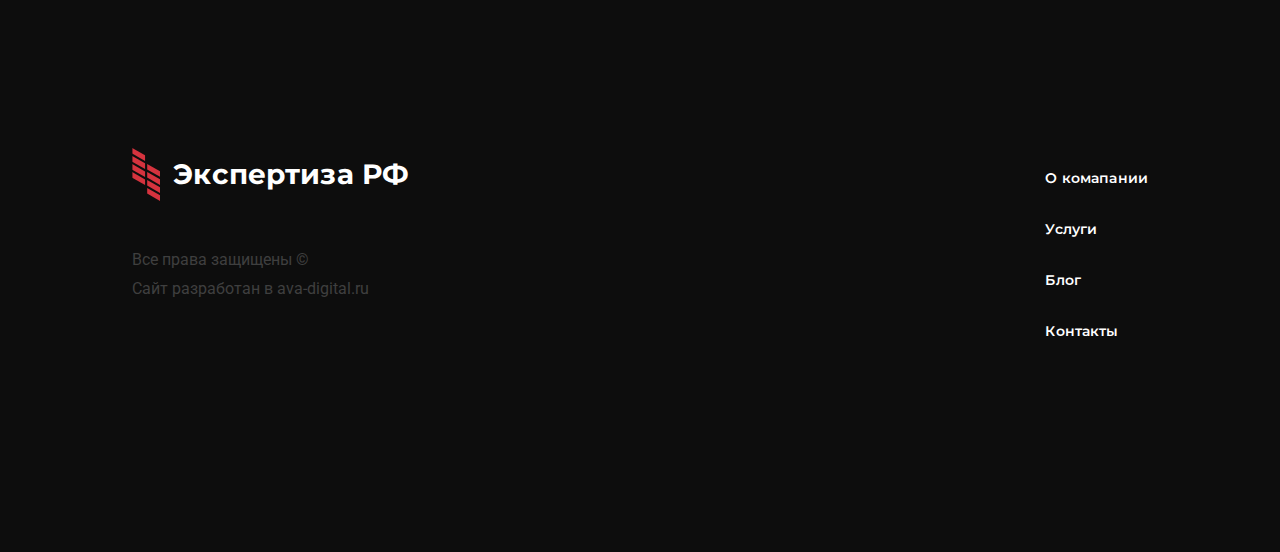
<file: transfer.html>
<!DOCTYPE html>
<html lang="en">
<head>
  <meta charset="UTF-8">
  <meta name="viewport" content="width=device-width, initial-scale=1.0">
  <title>Document</title>
  <link rel="stylesheet" href="css/style.css">
  <link rel="stylesheet" href="css/transfer.css">
  <link href="https://fonts.googleapis.com/css?family=Montserrat:400,600,700,800,900&display=swap&subset=cyrillic" rel="stylesheet">
  <link href="https://fonts.googleapis.com/css?family=Roboto&display=swap&subset=cyrillic" rel="stylesheet">
</head>
<body>
  <header class="header">
    <div class="container">
      <div class="header-block">
        <div class="header__logo">
          <a href="index.html" class="logo">
            <img class="logo__img" src="img/Frame.svg" alt="">
            <span class="logo__text">Экспертиза РФ</span>
          </a>
        </div>
        <div class="header__burger">
          <span></span>
        </div>
        <nav class="nav-wrap">
          <ul class="nav">
            <li class="current"><a href="about.html">О комапании</a></li>
            <li><a href="transfer.html">Услуги</a></li>
            <li><a href="blog.html">Блог</a></li>
            <li><a href="contact.html">Контакты</a></li>
          </ul>
        </nav>
      </div>
    </div>
  </header> 
  <section class="intro" id="intro">
    <div class="container">
      <div class="intro-block">
        <div class="intro__vertical">
          <h2>с 2014 года</h2>
        </div>
        <div class="intro__title">
          <h1>
            Занимаемся всеми видами строительно-технических экспертиз <span>и не только</span>
          </h1>
        </div>
      </div>
    </div>
  </section>

  <!--блок Услуги начало--> 

  <section class="services" id="services">
    <div class="container">
      <div class="services-block">
        <div class="services__vertical">
          <h2>01</h2>
        </div>
        <div class="services__content">
          <h4>НЕЗАВИСИМАЯ ЭКСПЕРТИЗА</h4>
          <p>Определим характеристики объектов или работ, найдем ответы на все поставленные вами вопросы.</p>
          <a href="forensics.html">
            <div class="btnblock">
              <svg class="crossa" width="12" height="12">
                  <rect x="4.5" width="3" height="12" fill="#D5333E"></rect>
                  <rect x="12" y="4.5" width="3" height="12" transform="rotate(90 12 4.5)" fill="#D5333E"></rect>
              </svg>
              <div class="btn1">Подробнее</div>
            </div>
          </a>
        </div>
        <div class="services__image expertise">
        </div>
      </div>
      <div class="services-block">
        <div class="services__vertical">
          <h2>02</h2>
        </div>
        <div class="services__content">
          <h4>ТЕПЛОВИЗИОННОЕ ОБСЛЕДОВАНИЕ</h4>
          <p>При помощи  оборудования дадим информацию о теплопроводности стен, кровли и фундамента.</p>
          <a href="thermal.html">
            <div class="btnblock">
              <svg class="crossa" width="12" height="12">
                  <rect x="4.5" width="3" height="12" fill="#D5333E"></rect>
                  <rect x="12" y="4.5" width="3" height="12" transform="rotate(90 12 4.5)" fill="#D5333E"></rect>
              </svg>
              <div class="btn1">Подробнее</div>
            </div>
          </a>
        </div>
        <div class="services__image teplovis ">
        </div>
      </div>
      <div class="services-block">
        <div class="services__vertical">
          <h2>03</h2>
        </div>
        <div class="services__content">
          <h4>ТЕХНИЧЕСКИЙ<br>НАДЗОР</h4>
          <p>Проконтролируем и обеспечим качественное и своевременное выполнение строительных работ.</p>
          <a href="tecnical.html">
            <div class="btnblock">
              <svg class="crossa" width="12" height="12">
                  <rect x="4.5" width="3" height="12" fill="#D5333E"></rect>
                  <rect x="12" y="4.5" width="3" height="12" transform="rotate(90 12 4.5)" fill="#D5333E"></rect>
              </svg>
              <div class="btn1">Подробнее</div>
            </div>
          </a>
        </div>
        <div class="services__image technical">
        </div>
      </div>
    </div>
  </section>
   <!--блок Услуги конец-->

   <section class="form">
    <div class="container">
      <div class="form-block">
        <div class="form__title">
          <h3>Хотите работать с нами?</h3>
          <p>Заполните форму, и мы свяжемся с вами в ближайшее время</p>
        </div>
        <div class="form__content">
          <form action="mail.php" method="POST" id="form">
            <div class="string">
              <div class="input__group">
                <input type="text" name="username" class="input contacts__input" placeholder="* Имя">
              </div>
              <div class="input__group">
                <input type="text" name="company" class="input contacts__input" placeholder="Компания"> 
              </div>
            </div>
            <div class="string">
              <div class="input__group">
                <input type="tel" name="userphone" class="input contacts__input phone" placeholder="* Телефон">
              </div>
              <div class="input__group">
                <input type="email" name="email" class="input contacts__input" placeholder="* Электронная почта">
              </div>
            </div>
            <div class="input__group">
                <input type="message" name="message" class="input contacts__input contacts__input_thin" placeholder="Сообщение">
            </div>
            <div class="form__button">
              <button class="button">Отправить
              </button>
            </div>
          </form>
        </div>
      </div>
    </div>
  </section>
  <footer class="footer">
    <div class="container footer-container">
      <div class="footer-block">
        <div class="footer__logo">
          <a href="index.html" class="logo">
            <img class="logo__img" src="img/Frame.svg" alt="">Экспертиза РФ
          </a>
          <div class="subscribe">
            <p>
              Все права защищены © <br>
  
              Сайт разработан в 
              <a class="ava" href="//ava-digital.ru">ava-digital.ru</a>
            </p>
          </div>
        </div>

        <nav class="footer-wrap">
          <ul class="nav footer__nav">
            <li class="current"><a href="about.html">О комапании</a></li>
            <li><a href="transfer.html">Услуги</a></li>
            <li><a href="blog.html">Блог</a></li>
            <li><a href="contact.html">Контакты</a></li>
          </ul>
        </nav>
      </div>
    </div>
  </footer>

</body>
</html>
</file>
<file: css/style.css>
* {
  margin: 0;
  padding: 0;
  box-sizing: border-box;
}

body {
  font-family: 'Montserrat', sans-serif;
}

h1, h2, h3, h4, p, ul, li, hr {
  padding: 0;
  margin: 0;
}

img {
  max-width: 100%;
}

p {
  font-family: 'Roboto', sans-serif;
  font-size: 16px;
  line-height: 186.69%;
  color: #000000;
  margin: 0;
  padding: 0;
}

a {
  text-decoration: none;
}

h1 {
  font-weight: bold;
  font-size: 46px;
  line-height: 56px;
  letter-spacing: 0.01em;
  }

h2 {
  font-weight: 800;
  font-size: 14px;
  line-height: 20px;
  letter-spacing: 0.16em;
}

h3 {
  font-weight: bold;
  font-size: 28px;
  line-height: 34px;
  letter-spacing: 0.01em;
}

h4 {
  font-weight: 800;
  font-size: 17px;
  line-height: 21px;
  letter-spacing: 0.16em;
}

.container {
  max-width: 1270px;
  width: 100%;
  margin: auto;
}

.vertical {                         /*ЗАМЕН;*/ 
  text-transform: uppercase;             
  writing-mode: vertical-lr;
  transform: rotate(180deg);
}

.header-block {
  width: 95%;
  margin: 0 auto;
  margin-top: 54px;
  display: flex;
  justify-content: space-between;
  align-items: center;
}

.logo {
  display: flex;
  align-items: center;
  font-size: 28px;
  font-weight: bold;
  letter-spacing: 0.01em;
  color: #000000;
}


.logo__img {
  margin-right: 13px;
}

.nav-wrap {
  width: 40%;
}

.header__burger {
  outline: none;
  display: none;
  cursor: pointer;
}

.nav {
  display: flex;
  justify-content: space-between;
  list-style: none;
  width: 100%;
}

.nav a {
  font-style: normal;
  font-weight: 600;
  font-size: 14px;
  line-height: 17px;
  letter-spacing: 0.01em;
  color: #000000;
}

/* Адаптив для меню начало */
@media (max-width: 768px) {
  body.lock {
    overflow: hidden;
  }
  .logo img {
    position: fixed;
    z-index: 3;
  }
  .logo span {
    position: absolute;
    margin-left: 40px;
    font-size: 28px;
    font-weight: bold;
    letter-spacing: 0.01em;
    color: #000;
    z-index: 3;
  }

  .logo__text.active {
    position: fixed;
    color: #fff;
  }
  
  .header__burger {
    display: block;
    position: fixed;
    right: 15px;
    width: 40px;
    height: 40px; 
    background:#D5333E;
    border-radius: 50%;
    z-index: 3;
  }
  .header__burger:before,
  .header__burger:after {
      content: '';
      background-color: #fff;
      position: absolute;
      width: 40%;
      height: 2px;
      left: 12px;
      transition: all 0.3s ease 0s;
  }
  .header__burger:before {
    top: 10px;
  }
  .header__burger.active:before {
    transform: rotate(45deg);
    top: 19px;
  }
  .header__burger.active:after {
    transform: rotate(-45deg);
    bottom: 19px;
  }
  .header__burger span {
    position: absolute;
    width: 40%;
    height: 2px;
    left: 12px;
    top: 19px;
    background-color: #fff;
    transition: all 0.3s ease 0s;
  }
  .header__burger.active span {
    transform: scale(0);
  }
  .header__burger:after {
    bottom: 10px;
  }
  .nav-wrap {
    position: fixed;
    top: -150%;
    left: 0;
    width: 100%;
    height: 100%;
    background: url('../img/ms.jpg') center no-repeat;
    transition: all 0.6s ease 0s;
  }
  .nav-wrap.active {
    z-index: 2;
    top: 0;
  }
  .nav {
    display: flex;
    flex-direction: column;
    top: 0px;
    left: 0px;
    padding-top: 150px;
    padding-left: 60px;
  }
  .nav a {
    color: #fff;
    font-size: 29px;
    line-height: 35px;
  }
  .nav li {
    margin-top: 20px;
  }
}

@media (max-width: 360px) {
  .nav a {
    color: #fff;
    font-size: 14px;
    line-height: 35px;
  }
  .logo span {
    position: absolute;
    margin-left: 40px;
    font-size: 18px;
    font-weight: bold;
    letter-spacing: 0.01em;
    color: #000;
    z-index: 3;
  }
  .nav li {
    margin-top: 5px;
  }
}

/* Конец адаптива меню*/

.intro-block {
  width: 85%;
  margin: 0 auto;
  display: flex;
  margin-top: 151px;
  display: flex;
}

.intro__vertical h2{
  text-transform: uppercase;
  writing-mode: vertical-lr;
  transform: rotate(180deg);
  margin-top: 5px;
}

.intro__title {
  margin-left: 64px;
  max-width: 771px;
  animation-name: move;
  animation-duration: 3s;
  animation-fill-mode: forwards;
  transition: 1s;
}

@keyframes move {
  from {
    opacity: 0;
    margin-left: 0px;
  }
  to {
    opacity: 1;
    margin-right: 64px;
  }
}

.intro__title span {
  color: #D5333E;
}

.main-banner {
  margin-top: 184px;
  height: 598px;
  width: 100%;
  background: url('../img/main-banner.jpg') no-repeat center;
  background-size: cover;
  background-attachment:fixed;
}

/*history-style*/

.history-block {
  margin-top: 0px;
  width: 85%;
  margin: 0 auto;
  padding-top: 151px;
  padding-bottom: 180px;
  display: flex;
}

.history__title {
  margin-left: 64px;
  width: 300px;
}

.history__content {
  margin-left: 100px;
  width: 50%;
  display: flex;
  justify-content: space-between;
}

.history__box h3 {
  font-weight: bold;
  font-size: 46px;
  line-height: 56px;
  letter-spacing: 0.045em;
  color: #D5333E;
  margin-bottom: 30px;
}

.history__box h5 {
  font-weight: bold;
  font-size: 14px;
  line-height: 20px;
  letter-spacing: 0.16em;
  text-transform: uppercase;
}


@media (max-width: 992px) {
  .history-block {
    margin-top: 0px;
    width: 85%;
    margin: 0 auto;
    padding-top: 151px;
    padding-bottom: 180px;
    display: block;
  }
  
  .history__title {
    margin-left: 0;
    width: 300px;
    margin-bottom: 20px;
  }
  
  .history__content {
    margin-left: 0px;
    width: 100%;
    display: flex;
    justify-content: space-around;

  }
  
  .history__box h3 {
    font-weight: bold;
    font-size: 46px;
    line-height: 56px;
    letter-spacing: 0.045em;
    color: #D5333E;
    margin-bottom: 30px;
  }
  
  .history__box h5 {
    font-weight: bold;
    font-size: 14px;
    line-height: 20px;
    letter-spacing: 0.16em;
    text-transform: uppercase;
  }
}

@media (max-width: 768px) {
  .history-block {
    margin-top: 0px;
    width: 85%;
    margin: 0 auto;
    padding-top: 133px;
    padding-bottom: 100px;
    display: block;
  }
  
  .history__title {
    margin-left: 0;
    width: 300px;
    margin-bottom: 20px;
  }
  
  .history__content {
    margin-left: 0px;
    width: 85%;
    display: flex;
    justify-content: space-between;
    flex-wrap: wrap;

  }
  
  .history__box h3 {
    font-weight: bold;
    font-size: 24px;
    line-height: 29px;
    letter-spacing: 0.01em;
    color: #D5333E;
    margin-bottom: 30px;
  }
  
  .history__box h5 {
    font-weight: bold;
    font-size: 11px;
    line-height: 13px;
    letter-spacing: 0.16em;
    text-transform: uppercase;
    margin-bottom: 43px;
  }
}

/*history-style*/

/*feedback-style*/
.feedback-block {
  margin-top: 0px;
  width: 85%;
  margin: 0 auto;
  padding-top: 151px;
  padding-bottom: 100px;
  display: flex;
}

.feedback__title {
  margin-left: 64px;
  width: 300px;
}

.feedback__content {
  margin-left: 100px;
  width: 50%;
  display: flex;
  flex-wrap: wrap;
}

.feedback__box {
  margin-bottom: 60px;
}

.feedback__logo {
  margin-bottom: 39px;
}

.feedback__box p {
  margin-bottom: 50px;
}

.feedback__box h6 {
  font-weight: bold;
  font-size: 16px;
  line-height: 120%;
  border-bottom: 2px dotted #BCBCBC;
  padding-bottom: 70px;
}

@media (max-width: 900px) {
  .feedback-block {
    margin-top: 0px;
    max-width: 85%;
    margin: 0 auto;
    padding-top: 151px;
    padding-bottom: 100px;
    display: block;
  }

  .feedback__title {
    margin-bottom: 90px;
    margin-left: 0;
    width: 100%;
  }

  .feedback__content {
    margin-left: 0px;
    width: 85%;
  }
}

@media (max-width: 768px) {
  .feedback-block {
    margin-top: 0px;
    max-width: 85%;
    margin: 0 auto;
    padding-top: 90px;
    padding-bottom: 0px;
    display: block;
  }

  .feedback__title {
    margin-bottom: 60px;
    margin-left: 0;
    width: 100%;
  }

  .feedback__content {
    margin-left: 0px;
    width: 85%;
  }
  .feedback__box {
    margin-bottom: 60px;
  }
  
  .feedback__logo {
    margin-bottom: 30px;
  }
  
  .feedback__box p {
    margin-bottom: 38px;
  }
  
  .feedback__box h6 {
    font-weight: bold;
    font-size: 16px;
    line-height: 120%;
    border-bottom: 2px dotted #BCBCBC;
    padding-bottom: 60px;
  }
}
/* feedback-style*/

.about-banner {
  margin-top: 184px;
  height: 598px;
  width: 100%;
  background: url('../img/sean-pollock-PhYq704ffdA-unsplash\ \(1\).jpg') no-repeat center;
  background-size: cover;
  background-attachment:fixed;
}

.about {
  background: #EBEBEB;
  padding-top: 151px;
  padding-bottom: 180px;
}

.about-block {
  margin-top: 0px;
  width: 85%;
  margin: 0 auto;
  display: flex;
  flex-flow: wrap;
}

.about__left {
  flex-basis: 50%;
  display: flex;
}

.about__vertical h2{
  text-transform: uppercase;
  writing-mode: vertical-lr;
  transform: rotate(180deg);
  margin-top: 10px;
}

.about__title {
  margin-left: 64px;
  max-width: 370px;
}

.about__title p {
  margin-top: 41px;
}

.about__subtitle {
  max-width: 420px;
  margin-top: 41px;
  margin-bottom: 143px;
}

.about__title ul {
  margin-top: 41px;
  margin-left: 15px;
  width: 400px;
}

.about__item {
  font-size: 16px;
  line-height: 1.3em;
  margin-bottom: 20px;
}

.about__content {
  margin-left: 30px;
}

.about__content p {
  max-width: 420px;
}

.btnblock {
  display: flex;
  justify-content: flex-start;
  justify-items: center;
  align-items: center;
  margin-top: 60px;
  width: fit-content;
  width: -moz-fit-content;
  
}

.btnblock:hover .crossa {
  transition: all 0.6s ease 0s;
  animation: crossa 1s;
} 

.btnblock:hover rect {
  transition: all 0.6s ease 0s;
  fill: #000;
  color: #000;
} 

.btnblock:hover .btn1 {
  transition: all 0.6s ease 0s;
  color: #000;
} 

.btn1:hover:after{
  transition: all 1s ease 0s;
  color: #000;
} 

.btn1 {
  font-family: 'Montserrat-ExtraBold', sans-serif;
  font-size: 17px;
  font-weight: 800;
  line-height: 21px;
  letter-spacing: 0.02em;
  color: #D5333E;
  margin-left: 10px;
}

.btn1:hover {
  color: #000;
}

@keyframes crossa {
  0% {transform:rotate(0deg)}
  100%{transform:rotate(360deg)}
}

.crossa:hover {
  animation: crossa 1s;
}

.bl {
  position: relative;
  width: 100%;
  overflow: hidden;
}

.bl__b1 {
  opacity: 0;
  position: absolute;
  width: 100%;
  height: 100%;
  top: 0;
  z-index: -1;
  background: url('../img/photo1.jpg') no-repeat;
  background-size: cover;
  transition: opacity 500ms cubic-bezier(0.6, 0.1, 0.4, 1) 0s, transform 20s ease-in-out;
}

.bl__b2 {
  opacity: 0;
  position: absolute;
  width: 100%;
  height: 100%;
  top: 0;
  z-index: -1;
  background: url('../img/photo2.jpg') no-repeat;
  background-size: cover;
  transition: opacity 500ms cubic-bezier(0.6, 0.1, 0.4, 1) 0s, transform 20s ease-in-out;
}

.bl__b3 {
  opacity: 0;
  position: absolute;
  width: 100%;
  height: 100%;
  top: 0;
  z-index: -1;
  background: url('../img/photo3.jpg') no-repeat;
  background-size: cover;
  transition: opacity 500ms cubic-bezier(0.6, 0.1, 0.4, 1) 0s, transform 20s ease-in-out;
}

.good {
  opacity: 1;
  display: block;
  transform: scale(1.3);
}

.offer-block {
  margin-top: 0px;
  width: 85%;
  margin: 0 auto;
  padding-top: 151px;
  padding-bottom: 180px;
}

.offer__link1.colorfull h4{
  color: #fff;
}

.offer__link1.colorfull p{
  color: #fff;
}

.offer__link1.colorfull .btn1{
  color: #fff;
  display: block;
}

.offer__link1.colorfull:hover .btn1{
  color: #D5333E;
  display: block;
}
.offer__link2.colorfull:hover .btn1{
  color: #D5333E;
  display: block;
}
.offer__link3.colorfull:hover .btn1{
  color: #D5333E;
  display: block;
}

.offer__link1.colorfull rect {
  fill: #fff;
}

.offer__link1.colorfull:hover rect {
  fill: #D5333E;
}
.offer__link2.colorfull:hover rect {
  fill: #D5333E;
}
.offer__link3.colorfull:hover rect {
  fill: #D5333E;
}

.offer__link2.colorfull h4{
  color: #fff;
}

.offer__link2.colorfull p{
  color: #fff;
}

.offer__link2.colorfull .btn1{
  color: #fff;
  display: block;
}

.offer__link2.colorfull rect {
  fill: #fff;
}

.offer__link3.colorfull h4{
  color: #fff;
}

.offer__link3.colorfull p{
  color: #fff;
}

.offer__link3.colorfull .btn1{
  color: #fff;
  display: block;
}

.offer__link3.colorfull rect {
  fill: #fff;
}

.offer-block.color-w h2{
  color: #fff;
}

.offer-block.color-w h3{
  color: #fff;
}

.offer-link.color-w h4{
  color: #fff;
  opacity: .3;
}

.offer-link.color-w p{
  color: #fff;
  opacity: .3;
}

.offer-link.color-w .btn1{
  color: #fff;
  opacity: .3;
  display: block;
}

.offer-link.color-w rect {
  fill: #fff;
  opacity: .3;
}


.offer__left {
  display: flex;
}

.offer__vertical h2{
  text-transform: uppercase;
  writing-mode: vertical-lr;
  transform: rotate(180deg);
  margin-top: 5px;
}

.offer__title {
  margin-left: 64px;
  width:570px;
}

.offer__content {
  margin-left: 50px;
  padding-top: 237px;
  display: flex;
  justify-content: space-around;
}

.offer__content h4{
  width: 200px;
  color: #D5333E;
  margin-bottom: 34px;
}

.offer__content a {
  width: 280px;
}

.offer__content a .btn1 {
  color: #fff;
}

.form {
  background: #EBEBEB;
}

.form__white {
  background:#fff;
}

.form-block {
  padding-top: 176px;
  padding-bottom: 179px;
  margin-top: 0px;
  width: 85%;
  margin: 0 auto;
}

.form__title {
  text-align: center;
  padding-bottom: 71px;
}

.form__title h3 {
  margin-bottom: 23px;
}

.form__content {
  position: relative;
  display: flex;
  justify-content: center;
}

form {
  width: 85%;
}

span.error {
  font-family: 'Roboto', sans-serif;
  color: red;
  font-size: 1em;
  font-weight: normal;
}

.string {
  display: flex;
  justify-content: space-around;
}

.input {
  border: none;
  border-bottom: 1px solid #000;
  padding: 17px 0px;
  font-size: 14px;
  outline: none;
  background: #EBEBEB;
}

.input__white {
  background: #fff;
}

.input__group {
  width: 100%;
  margin-right: 40px;
}

.input__group:last-child {
  width: 100%;
  margin-right: 0px;
}

.contacts__input {
  width: 100%;
  margin-right: 69px;
  margin-bottom: 15px;
}

.contacts__input:last-child {
  margin-right: 0;
}

.contacts__input_thin {
  max-width: 100%;
  margin-bottom: 80px;  
}

.form__button {
  display: flex;
  justify-content: center;
}

.button {
  color: white;
  padding: 20px 80px 19px;
  background: #D5333E;
  border: none;
  font-weight: 800;
  font-size: 17px;
  line-height: 21px;
  display: flex;
  align-items: center;
  text-align: center;
  letter-spacing: 0.02em;
}

.footer {
  background: #0D0D0D;
}

.footer__logo a {
  color: white;
}

.footer-wrap a{
  color: white;
  display: flex;
  justify-content: flex-end;
  margin-bottom: 32px;
  display: inline-block;
}

.footer-container{
  display: flex;
  justify-content: center;
}

.footer-block {
  width: 80%;
  padding-top: 153px;
  padding-bottom: 180px;
  display: flex;
  justify-content: space-between;
}

.footer-wrap {
  margin-top: 20px;
}

.footer-wrap ul {
  display: block;
  display: flex;
  flex-direction: column;
  justify-content: flex-end;
}

.subscribe p {
  margin-top: 44px;
  color: #3F3F3F;
}

.ava {
  color: #3F3F3F !important;
}

@media (max-width: 1200px) {
  h1 {
    font-weight: bold;
    font-size: 29px;
    line-height: 35px;
    letter-spacing: 0.01em;
    max-width: 490px;
  }
  .intro__title {
    margin-left: 33px;
    max-width: 490px;
  }
  .offer__content {
    padding-top: 136px;
  }
}

@media (max-width: 1030px) {
  .about {
    padding-top: 134px;
    padding-bottom: 140px;
  }
  .about-block {
    margin: 0 auto;
    display: flex;
    flex-direction: column;
  }
  .about__title {
    margin-left: 34px;
    max-width: 350px;
  }
  .about__content {
    margin-left: 48px;
    margin-top: 41px;
  }
  .about__content p {
    max-width: 100%;
  }
}

@media (max-width: 768px) {
  h1 {
    font-weight: bold;
    font-size: 29px;
    line-height: 35px;
    letter-spacing: 0.01em;
    max-width: 490px;
  }
  h2 {
    font-weight: 800;
    font-size: 11px;
    line-height: 13px;
    letter-spacing: 0.16em;
  }
  h3 {
    font-weight: bold;
    font-size: 24px;
    line-height: 29px;
    letter-spacing: 0.01em;
  }
  .container {
    max-width: 768px;
    width: 100%;
  }
  .intro-block {
    margin-top: 149px;
  }

  .intro__vertical h2{
    text-transform: uppercase;
    writing-mode: vertical-lr;
    transform: rotate(180deg);
    margin-top: 5px;
  }
  .intro__title {
    margin-left: 33px;
    max-width: 490px;
    margin-right: 100px;
  }
  .main-banner {
    margin-top: 180px;
    height: 503px;
    width: 100%;
    background: url(../img/main-banner.jpg) no-repeat center;
    background-size: cover;
    background-attachment:fixed;
  }
  .about {
    padding-top: 134px;
    padding-bottom: 140px;
  }
  .about-block {
    display: flex;
    flex-direction: column;
  }
  .about__title {
    margin-left: 34px;
    max-width: 350px;
  }
  .about__content {
    margin-left: 48px;
    margin-top: 41px;
  }
  .about__content p {
    max-width: 490px;
  }
  .offer-block {
    padding-top: 134px;
    padding-bottom: 45px;
  }

  .offer__title {
    margin-left: 34px;
    max-width: 570px;
  }
  .offer__content {
    margin-left: 50px;
    padding-top: 0px;
    display: flex;
    flex-direction: column;
  }
  .offer__content a {
    width: 100%;
    margin-top: 24px;
  }
  .offer__content h4 {
  
    color: #D5333E;
    margin-bottom: 24px;
  }

  .offer__vertical h2 {
    margin-top: 5px;
  }
  .btnblock {
    margin-top: 30px;
    margin-bottom: 0px;
  }
  .form-block {
    padding-top: 138px;
    padding-bottom: 136px;
  }
  form {
    width: 69%;
  }
  .button {
    padding: 16px 60px;
  }
  
  .footer-wrap a{
    display: none;
  }
  .subscribe p {
    margin-top: 0;
    color: #3F3F3F;
  }
  footer-wrap a{
    display: none;
  }
  .subscribe {
    margin-top: 34px;
  }
  .subscribe p {
    margin-top: 0;
    color: #3F3F3F;
  }
  .contacts__input {
    width: 100%;
    margin-right: 0px;
    margin-bottom: 15px;
  }
  .footer-block {
    width: 80%;
    padding-top: 62px;
    padding-bottom: 80px;
    display: block;
  }
  .footer__logo {
    width: 100%;
    display: block;
  }
}

@media (max-width: 380px) {
  @keyframes move {
    from {
      opacity: 0;
      margin-left: -10px;
    }
    to {
      opacity: 1;
      margin-right: 10px;
    }
  }
  h1 {
    font-weight: bold;
    font-size: 29px;
    line-height: 35px;
    letter-spacing: 0.01em;
    max-width: 320px;
  }
  h2 {
    font-weight: 800;
    font-size: 11px;
    line-height: 13px;
    letter-spacing: 0.16em;
  }
  h3 {
    font-weight: bold;
    font-size: 24px;
    line-height: 29px;
    letter-spacing: 0.01em;
  }
  .container {
    max-width: 768px;
    width: 100%;
  }

  .intro-block {
    margin-top: 98px;
    display: block;
  }

  .intro__vertical h2{
    text-transform: uppercase;
    writing-mode: horizontal-tb;
    transform: rotate(0deg);
  }
  .intro__title {
    margin-top: 16px;
    margin-left: 0px;
    margin-right: 0;
  }

  .main-banner {
    margin-top: 100px;
    height: 304px;
    width: 100%;
    background: url(../img/main-banner.jpg) no-repeat center;
    background-size: cover;
    background-attachment:fixed;
  }
  .about {
    padding-top: 77px;
    padding-bottom: 80px;
  }
  .about-block {
    display: flex;
    flex-direction: column;
  }
  .about__left {
    display: block;
  }
  .about__vertical h2{
    text-transform: uppercase;
    writing-mode: horizontal-tb;
    transform: rotate(0deg);
    margin-bottom: 17px;
  }
  .about__title {
    margin-left: 0;
    max-width: 320px;
  }
  .about__content {
    margin-left: 0px;
    margin-top: 41px;
  }
  .about__content p {
    max-width: 320px;
  }
  .offer-block {
    padding-top: 77px;
    padding-bottom: 20px;
  }
  .offer__vertical h2{
    text-transform: uppercase;
    writing-mode: horizontal-tb;
    transform: rotate(0deg);
    margin-bottom: 17px;
  }
  .offer__title {
    margin-left: 0px;
    max-width: 320px;
    width: 100%;
  }
  .offer__content {
    margin-left: 0;
    padding-top: 76px;
    display: flex;
    flex-direction: column;
  }
  .offer__content a {
    width: 100%;
    margin-bottom: 60px;
  }
  .offer__left {
    display: block;
  }
  .offer__content h4 {
    color: #D5333E;
    margin-bottom: 24px;
  }

  .offer__vertical h2 {
    text-transform: uppercase;
    writing-mode: horizontal-tb;
    transform: rotate(0deg);
  }
  .btnblock {
    margin-top: 30px;
    margin-bottom: 0px;
  }
  
  .form__content {
    display: block;
    
}
  .form-block {
    padding-top: 74px;
    padding-bottom: 80px;
    margin: 0 auto;
  }
  .form__title {
    text-align: left;
    padding-bottom: 71px;
  }
  form {
    width: 100%;
    margin: 0;
  }
  .string {
    display: block;
  }
  .button {
    padding: 16px 60px;
  }
  .footer-wrap a{
    display: none;
  }
  .subscribe {
    margin-top: 34px;
  }
  .subscribe p {
    margin-top: 0;
    color: #3F3F3F;
  }
  .contacts__input {
    width: 100%;
    margin-right: 0px;
    margin-bottom: 15px;
  }
  .footer-block {
    width: 80%;
    padding-top: 62px;
    padding-bottom: 80px;
    display: block;
  }
  .footer__logo {
    width: 100%;
    display: block;
  }
}
</file>
<file: css/forensics.css>
* {
  box-sizing: border-box;
  margin: 0;
  padding: 0;
}

details {
  margin-bottom: 49px;
  border-bottom: 2px dotted #000;
  padding-bottom: 21px;
}

details:last-child {
  margin-bottom: 0px;
  padding-bottom: 21px;
}

summary {
  font-weight: bold;
  font-size: 20px;
  line-height: 24px;
  letter-spacing: 0.01em;
  width: 100%;
  display: flex;
  justify-content: space-between;
  outline: none;
}

caption {
  font-weight: 800;
  font-size: 14px;
  line-height: 20px;
  text-align: center;
  letter-spacing: 0.16em;
  text-transform: uppercase;
  padding: 0 25px 25px 25px;
}

table{
  display: block;
  border-spacing: 0px;
  border-collapse: collapse;
  margin-bottom: 80px;
}

table:last-of-type {
  margin-bottom: 0px;
}



th {
  padding: 16px 5px;
  text-align: center;
  background: #EBEBEB;
  font-weight: 800;
  font-size: 14px;
}

th p {
  width: 192px;
}


td {
  font-family: 'Roboto', sans-serif;
  padding-top: 13px;
  padding-bottom: 11px;
  text-align: center;
  border-right: 1px solid #EBEBEB;;
}

tr {
  border: 1px solid #EBEBEB;
}

.type-block {
  margin-top: 0px;
  width: 85%;
  margin: 0 auto;
  padding-top: 151px;
  padding-bottom: 180px;
  display: flex;
}

.type__left {
  display: flex;
}

.type__vertical h2{
  text-transform: uppercase;
  writing-mode: vertical-lr;
  transform: rotate(180deg);
  margin-top: 5px;
}

.type__title {
  margin-left: 64px;
  width:270px;
}

.type__content {
  margin-left: 138px;
  display: flex;
  flex-direction: column;
}

.type__content h4{
  width: 200px;
  color: #D5333E;
  margin-bottom: 34px;
}

.type__category {
  margin-top: 30px;
}

.type__content a {
  width: 280px;
}

.type__content a .btn1 {
  color: #fff;
}

.type__sidebar {
  width: 600px;
}

.type_shadow {
  background: #EBEBEB;
}

.type__tabel {
  margin: 0 auto;
}

.type__burger {
  position: relative;
  padding-right: 30px;
  width: 20px;
  height: 20px; 
}
.type__burger:before,
.type__burger:after {
    display: block;
    content: '';
    background-color: #D5333E;
    width: 20px;
    height: 5px;
    left: 20px;
    transition: all 0.3s ease 0s;
}
.type__burger:before {
  position: absolute;
  left: 0;
  top: 10px;
  transform: rotate(90deg);
  z-index: 1;
  transition: all 0.3s ease 0s;
}
.type__burger:after {
  position: absolute;
  transform: rotate(-180deg);
  bottom: 5px;
  z-index: 1;
  left: 0;
}

.type__burger.open:before {
  position: absolute;
  display: none;
}
.type__burger.active:before {
  display: none;
}

.type__name::-webkit-details-marker {
  display: none;
}

.questions {
  background: #EBEBEB;
}

.questions-block {
  position: relative;
  padding-top: 172px;
  padding-bottom: 180px;
  width: 85%;
  margin: 0 auto;
}

.questions__vertical {
  position: absolute;
  left: 0;
}

.questions__content {
  display: grid;
  grid-template-columns: repeat(2, 40%);
  grid-template-rows: repeat(1, auto);
  justify-content: center;
  grid-gap: 50px;
}

.questions-box h3{
  margin-bottom: 41px;
}

.questions-box p{
  margin-bottom: 29px;
}

.questions-box ul{
  padding-left: 25px;
  font-family: 'Roboto', sans-serif;
  display: block;
  font-weight: normal;
  font-size: 16px;
  line-height: 186.69%;
}

.forensics-banner {
  margin-top: 184px;
  height: 598px;
  width: 100%;
  background: url('../img/foresics-bg.jpg') no-repeat center;
  background-size: cover;
  background-attachment:fixed;
}

.terminal-banner {
  margin-top: 180px;
  height: 503px;
  width: 100%;
  background: url('../img/terminal-banner.jpg') no-repeat center;
  background-size: cover;
  background-attachment:fixed;
}
.thermal-banner {
  margin-top: 180px;
  height: 503px;
  width: 100%;
  background: url('../img/thermal.jpg') no-repeat center;
  background-size: cover;
  background-attachment:fixed;
}




@media (max-width: 1200px) {
  summary {
    font-weight: bold;
    font-size: 17px;
    letter-spacing: 0.01em;
    max-width: 800px;
    outline: none;
  }
  .type__content {
    margin-left: 50px;
    margin-top: 0;
  }
  .type-block {
    padding-top: 134px;
    padding-bottom: 80px;
    display: flex;
    flex-direction: column;
    justify-content: center;
  }
  .type__title {
    margin-left: 50px;
    margin-bottom: 42px;
    max-width: 100%;
  }
}  

@media (max-width: 768px) {
  th p {
    width: 90px;
  }
  summary {
    font-weight: bold;
    font-size: 17px;
    letter-spacing: 0.01em;
    max-width: 100%;
    outline: none;
  }
  .type-block {
    padding-top: 134px;
    padding-bottom: 45px;
    display: flex;
    flex-direction: column;
  }

  .forensics-banner {
    width: 100%;
  }

  .type__title {
    margin-left: 0px;
    margin-bottom: 42px;
    max-width: 570px;
  }
  .type__content {
    margin: 0 auto;
    margin-left: 0px;
    padding-top: 0px;
    display: flex;
    flex-direction: column;
  }
  .type__content a {
    width: 100%;
    margin-top: 24px;
  }
  .type__content h4 {
  
    color: #D5333E;
    margin-bottom: 24px;
  }

  .type__content p {
    margin-top: 0px;
  }

  .type__vertical h2 {
    margin-top: 5px;
  }
  .btnblock {
    margin-top: 30px;
    margin-bottom: 0px;
  }
  
  .type__sidebar {
    max-width: 420px;
  }

  .questions__content {
    margin-top: 35px;
    display: flex;
    flex-direction: column;
    grid-template-columns: repeat(2, 40%);
    grid-template-rows: repeat(1, 600px);
    justify-content: center;
    grid-gap: 50px;
  }
  .questions__vertical h2{
    text-transform: uppercase;
    writing-mode: horizontal-tb;
    transform: rotate(0deg);
    margin-bottom: 17px;
  }

}

@media (max-width: 380px) {
  summary {
    font-weight: bold;
    font-size: 17px;
    letter-spacing: 0.01em;
    max-width: 300px;
    outline: none;
  }

  th p {
    width: 90px;
  }
  .type__name {
    width: 250px;
  } 
  .forensics-banner {
    width: 320px;
  }
  .type-block {
    padding-top: 77px;
    padding-bottom: 80px;
  }
  .type__vertical h2{
    text-transform: uppercase;
    writing-mode: horizontal-tb;
    transform: rotate(0deg);
    margin-bottom: 17px;
  }
  .type__title {
    margin-left: 0px;
    max-width: 320px;
    width: 100%;
  }
  .type__content {
    margin-left: 0;
    padding-top: 0px;
    display: flex;
    flex-direction: column;
    justify-content: center !important;
  }
  .type__sidebar {
    margin-left: 0;
    display: flex;
    width: 90%;
  }
  .type__content a {
    width: 100%;
    margin-bottom: 60px;
  }

  .type__left {
    display: block;
  }
  .type__content h4 {
    color: #D5333E;
    margin-bottom: 24px;
  }

  .type__content p {
    margin-top: 0px;
  }

  .type__vertical h2 {
    text-transform: uppercase;
    writing-mode: horizontal-tb;
    transform: rotate(0deg);
  }

  .questions__content {
    margin-top: 35px;
  }
  .questions__vertical h2{
    text-transform: uppercase;
    writing-mode: horizontal-tb;
    transform: rotate(180deg);
    margin-bottom: 17px;
  }
}

@media (max-width: 320px) {
  th p {
    max-width: 80px;
  }
}
</file>
<file: css/article.css>
.flex-start {
    display: flex;
    justify-content: flex-start;
}

.article-section {
    margin-top: 60px;
    margin-bottom: 60px;
}

.article-banner {
    width: 100%;
    background: url(../img/article-banner.jpg) no-repeat center;
    background-size: cover;
    height: 596px;
    margin-top: 170px;
}

.article__end {
    display: flex;
    justify-content: flex-end;
}

.article__content {
    max-width: 560px;
    margin-right: 152px;
    
}

.article {
    background: #EBEBEB;
    padding-top: 170px;
    padding-bottom: 180px;
}

@media (max-width: 768px) {
    .article-banner {
        margin-top: 182px;
        height: 503px;

    }
    .article__end {
        display: flex;
        justify-content: center;
    }
    
    .article__content {
        max-width: 480px;
        margin-right: 0;
    }
    .article {
        padding-top: 130px;
        padding-bottom: 140px;
        
    }
    .article-section {
        margin-top: 36px;
        margin-bottom: 60px;
    }
}

@media (max-width: 490px) {
    .article-banner {
        margin-top: 100px;
        height: 304px;
    }
    .article {
        padding-top: 80px;
        padding-bottom: 80px;
        
    }
    .article__content {
        max-width: 320px;
        margin-right: 0;
    }
    .article__content p{
        font-size: 14px;
    }
    .article-section {
        margin-top: 20px;
        margin-bottom: 20px;
    }
}
@media (max-width: 320px) {
    .article__content {
        max-width: 300px;
        margin-right: 0;
    }
}
</file>
<file: css/blog.css>
/*стили для Blog начало*/

.main-blog {
    margin-top: 55px;
  }
  
  .blog-box {
    display: flex;
    padding-top: 120px;
    padding-bottom: 120px;
  }
  
  
  .blog__item {
    display: flex;
    margin-left: 85px;
    align-items: flex-start;
  }
  
  .blog__content {
    max-width: 420px;
    margin-left: 64px;
    margin-right: 70px;
  }
  
  .blog__content p{
    margin-top: 45px;
    margin-bottom: 42px;
  }
  
  .blog__vertical {
    padding-bottom: 5px;
    color:  #D5333E;
  }
  
  .backgr_grey {
    background: #EBEBEB;
  }
  
  @media (max-width: 1050px) {
    .blog-box {
      flex-direction: column-reverse;
      align-items: center;
    }
    .blog__image img {
      width: 639px;
      height: 426px;
    }
    .blog-box {
      padding-top: 104px;
      padding-bottom: 80px;
     
    }
    .blog__content h3 {
      font-size: 24px;
      line-height: 29px;
      letter-spacing: 0.01em;
    }
    .blog__item {
      margin-left: 0;
      margin-top: 43px;
    }
    .blog__content p{
      margin-top: 15px;
      margin-bottom: 35px;
    }

  }

  @media (max-width: 610px) {
    .blog__item {
      margin-left: 50px;
    }
  }

  @media (max-width: 470px) {
    .main-blog {
      margin-top: 0;
    }
    .blog__item {
      flex-direction: column;
      margin-left: 20px;
    }
    .blog__vertical {
      writing-mode: horizontal-tb;
      transform: rotate(360deg);
      margin-left: 0;
    }
    .blog__content {
      max-width: 320px;
      margin-right: 20px;
      margin-left: 0;
    }
    .blog__image img {
      width: 321px;
      height: 214px;
    }
    .blog__content p{
      margin-top: 32px;
      margin-bottom: 35px;
    }
    .blog-box {
      padding-top: 10px;
      padding-top: 60px;
      padding-bottom: 60px;
    }
  }
  
  
  /*стили для Blog конец*/
</file>
<file: css/contact.css>
/*стили для Comtact начало*/

  .contacts-block {
    display: flex;
    justify-content: center;
    margin-top: 180px;
    margin-bottom: 192px;
  }
  
  .contacts__info {
    max-width: 175px;
    margin-right: 177px;
  }
  .contacts__info:last-of-type {
    margin-right: 0;
  }
  
  .contacts__info a {
    color:#000;
  }
  
  .contacts__info p {
    margin-top: 23px;
  }
  
  .contacts__info h4 {
    text-transform: uppercase;
    letter-spacing: 0.14em;
  }
  
  .light {
    background: #fff;
  }

  #map {
    
    filter: grayscale(100%);
  }
  
  @media (max-width: 980px) {
    .contacts__info {
      max-width: 130px;
      margin-right: 57px;
    }
    .contacts__info:last-of-type {
      margin-right: 0;
    }
    .contacts__info h4 {
      font-weight: 800;
      font-size: 11px;
      line-height: 13px;
    }
    .contacts__info p {
      margin-top: 18px;
      font-size: 12px;
      line-height: 165%;
    }
    .contacts-block {
      margin-top: 154px;
      margin-bottom: 186px;
    }
    .map {
      height: 503px;
    }
  }

  @media (max-width: 520px) {
    .contacts__info {
      margin-right: 20px;
    }
  }
  
  @media (max-width: 415px){
    .contacts-block {
      margin-top: 40px;
      margin-bottom: 120px;
      flex-wrap: wrap;
      justify-content: start;
      margin-left: 20px;
    }
    .contacts__info {
      margin-right: 30px;
      margin-top: 58px;
    }
    .no-wrap {
      margin-right: 0;
    }
    .map {
      height: 304px;
      margin-bottom: 284px;
    }
    .contacts__info:last-of-type {
      margin-top: 50 px;
    }
    .contacts__info p {
      margin-top: 8px;
    }
  }
  /*стили для Comtact конец*/
</file>
<file: css/transfer.css>
/*Стили для services*/

.services {
    margin-top: 186px;
  }
  
  .services-block {
    display: flex;
    margin-top: 150px;
  }
  
  .services-block:last-child {
    margin-bottom: 180px;
   
  }
  
  .services__about {
    display: flex;
  }
  
  .services__vertical h2{
    text-transform: uppercase;
    writing-mode: vertical-lr;
    transform: rotate(180deg);
    margin-right: 72px;
    margin-left: 83px;
    margin-top: 200px;
  }
  
  
  
  .services__content {
    max-width: 300px;
    margin-top: 200px;
  }
  
  .services__content h4 {
    padding-bottom: 34px;
  }
  
  .btnblock {
    margin-top: 36px;
    cursor: pointer;
  }
  
  .services__image {
    width: 55%;
    height: 420px;
    position: absolute;
    right: 0;
  }
  
  .expertise {
    background: url('../img/exp.jpg') no-repeat;
  }
  
  
  .teplovis {
    background: url('../img/tepl.jpg') no-repeat;
  }
  
  .technical {
    background: url('../img/Rectangle.jpg') no-repeat;
  }

  @media (max-width: 1073px) {
    .services__vertical h2 {
      margin-right: 50px;
    }
  }

  @media (max-width: 980px) {
    .services {
      margin-top: 182px;
    }
    .services__image {
      
      height: 254px;
      
    }

    .services__vertical h2{
      margin-right: 33px;
      margin-left: 60px;
      margin-top: 40px;
    }
    .services__content {
      max-width: 241px;
      margin-top: 40px;
    }
    .services__content p {
      line-height: 150%;
    }
    .btnblock {
      margin-top: 30px;
    }
    .services__content h4 {
      padding-bottom: 30px;
    }
    .services-block {
      margin-top: 100px;
    }
    .services-block:last-child {
      margin-bottom: 140px;
    }
  }
  @media (max-width: 820px) {
    .services__image {
      width: 340px;
      height: 254px;
    }
  }

  @media (max-width: 720px) {
    .services__vertical {
      position: absolute;
      display: none;
    }
    .services__image {
      left: 0;
      right: 0;
      width: 100%;
      position: relative;
    }
    .services-block {
      display: flex;
      flex-direction: column-reverse;
      margin-top: 60px;
    }
    .services {
      margin-top: 100px;
    }
    .services__content {
      margin-left: 20px;
      margin-top: 35px;
      max-width: 300px;
    }
    .services__content h4 {
      padding-bottom: 24px;
    }
    .btnblock {
      margin-top: 25px;
    }
    .services__content p {
      font-size: 14px;
    }
    .services-block:last-child {
      margin-bottom: 80px;
    }
  }
  /*конец стилей для services*/
</file>
